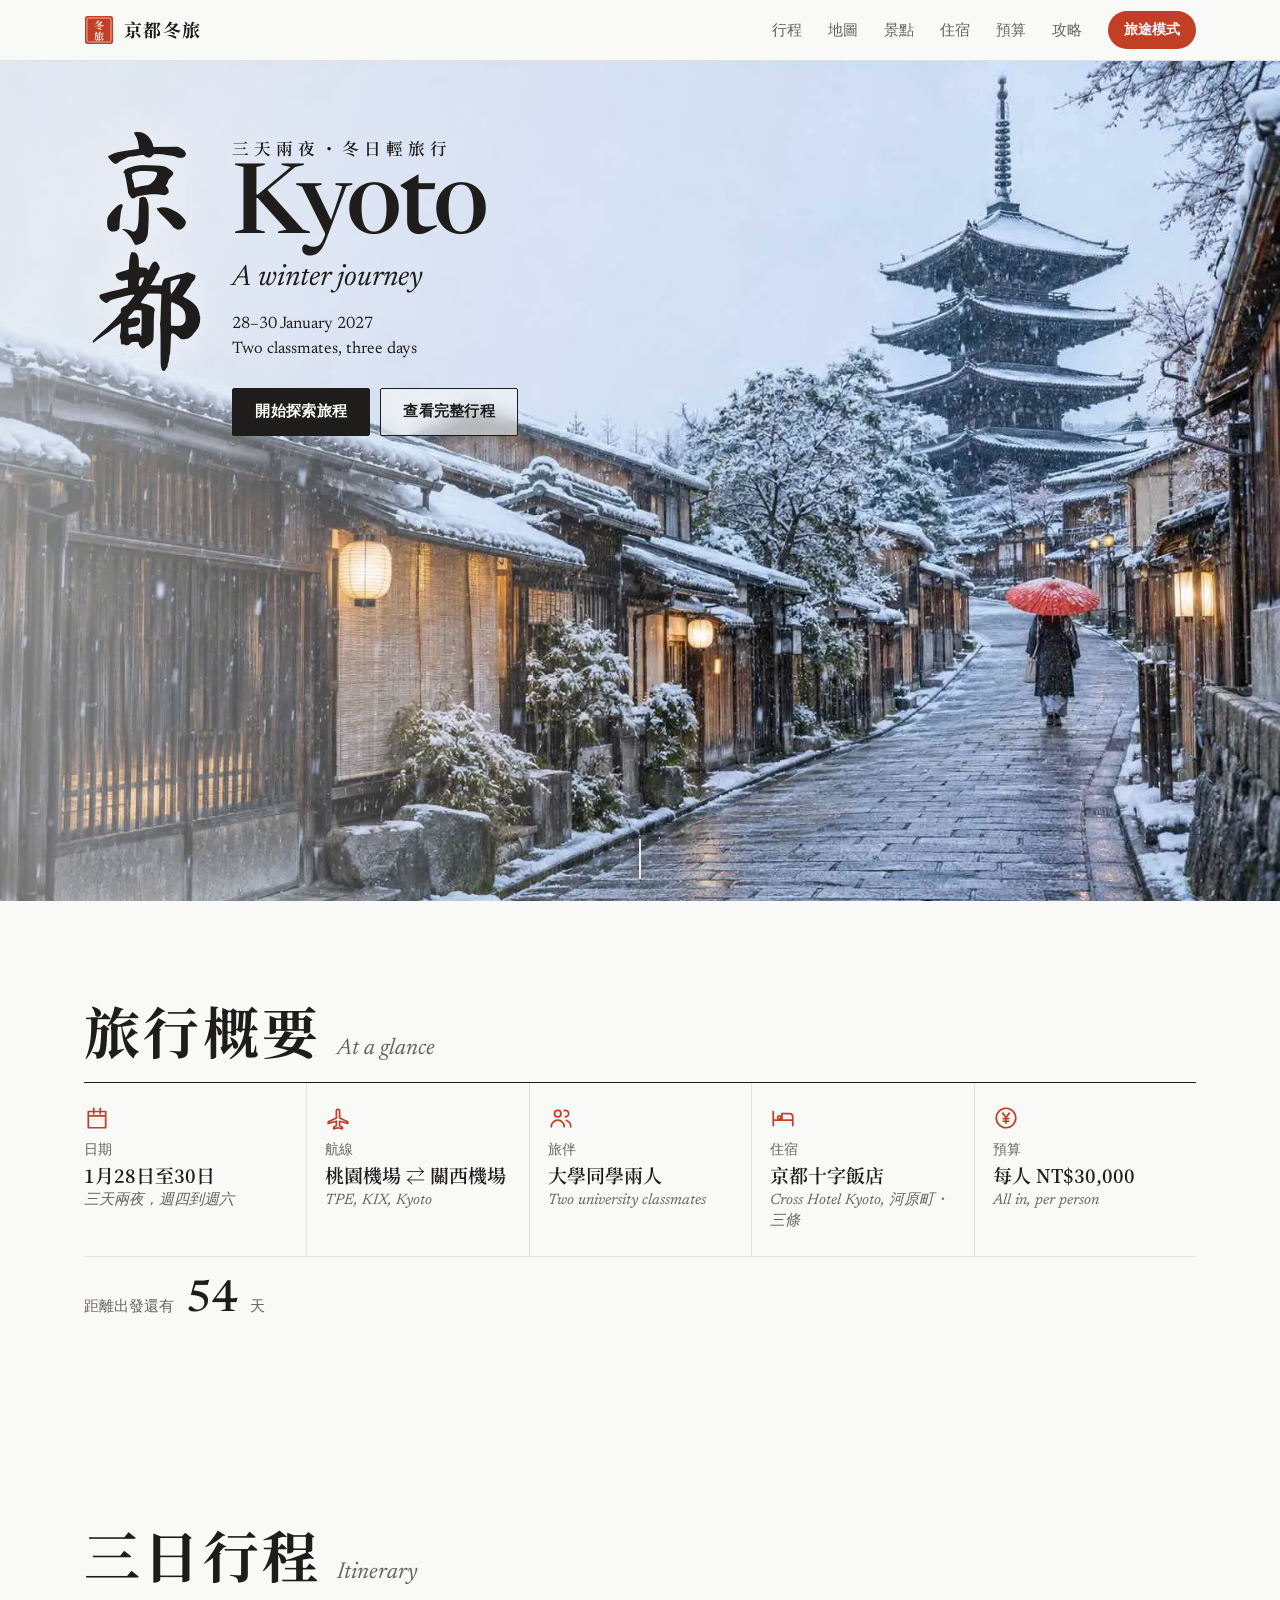
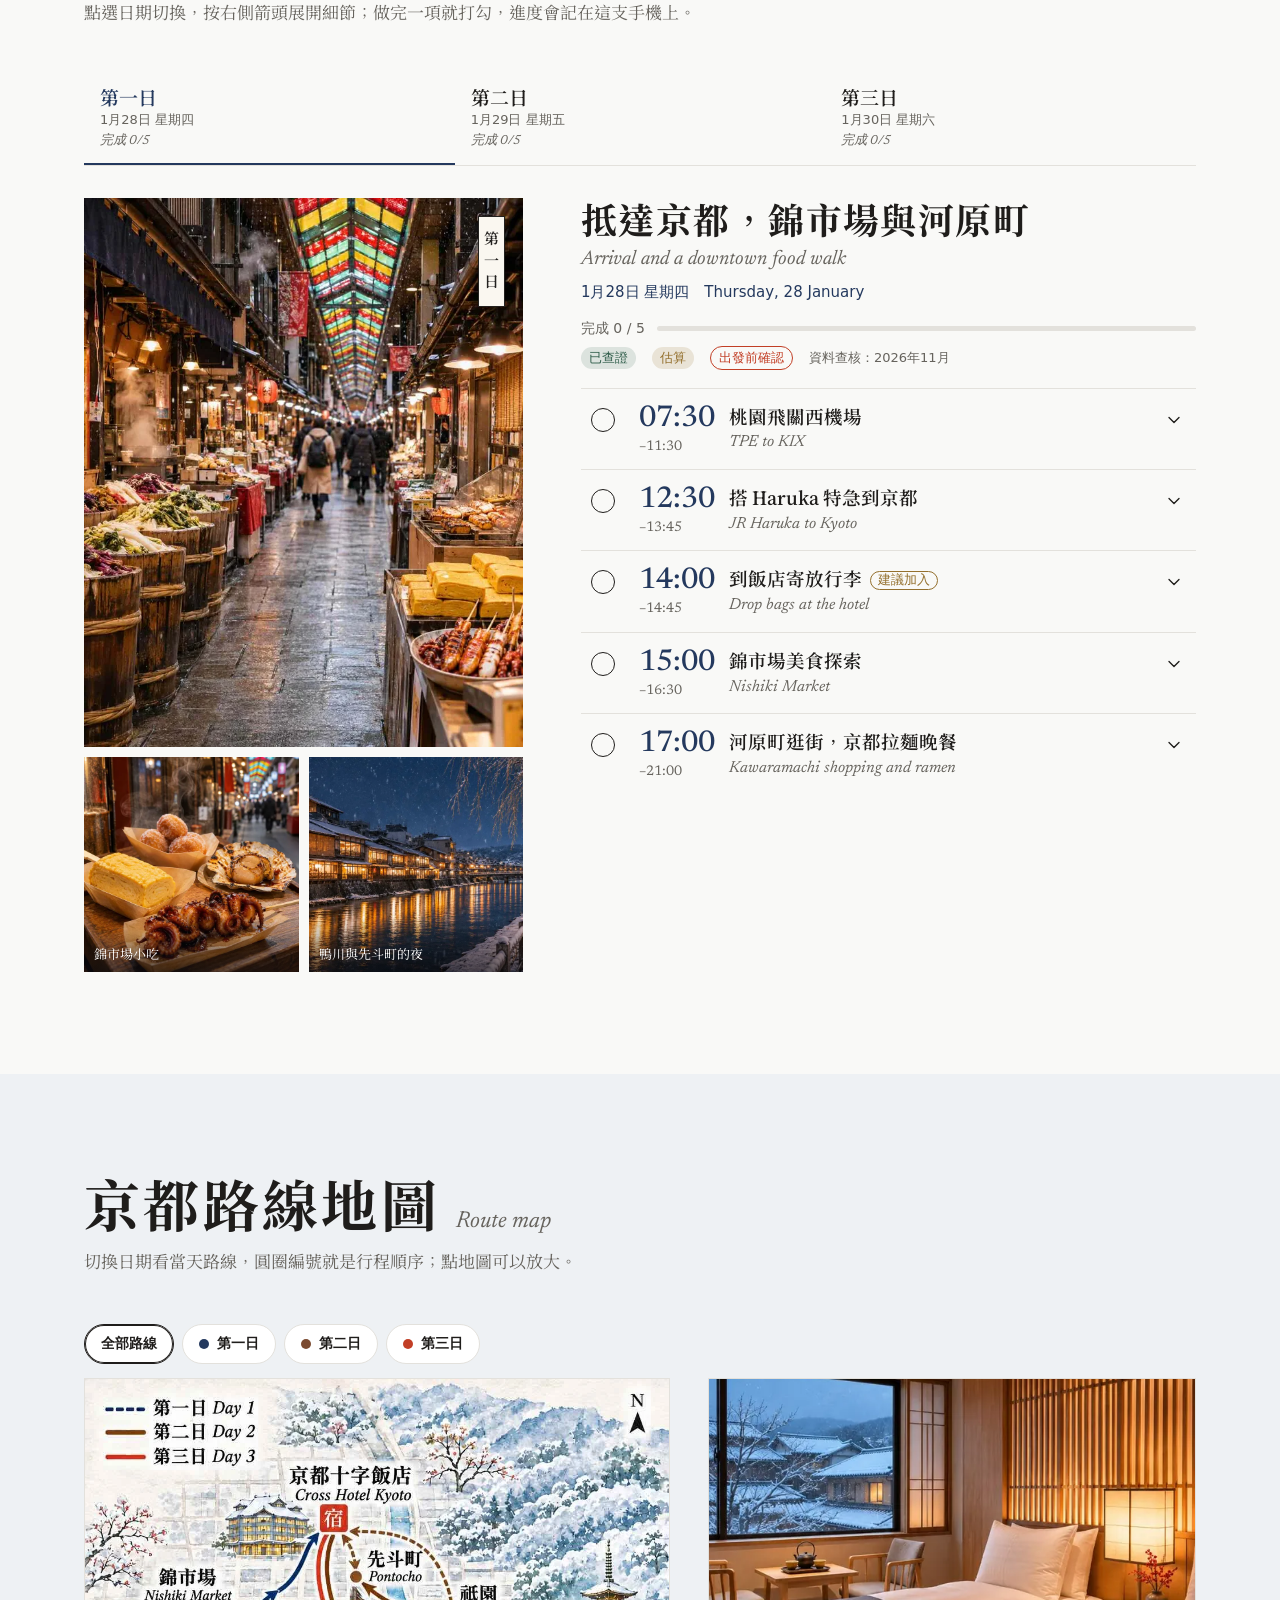
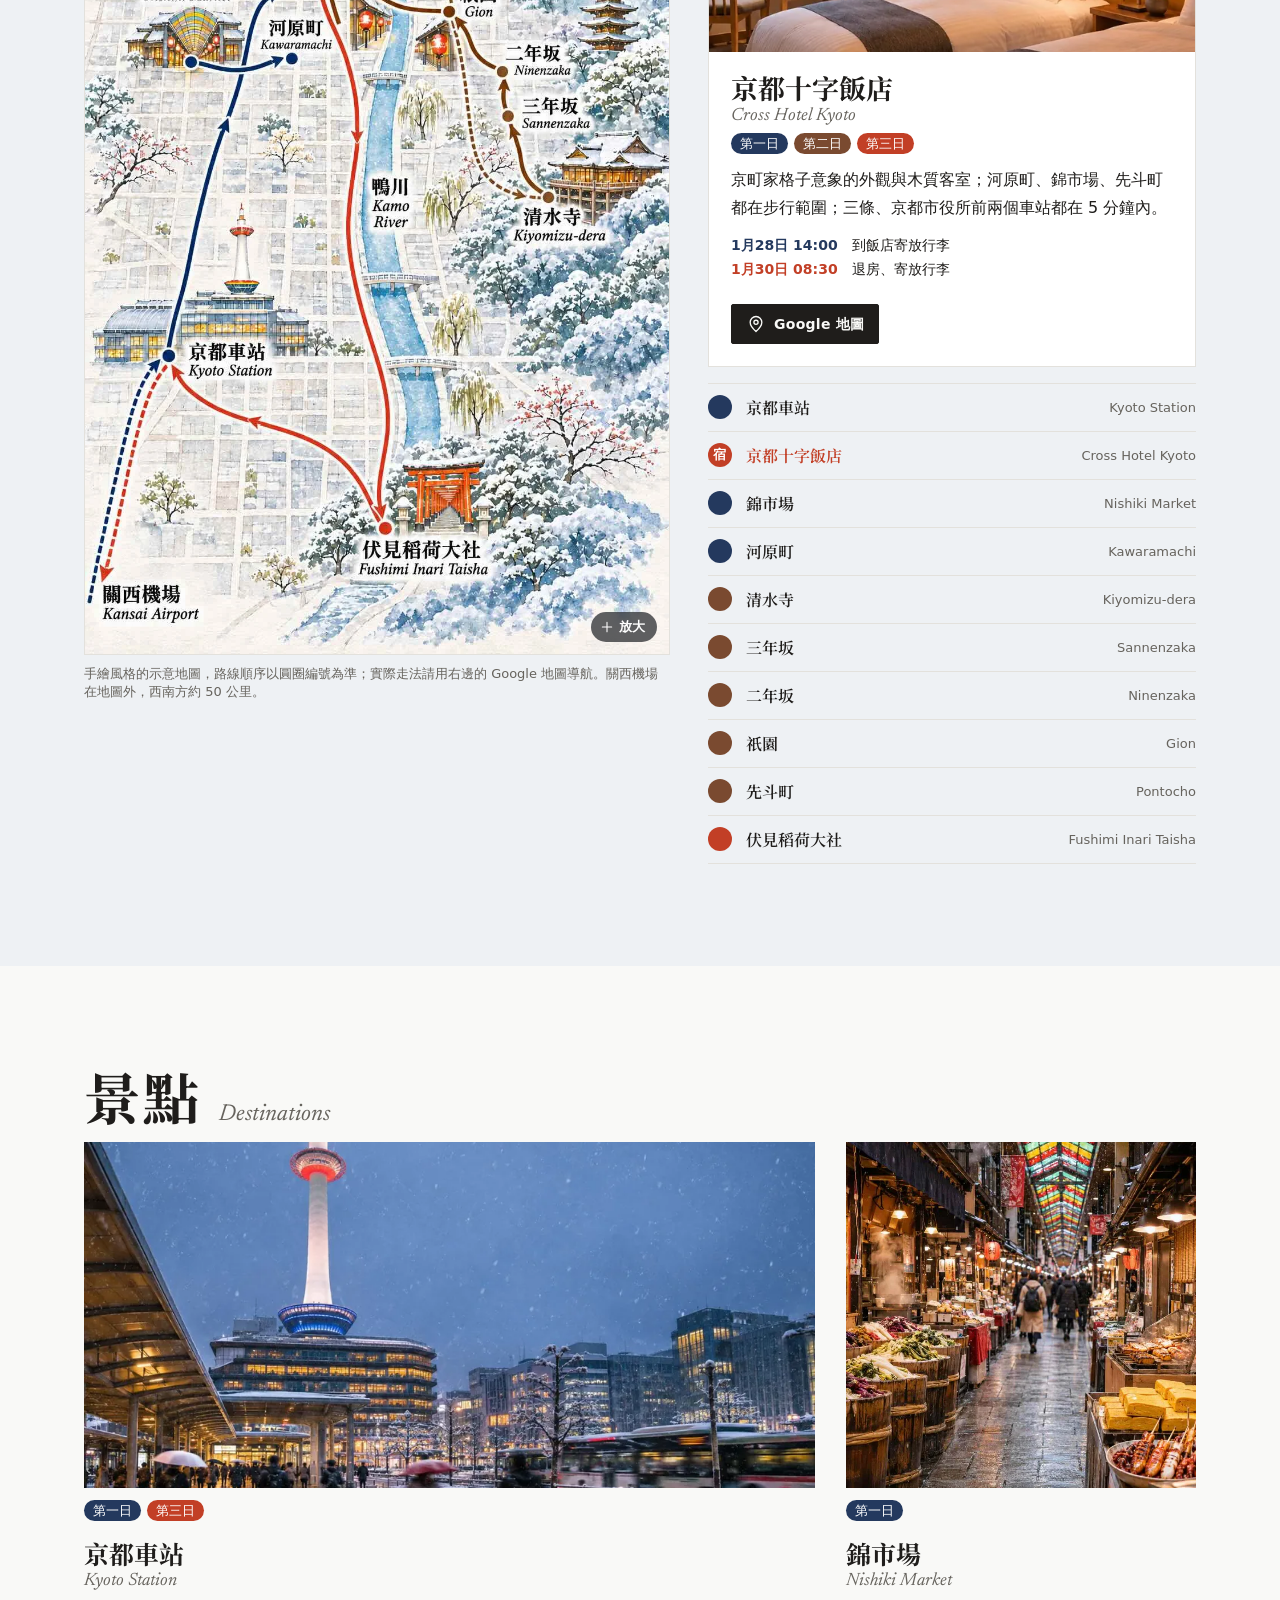
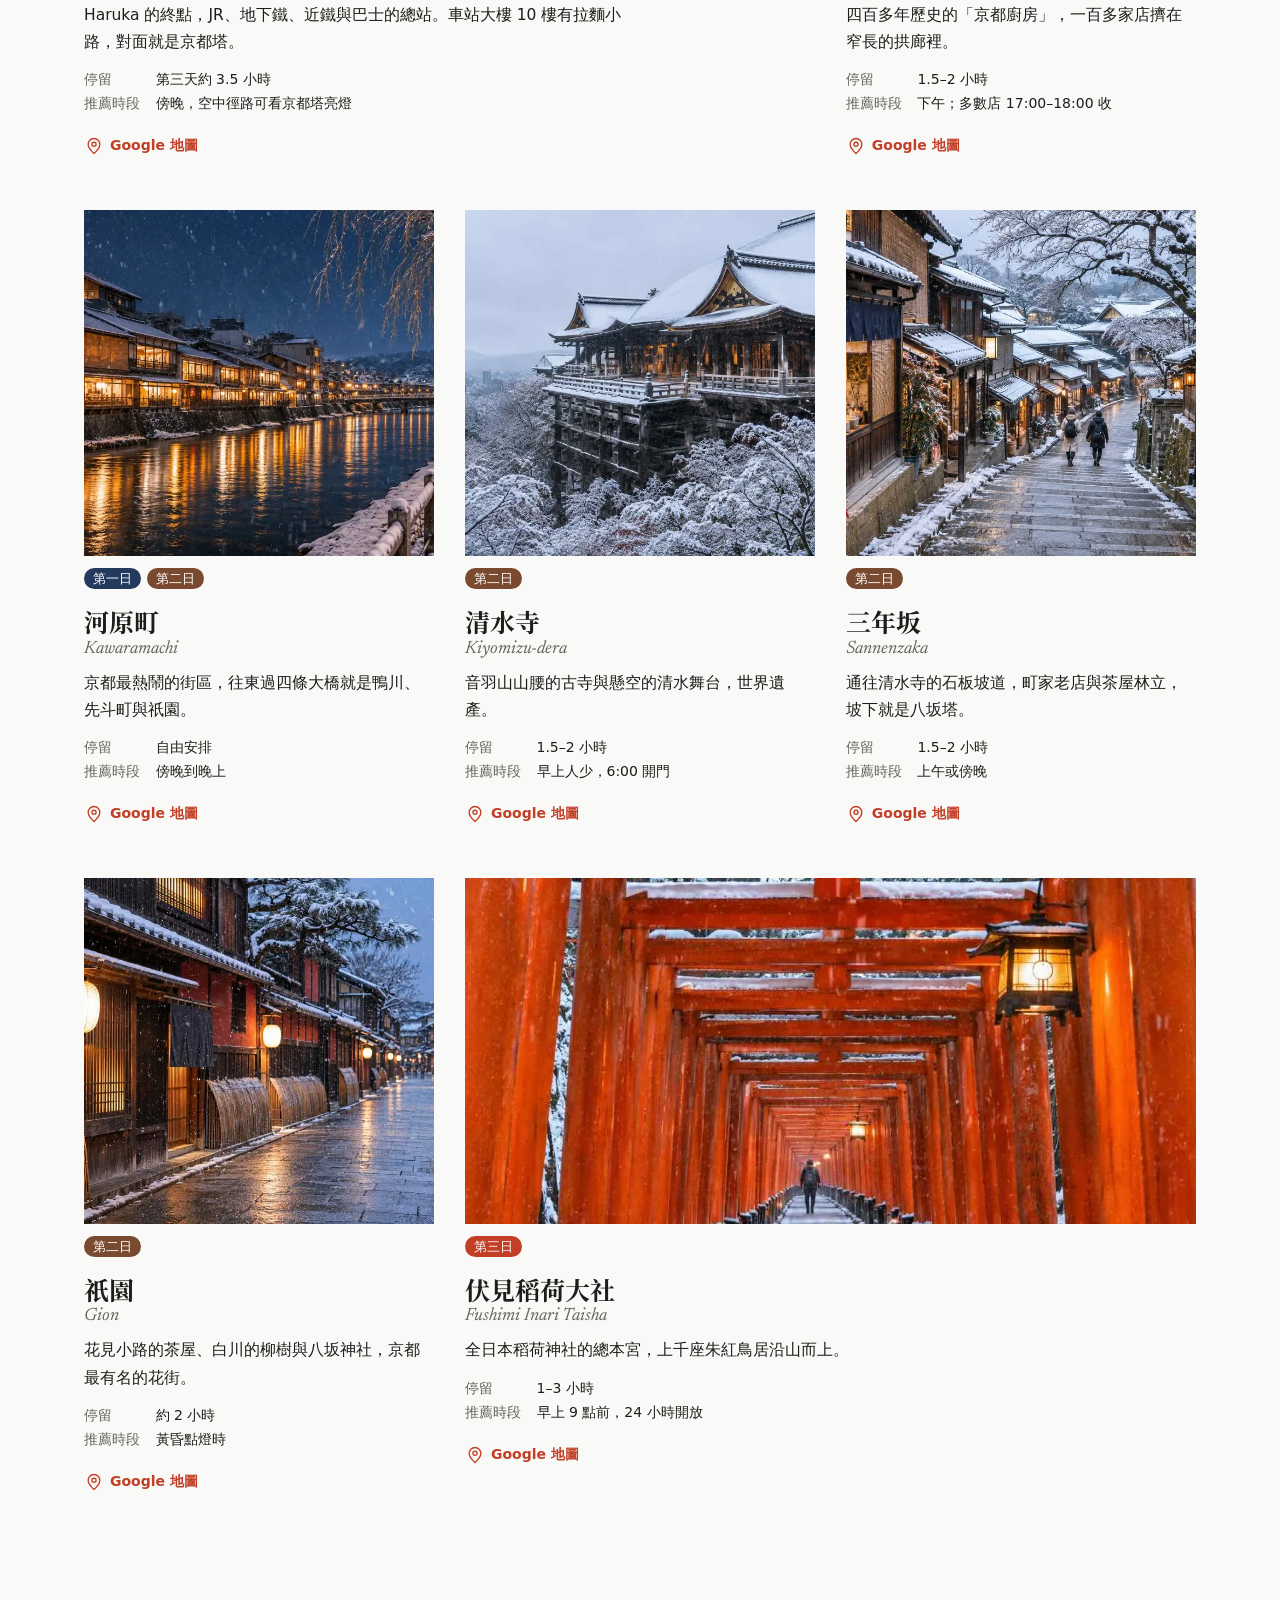
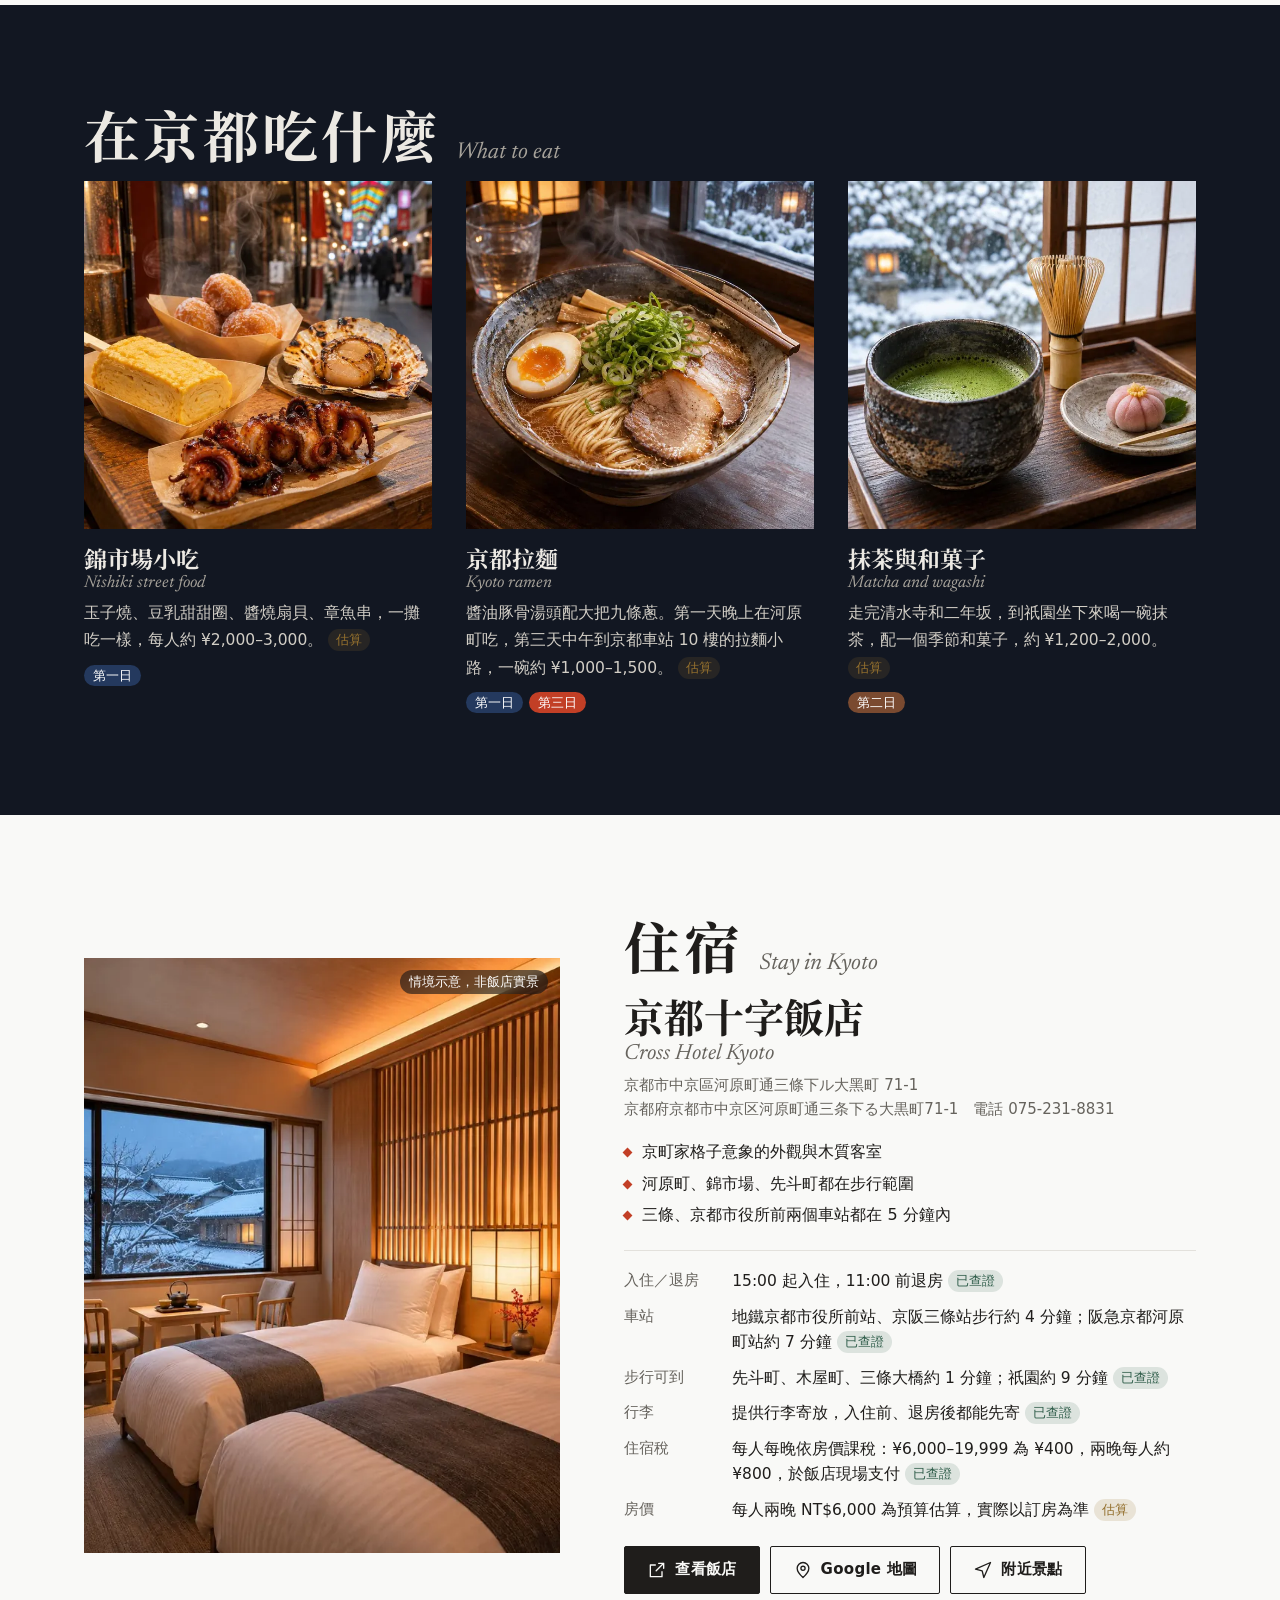
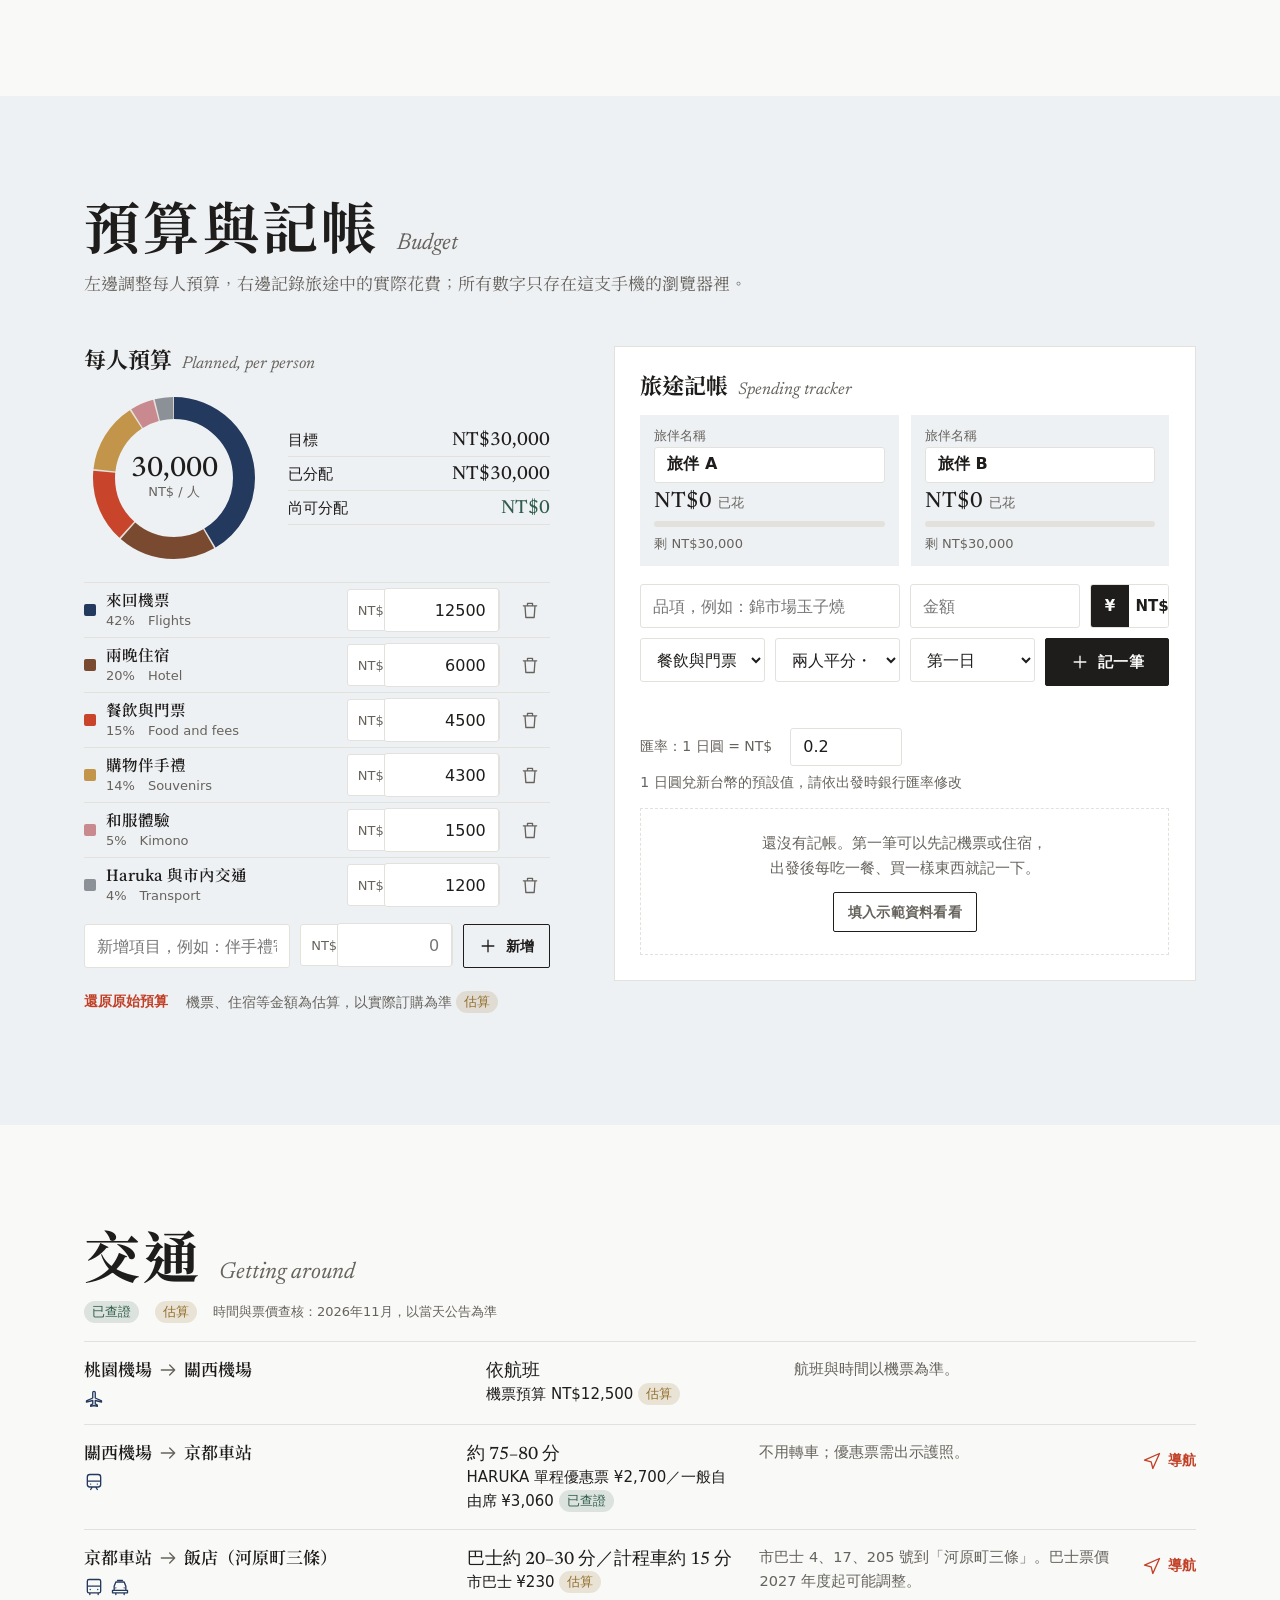
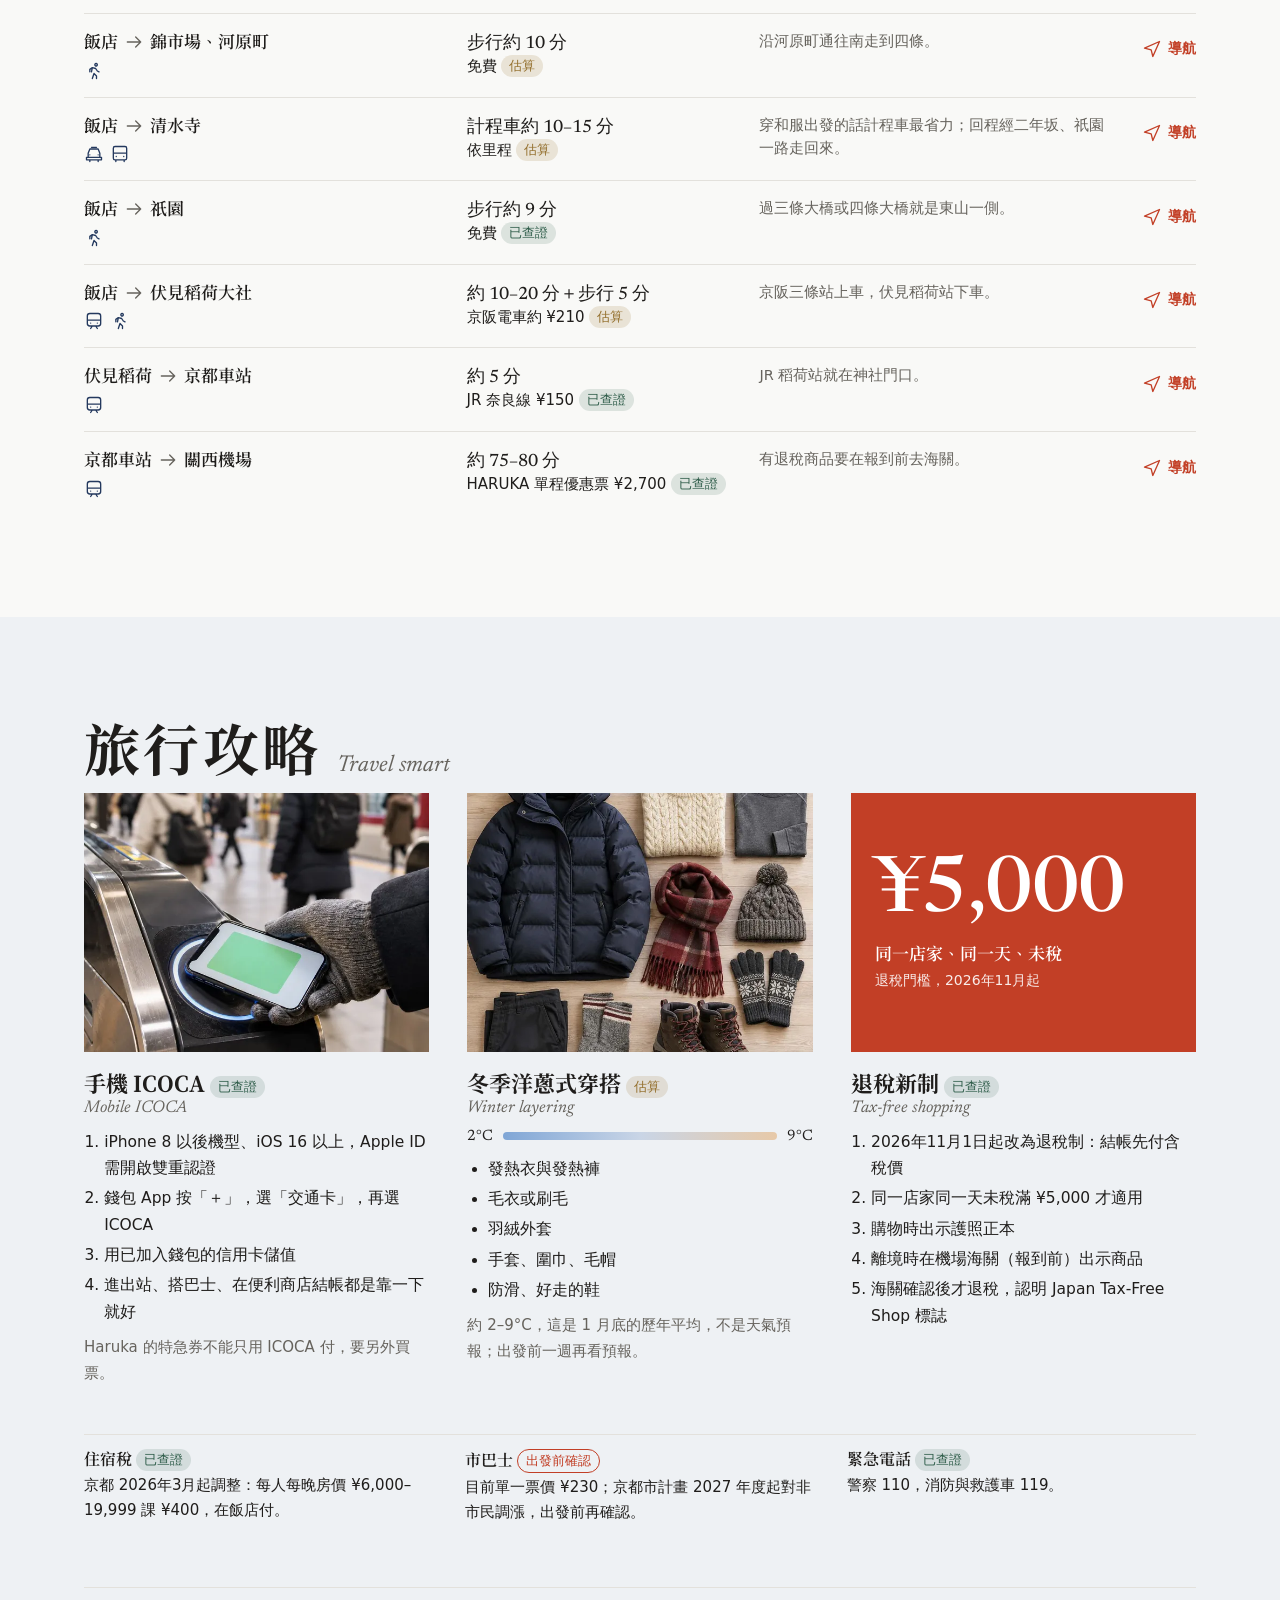
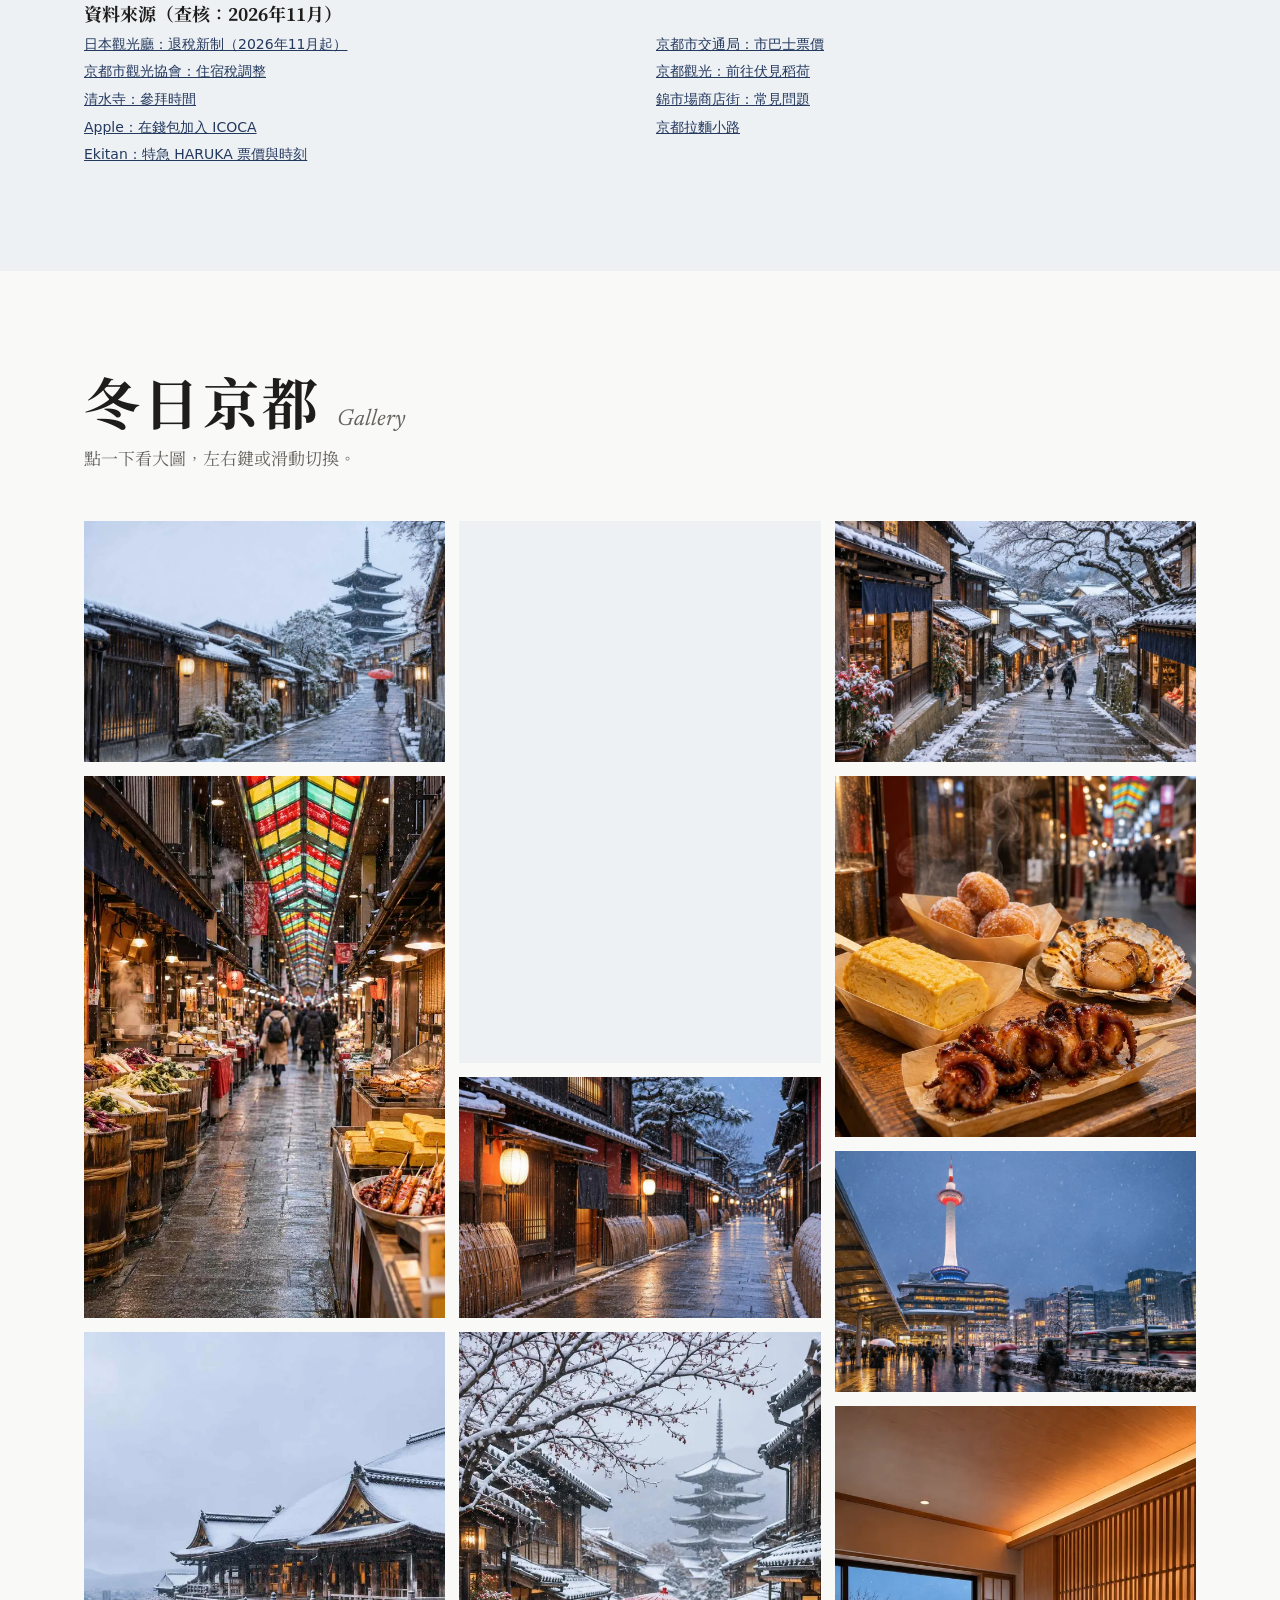
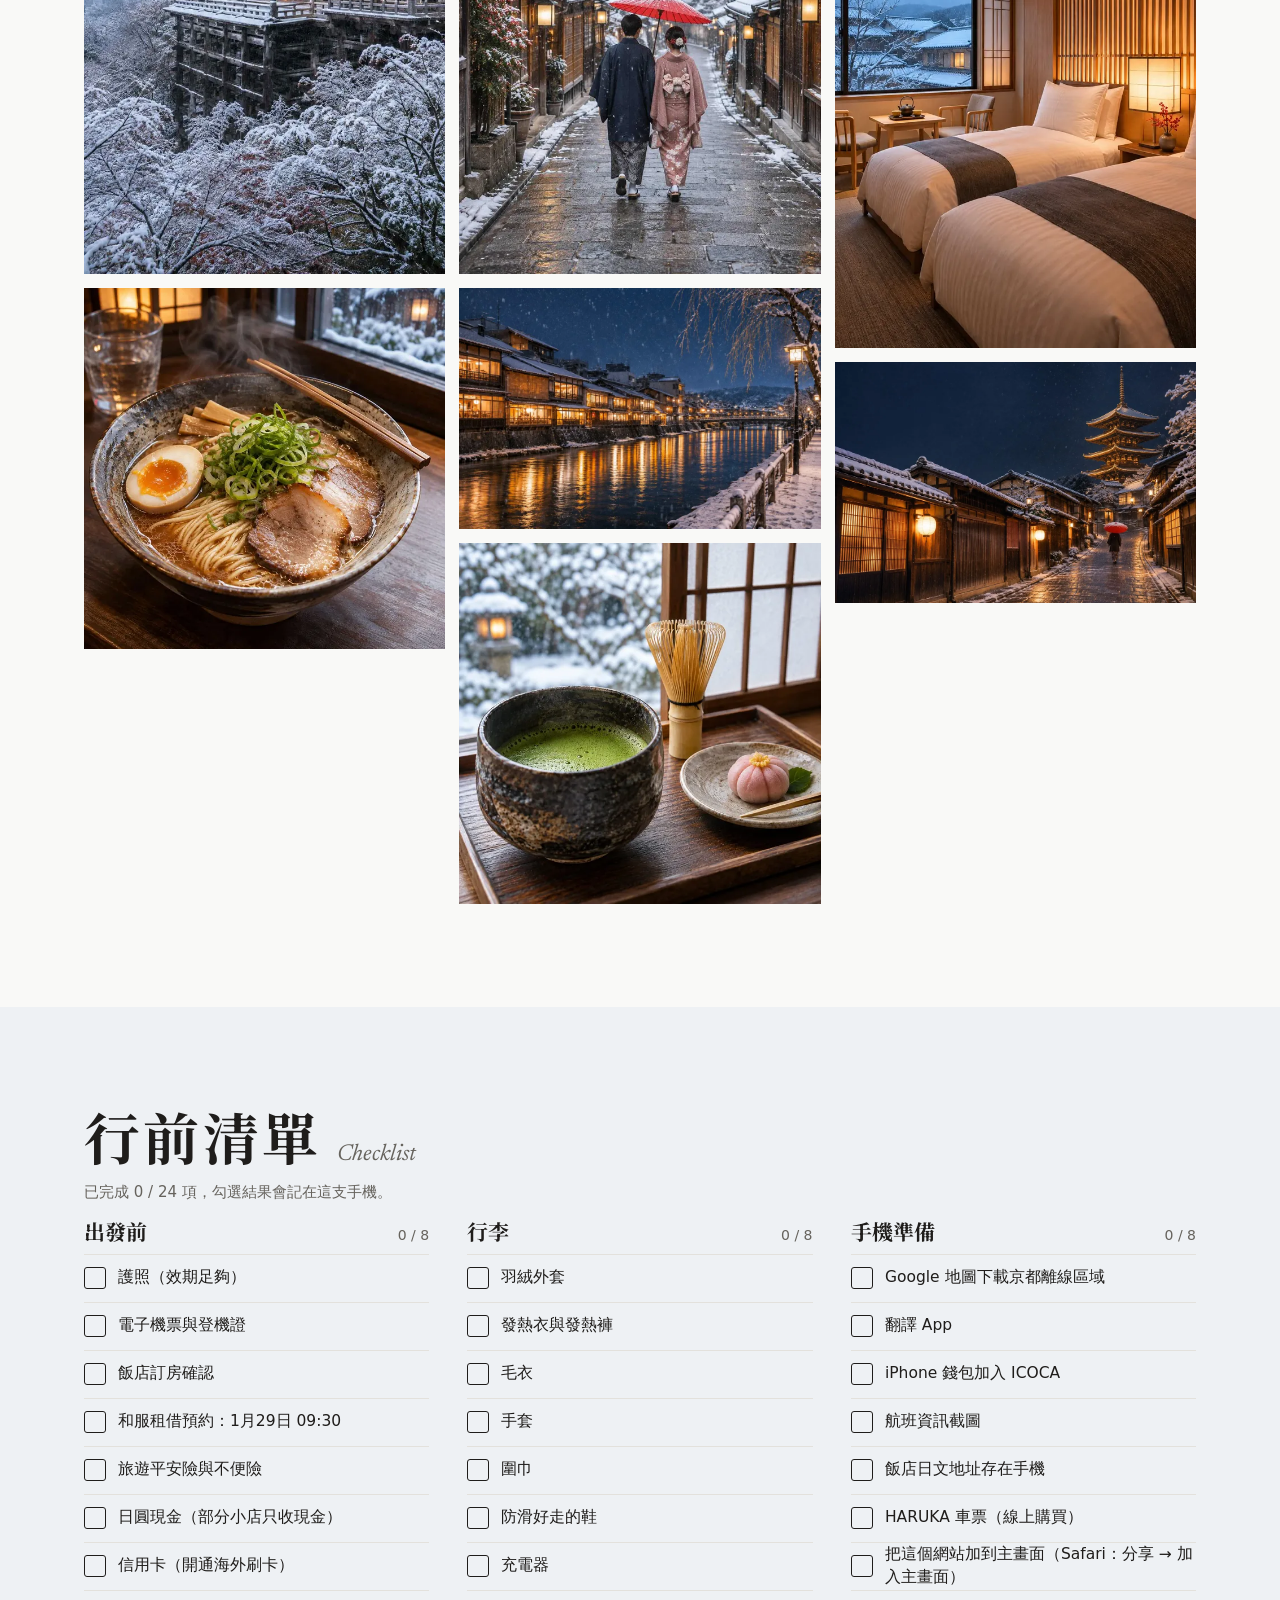
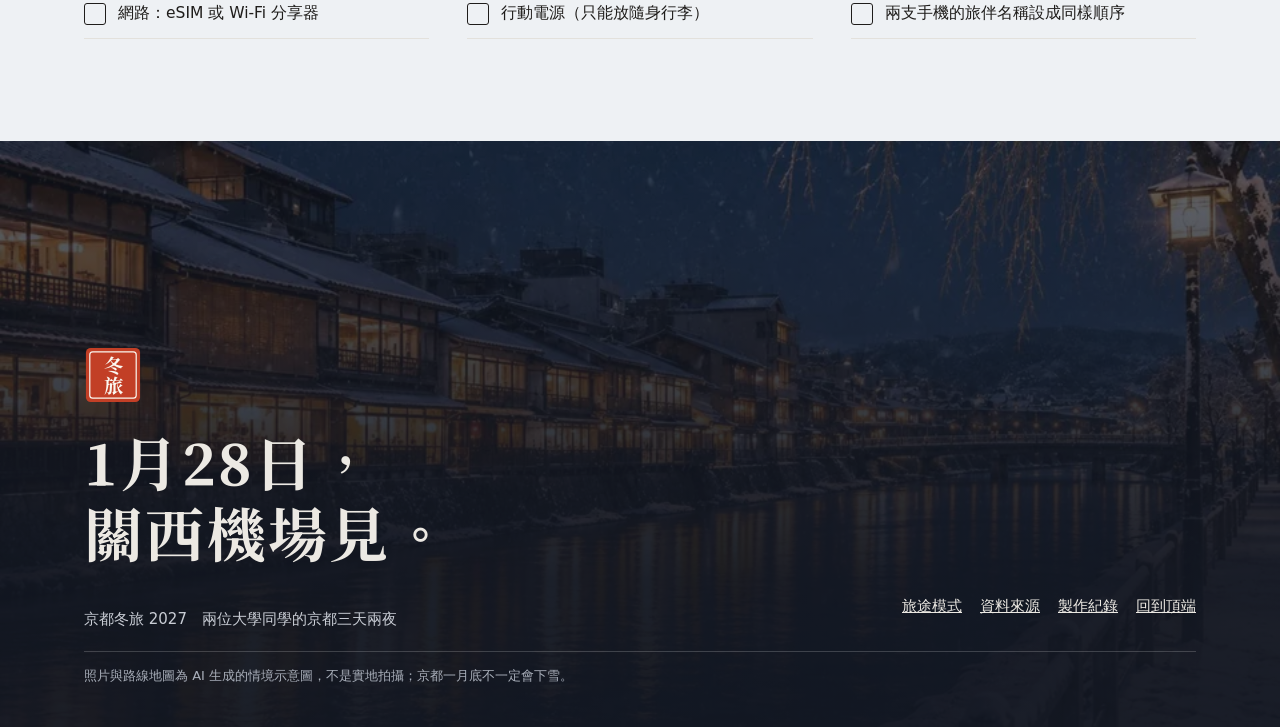
<file: index.html>
<!DOCTYPE html>
<html lang="zh-Hant">
<head>
<meta charset="utf-8">
<meta name="viewport" content="width=device-width, initial-scale=1">
<title>京都冬旅 2027</title>
<meta name="description" content="2027年1月28日至30日，兩位大學同學的京都三天兩夜：行程、地圖、預算記帳與旅途模式。">
<meta property="og:type" content="website">
<meta property="og:site_name" content="京都冬旅 2027">
<meta property="og:title" content="京都冬旅 2027｜三天兩夜・冬日輕旅行">
<meta property="og:description" content="1月28日至30日的京都行程、路線地圖、兩人記帳與旅途模式。">
<meta property="og:url" content="https://netaaron.github.io/kyoto-winter-2027/">
<meta property="og:image" content="https://netaaron.github.io/kyoto-winter-2027/assets/og.jpg">
<meta property="og:image:width" content="1200">
<meta property="og:image:height" content="630">
<meta property="og:image:alt" content="雪中的八坂塔與京都石板坡道，寫著「京都 Kyoto A winter journey」">
<meta name="twitter:card" content="summary_large_image">
<meta name="theme-color" content="#F9F9F7" media="(prefers-color-scheme: light)">
<meta name="theme-color" content="#111318" media="(prefers-color-scheme: dark)">
<meta name="apple-mobile-web-app-title" content="京都冬旅">
<link rel="manifest" href="manifest.webmanifest">
<link rel="icon" type="image/png" sizes="48x48" href="assets/icons/favicon-48.png">
<link rel="apple-touch-icon" href="assets/icons/apple-touch-icon.png">
<link rel="preload" href="assets/fonts/chiron-sung-sub.woff2" as="font" type="font/woff2" crossorigin>
<link rel="preload" href="assets/photos/hero-pagoda-1536.webp" as="image" media="(min-width: 1025px)">
<link rel="stylesheet" href="assets/css/style.css">
</head>
<body>
<a class="skip" href="#overview">跳到主要內容</a>

<header class="nav" id="nav">
  <div class="wrap navin">
    <a class="brand" href="#top" aria-label="京都冬旅，回到首頁"><svg viewBox="0 0 120 120" xmlns="http://www.w3.org/2000/svg" role="img" aria-label="印章 冬旅"><rect x="4" y="4" width="112" height="112" rx="10" style="fill:var(--shu,#CF4A2C)"/><rect x="12" y="12" width="96" height="96" rx="6" fill="none" stroke="#FBF7F0" stroke-width="2.5"/><text x="60" y="56" text-anchor="middle" font-size="40" font-family="Chiron Sung HK, Noto Serif TC, serif" font-weight="700" fill="#FBF7F0">冬</text><text x="60" y="98" text-anchor="middle" font-size="40" font-family="Chiron Sung HK, Noto Serif TC, serif" font-weight="700" fill="#FBF7F0">旅</text></svg><span>京都冬旅</span></a>
    <nav id="menu" aria-label="主選單">
      <ul>
        <li><a href="#itinerary" data-s="itinerary">行程</a></li>
        <li><a href="#map" data-s="map">地圖</a></li>
        <li><a href="#places" data-s="places">景點</a></li>
        <li><a href="#stay" data-s="stay">住宿</a></li>
        <li><a href="#budget" data-s="budget">預算</a></li>
        <li><a href="#smart" data-s="smart">攻略</a></li>
      </ul>
    </nav>
    <a class="modebtn" id="modeBtn" href="#travel">旅途模式</a>
    <button class="burger" id="burger" type="button" aria-expanded="false" aria-controls="menu" aria-label="開啟選單"><svg viewBox="0 0 24 24"><path d="M4 7h16M4 12h16M4 17h16"/></svg></button>
  </div>
</header>

<div id="journal">
  <section class="hero" id="top" aria-label="封面">
    <div class="hero-img" role="img" aria-label="雪中的八坂塔與二年坂，一位撐紅傘的行人走上坡道"></div>
    <div class="hero-shade" aria-hidden="true"></div>
    <canvas id="snow" aria-hidden="true"></canvas>
    <div class="wrap hero-copy">
      <h1 class="brush">京都</h1>
      <div class="hero-side">
        <p class="kicker">三天兩夜・冬日輕旅行</p>
        <p class="kyoto">Kyoto</p>
        <p class="journey">A winter journey</p>
        <p class="hmeta">28–30 January 2027<br>Two classmates, three days</p>
        <div class="cta"><a class="btn solid" href="#overview">開始探索旅程</a><a class="btn glass" href="#itinerary">查看完整行程</a></div>
      </div>
    </div>
    <a class="cue" href="#overview" aria-label="往下看旅行概要"><i></i></a>
  </section>

  <section class="band" id="overview" aria-labelledby="h-overview">
    <div class="wrap">
      <div class="sh"><h2 id="h-overview">旅行概要</h2><span>At a glance</span></div>
      <div id="overviewBox"></div>
    </div>
  </section>

  <section class="band" id="itinerary" aria-labelledby="h-it">
    <div class="wrap">
      <div class="sh"><h2 id="h-it">三日行程</h2><span>Itinerary</span></div>
      <p class="lead">點選日期切換，按右側箭頭展開細節；做完一項就打勾，進度會記在這支手機上。</p>
      <div id="itBox"></div>
    </div>
  </section>

  <section class="band tint" id="map" aria-labelledby="h-map">
    <div class="wrap">
      <div class="sh"><h2 id="h-map">京都路線地圖</h2><span>Route map</span></div>
      <p class="lead">切換日期看當天路線，圓圈編號就是行程順序；點地圖可以放大。</p>
      <div id="mapBox"></div>
    </div>
  </section>

  <section class="band" id="places" aria-labelledby="h-places">
    <div class="wrap">
      <div class="sh"><h2 id="h-places">景點</h2><span>Destinations</span></div>
      <div id="placesBox"></div>
    </div>
  </section>

  <section class="band ink" id="food" aria-labelledby="h-food">
    <div class="wrap">
      <div class="sh"><h2 id="h-food">在京都吃什麼</h2><span>What to eat</span></div>
      <div id="foodBox"></div>
    </div>
  </section>

  <section class="band" id="stay" aria-labelledby="h-stay">
    <div class="wrap" id="stayBox"></div>
  </section>

  <section class="band tint" id="budget" aria-labelledby="h-budget">
    <div class="wrap">
      <div class="sh"><h2 id="h-budget">預算與記帳</h2><span>Budget</span></div>
      <p class="lead">左邊調整每人預算，右邊記錄旅途中的實際花費；所有數字只存在這支手機的瀏覽器裡。</p>
      <div id="budgetBox"></div>
    </div>
  </section>

  <section class="band" id="transport" aria-labelledby="h-tr">
    <div class="wrap">
      <div class="sh"><h2 id="h-tr">交通</h2><span>Getting around</span></div>
      <div id="trBox"></div>
    </div>
  </section>

  <section class="band tint" id="smart" aria-labelledby="h-smart">
    <div class="wrap">
      <div class="sh"><h2 id="h-smart">旅行攻略</h2><span>Travel smart</span></div>
      <div id="smartBox"></div>
    </div>
  </section>

  <section class="band" id="gallery" aria-labelledby="h-gal">
    <div class="wrap">
      <div class="sh"><h2 id="h-gal">冬日京都</h2><span>Gallery</span></div>
      <p class="lead">點一下看大圖，左右鍵或滑動切換。</p>
      <div id="galBox"></div>
    </div>
  </section>

  <section class="band tint" id="checklist" aria-labelledby="h-cl">
    <div class="wrap">
      <div class="sh"><h2 id="h-cl">行前清單</h2><span>Checklist</span></div>
      <div id="clBox"></div>
    </div>
  </section>

  <footer class="foot">
    <div class="foot-img" aria-hidden="true"></div>
    <div class="wrap footin">
      <div class="fseal"><svg viewBox="0 0 120 120" xmlns="http://www.w3.org/2000/svg" role="img" aria-label="印章 冬旅"><rect x="4" y="4" width="112" height="112" rx="10" style="fill:var(--shu,#CF4A2C)"/><rect x="12" y="12" width="96" height="96" rx="6" fill="none" stroke="#FBF7F0" stroke-width="2.5"/><text x="60" y="56" text-anchor="middle" font-size="40" font-family="Chiron Sung HK, Noto Serif TC, serif" font-weight="700" fill="#FBF7F0">冬</text><text x="60" y="98" text-anchor="middle" font-size="40" font-family="Chiron Sung HK, Noto Serif TC, serif" font-weight="700" fill="#FBF7F0">旅</text></svg></div>
      <p class="fbig">1月28日，<br>關西機場見。</p>
      <p class="fs">京都冬旅 2027　兩位大學同學的京都三天兩夜</p>
      <div class="flinks"><a href="#travel">旅途模式</a><a href="#sources">資料來源</a><a href="https://netaaron.github.io/kyoto-winter-2027/making-of/">製作紀錄</a><a href="#top">回到頂端</a></div>
      <p class="fnote" id="photoNote"></p>
    </div>
  </footer>
</div>

<main id="travel" class="travel" hidden aria-label="旅途模式"></main>

<button class="totop" id="totop" type="button" aria-label="回到頂端"><svg viewBox="0 0 24 24"><path d="M12 19V5M5 12l7-7 7 7"/></svg><span>回到頂端</span></button>

<div class="lb" id="lb" hidden role="dialog" aria-modal="true" aria-label="照片大圖">
  <button class="lbx" id="lbClose" type="button" aria-label="關閉">×</button>
  <button class="lbp" id="lbPrev" type="button" aria-label="上一張">‹</button>
  <figure><img id="lbImg" alt=""><figcaption id="lbCap"></figcaption></figure>
  <button class="lbn" id="lbNext" type="button" aria-label="下一張">›</button>
</div>

<div class="phr" id="phrDlg" hidden></div>
<div class="sdlg" id="syncDlg" hidden></div>

<script src="assets/js/data.js"></script>
<script src="assets/js/app.js"></script>
</body>
</html>
</file>
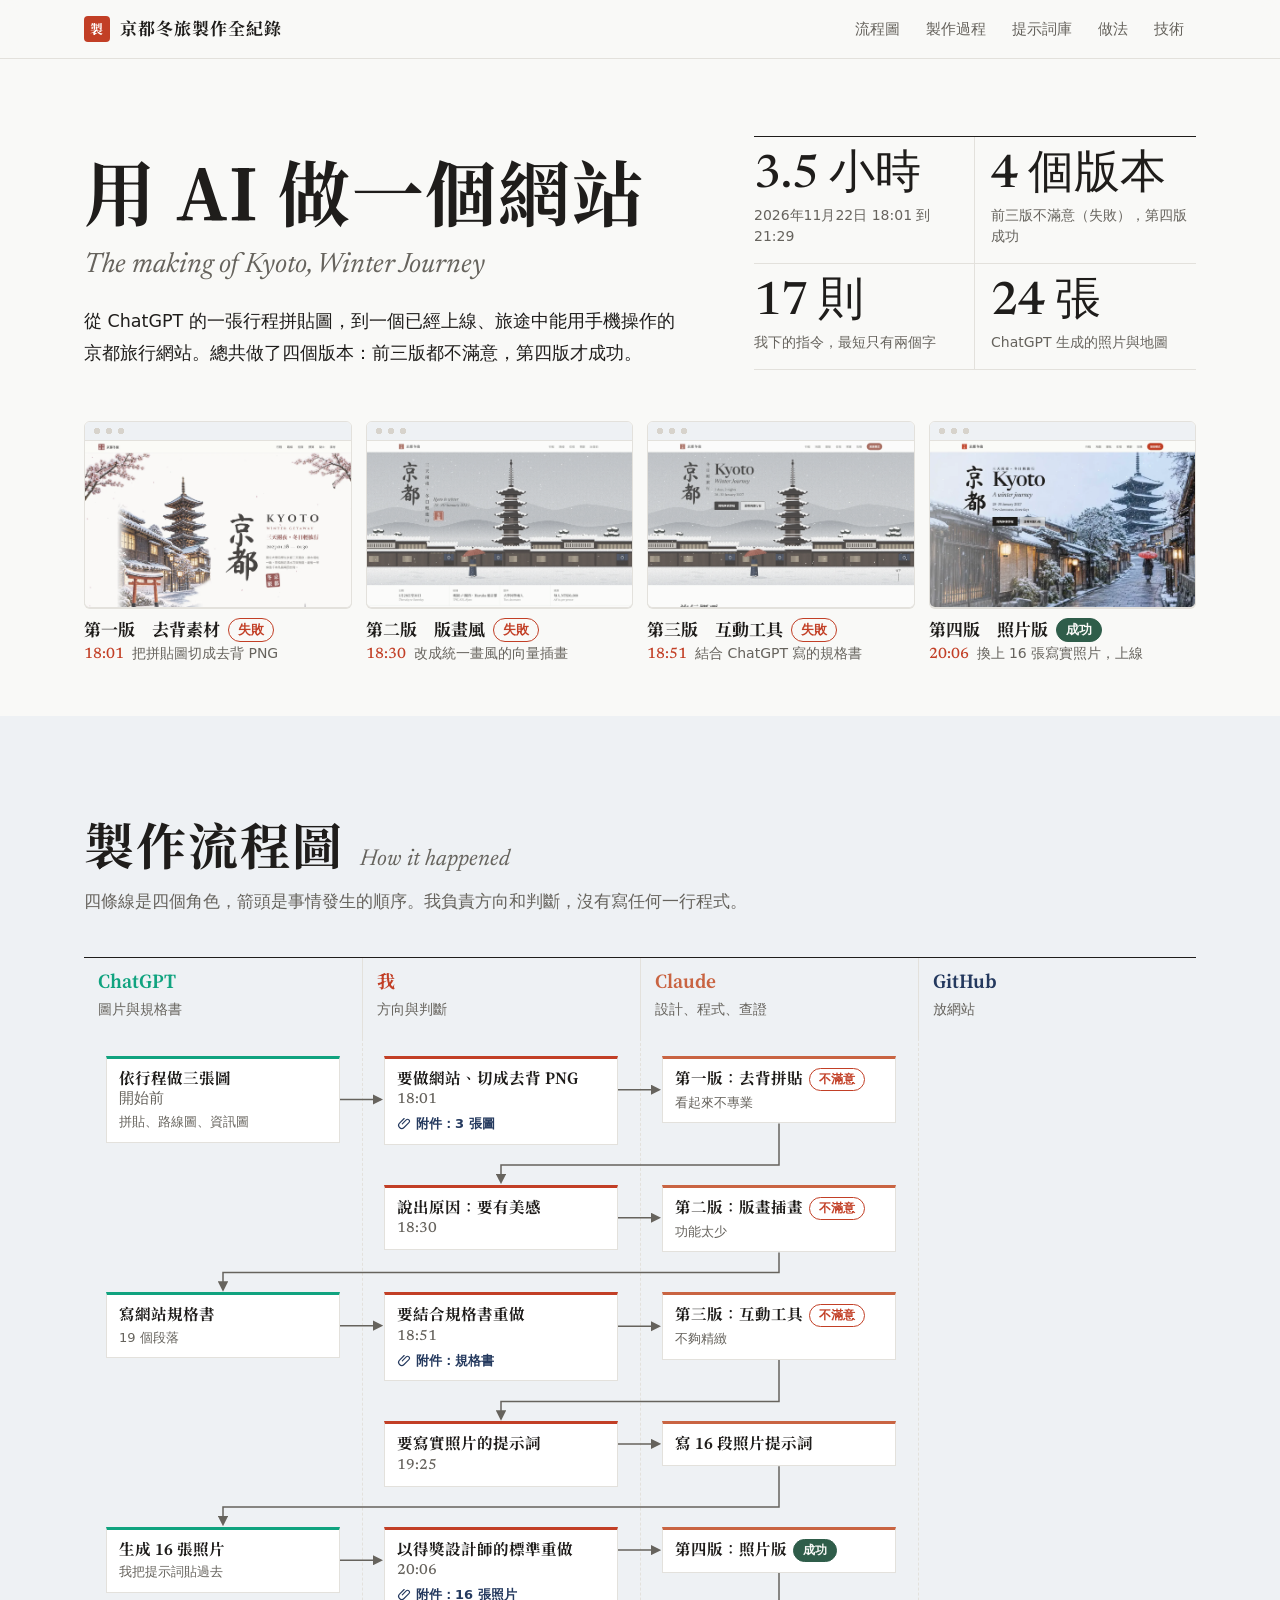
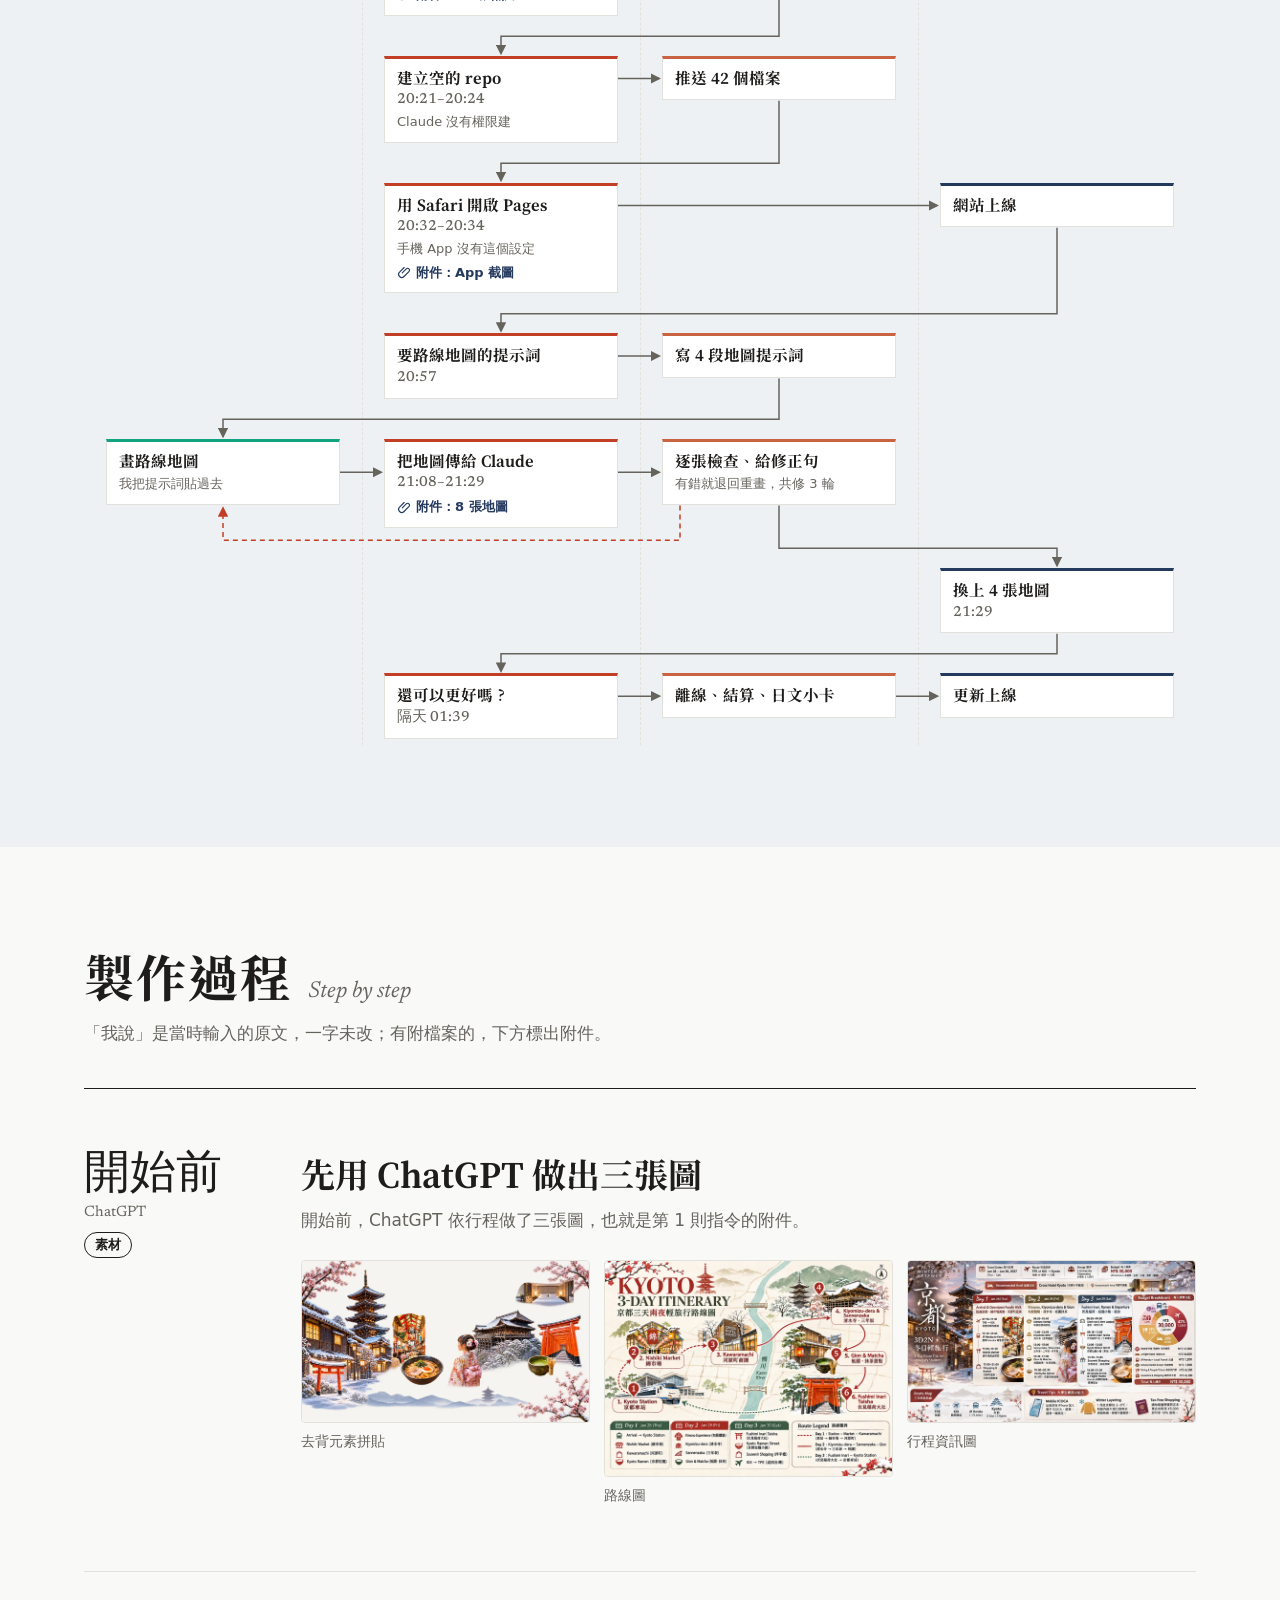
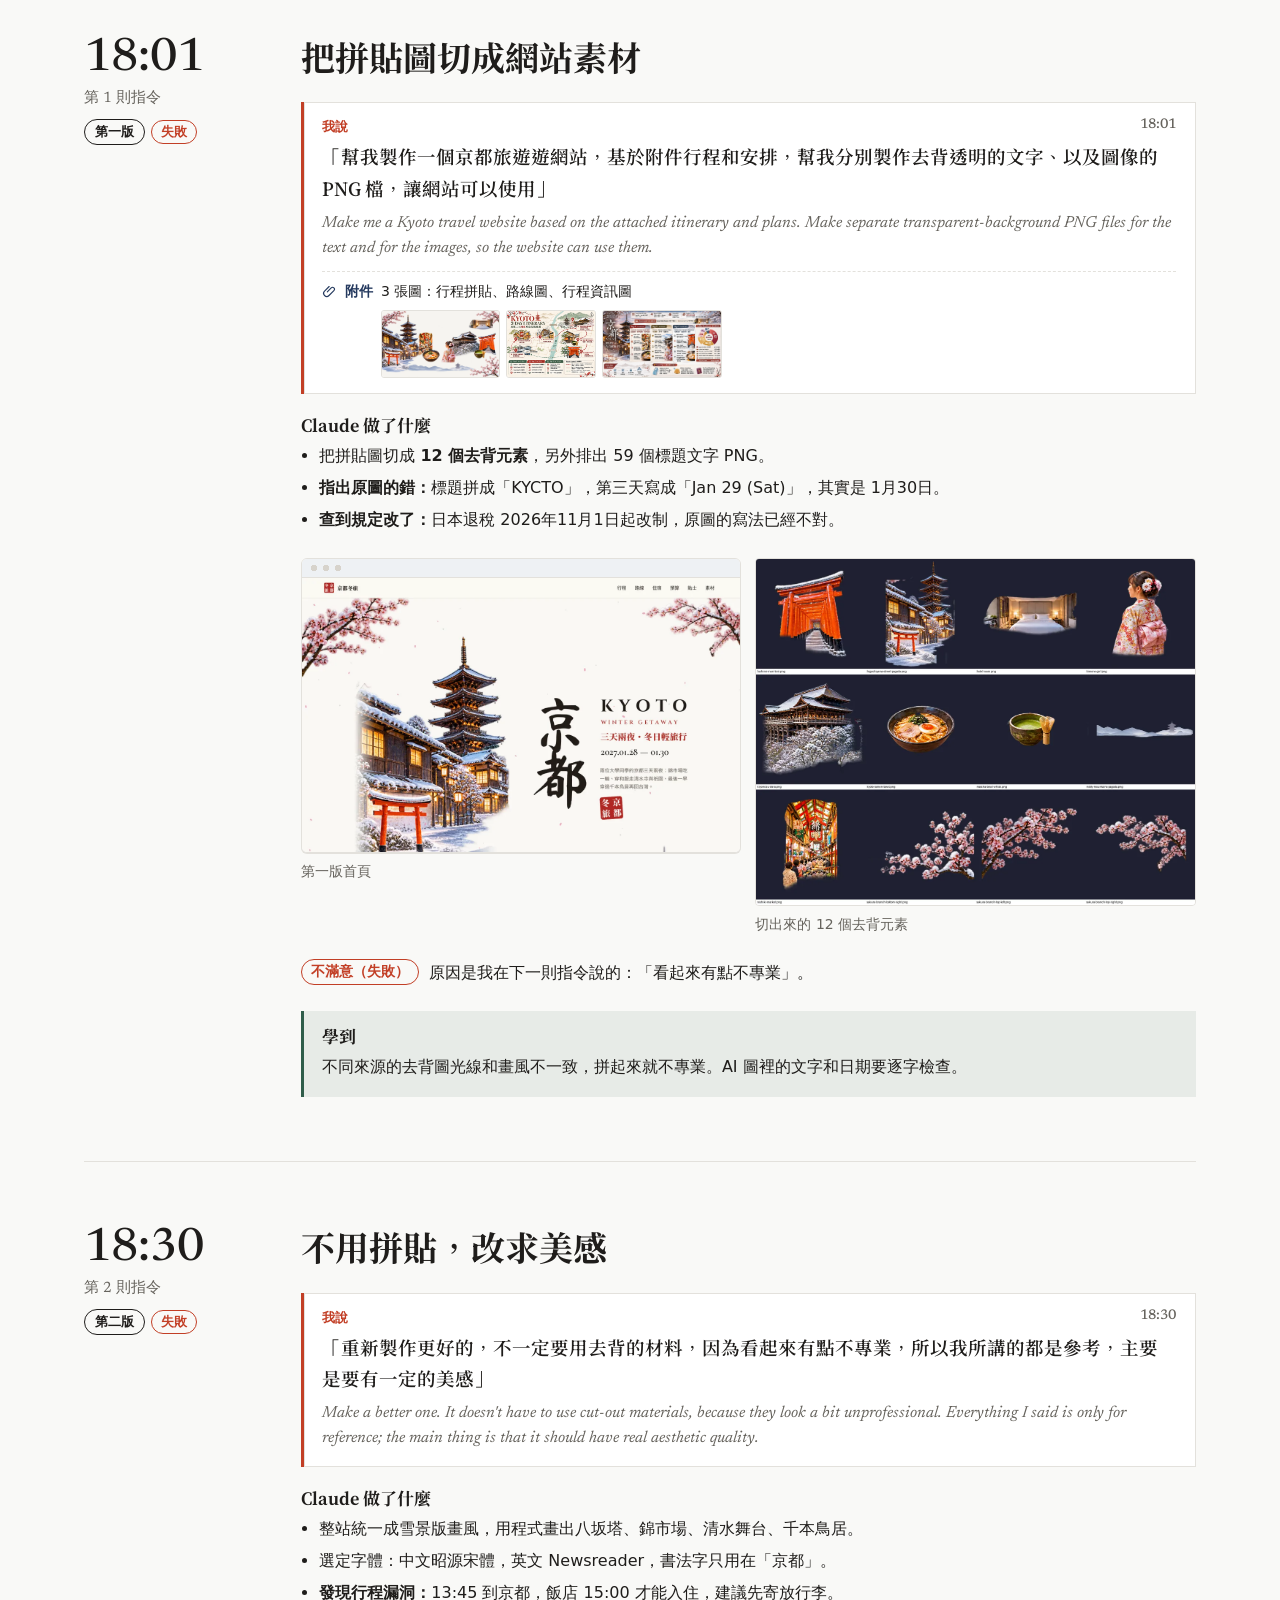
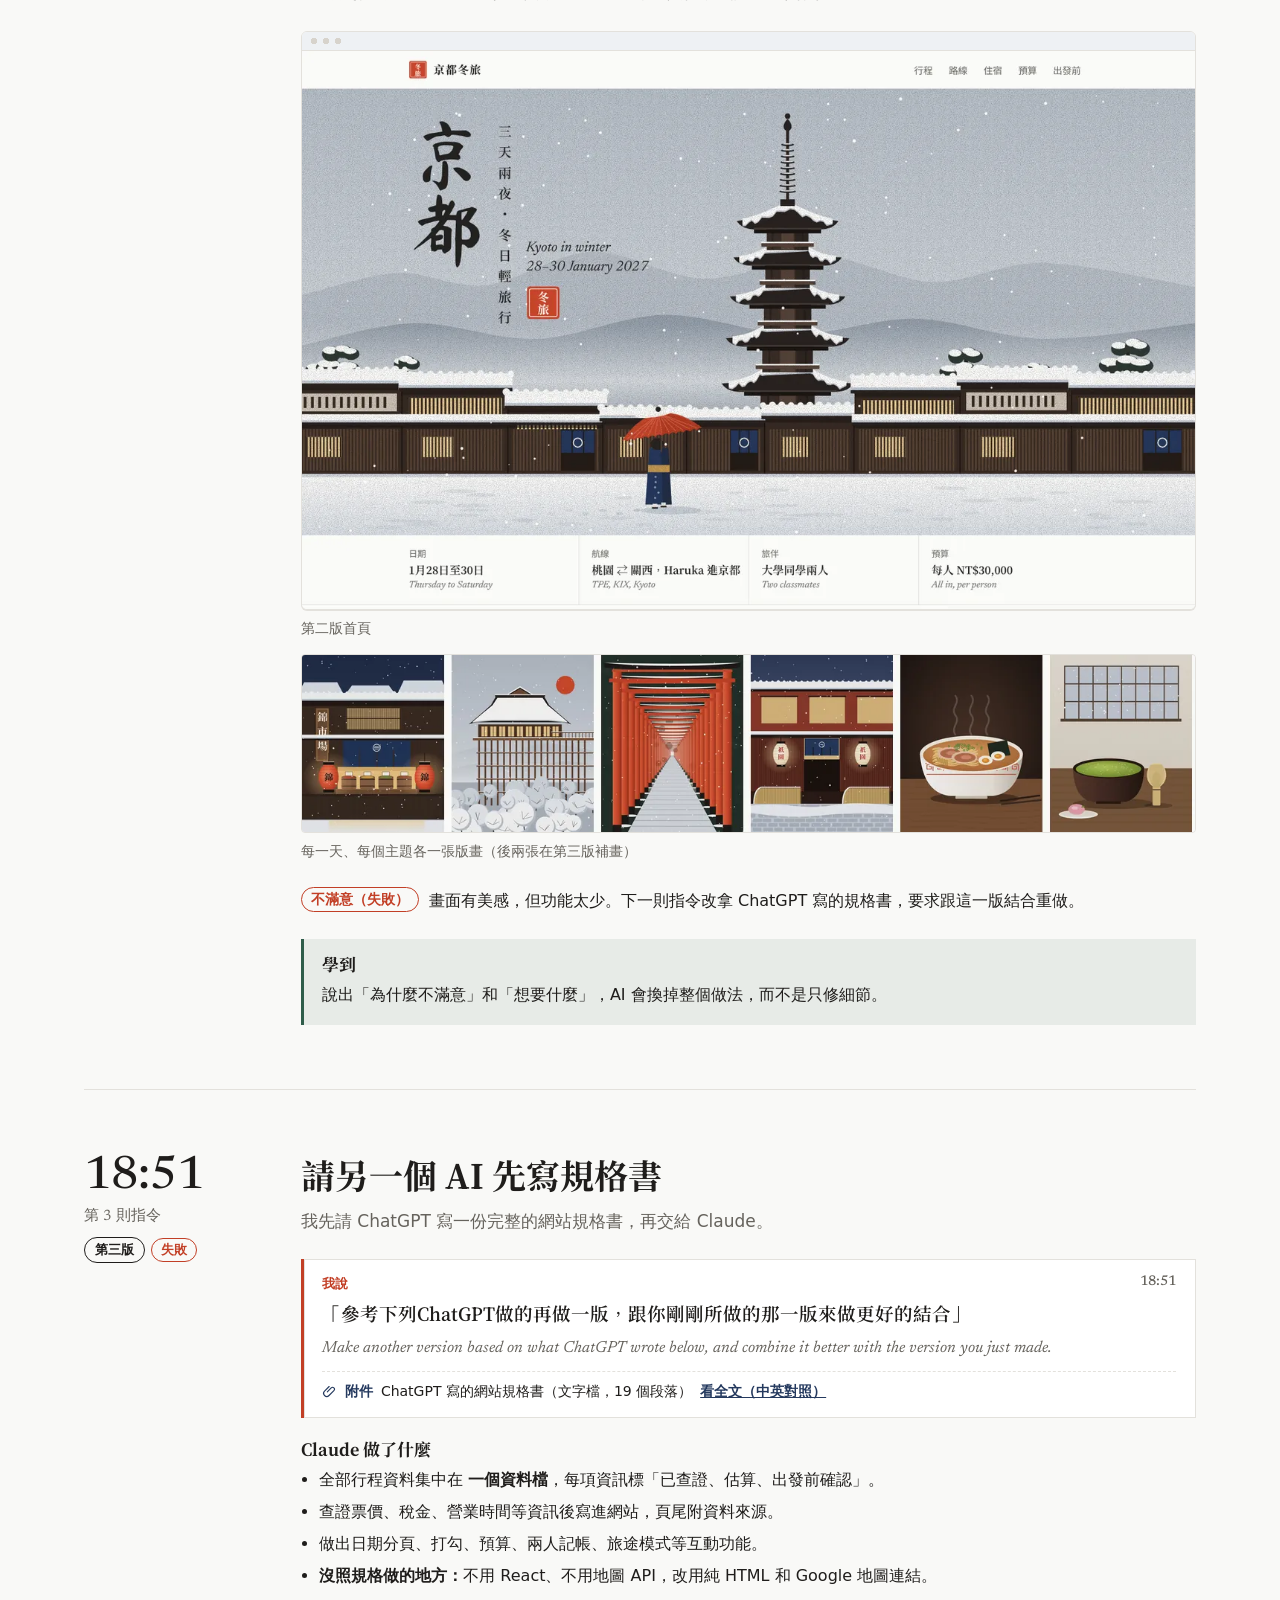
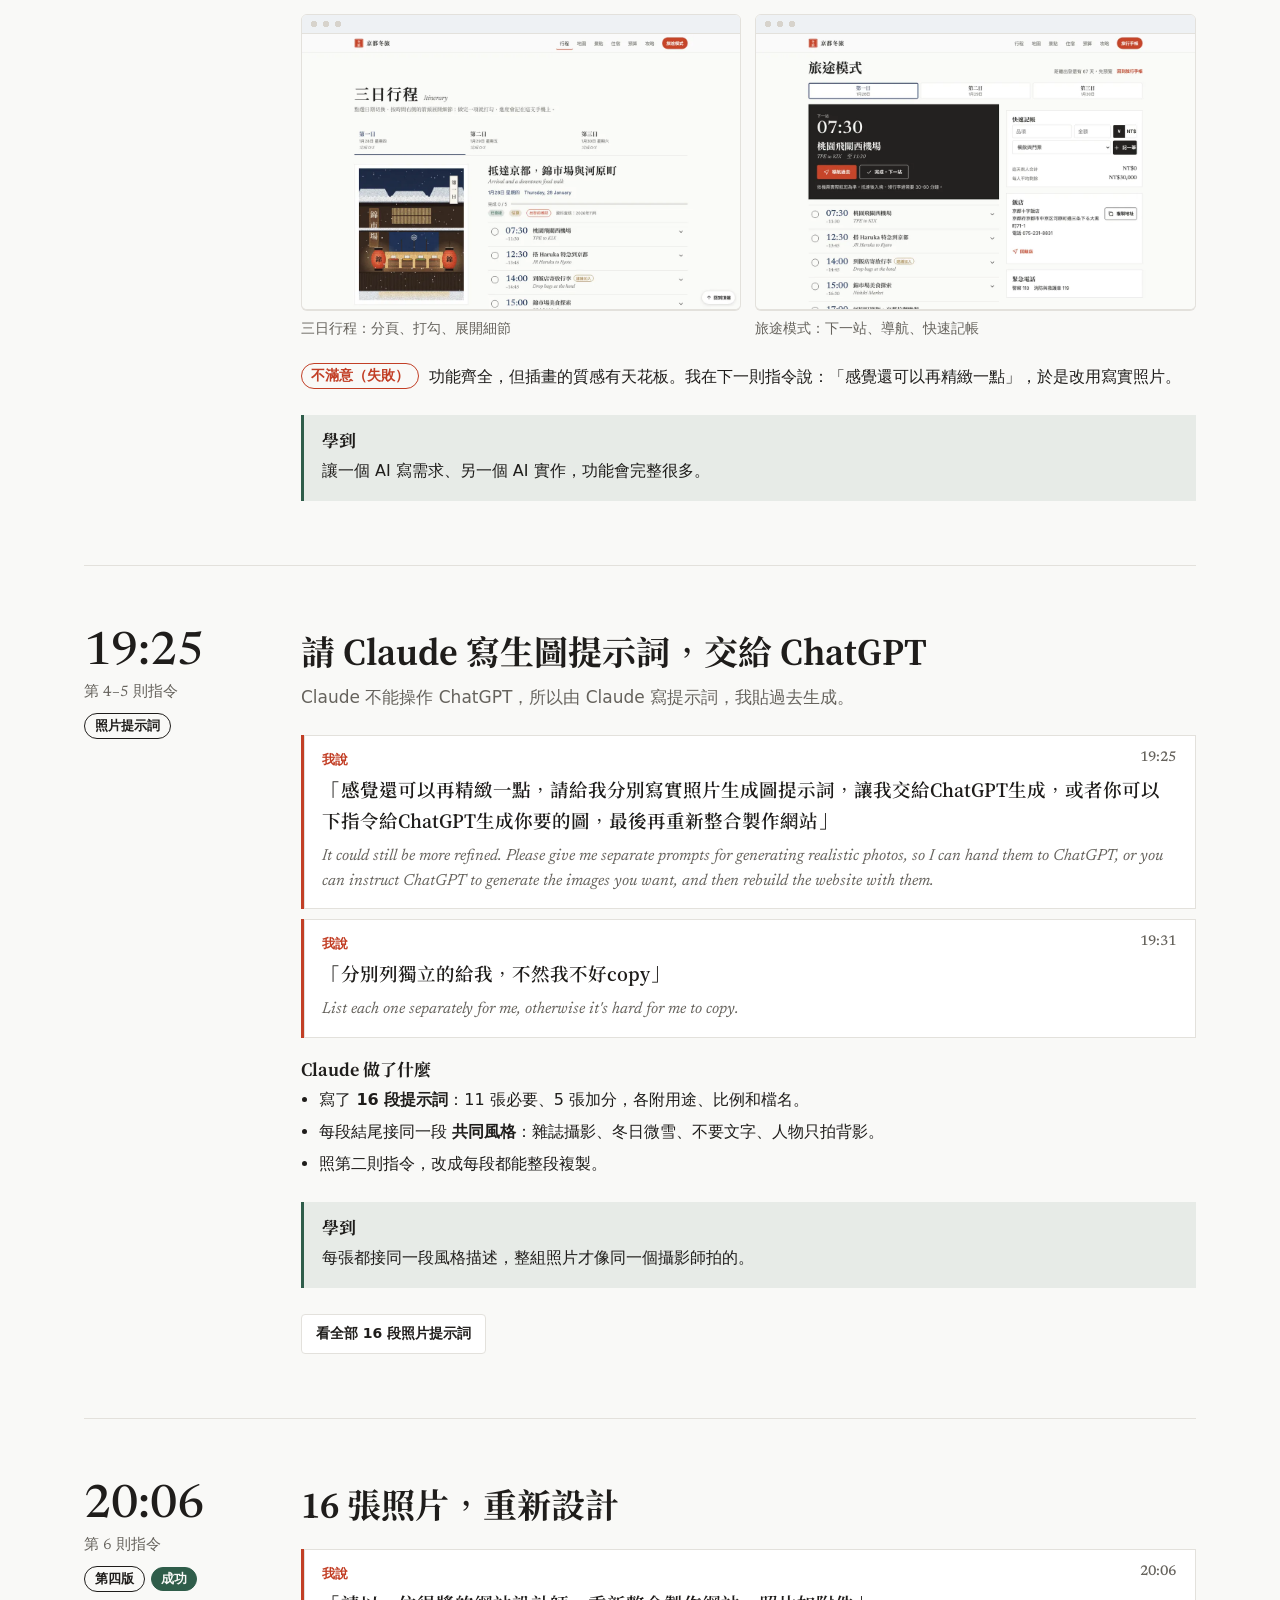
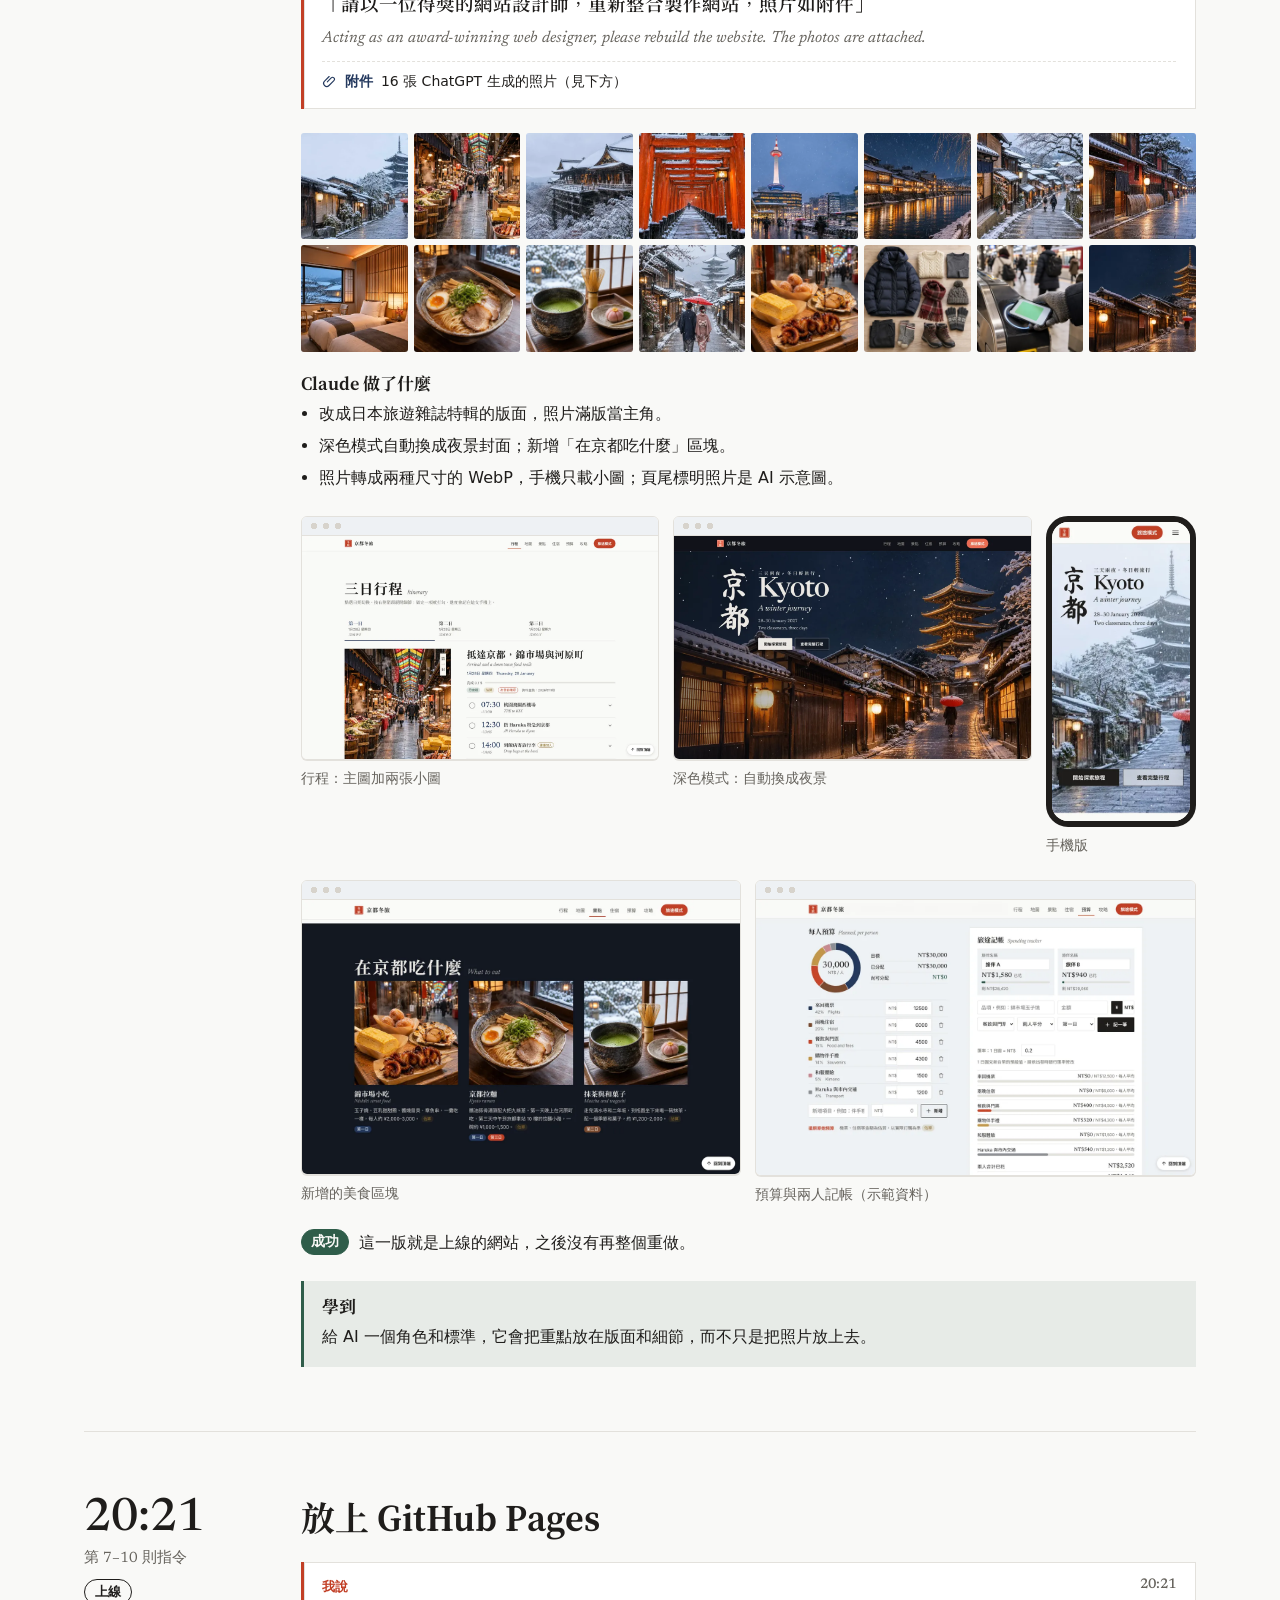
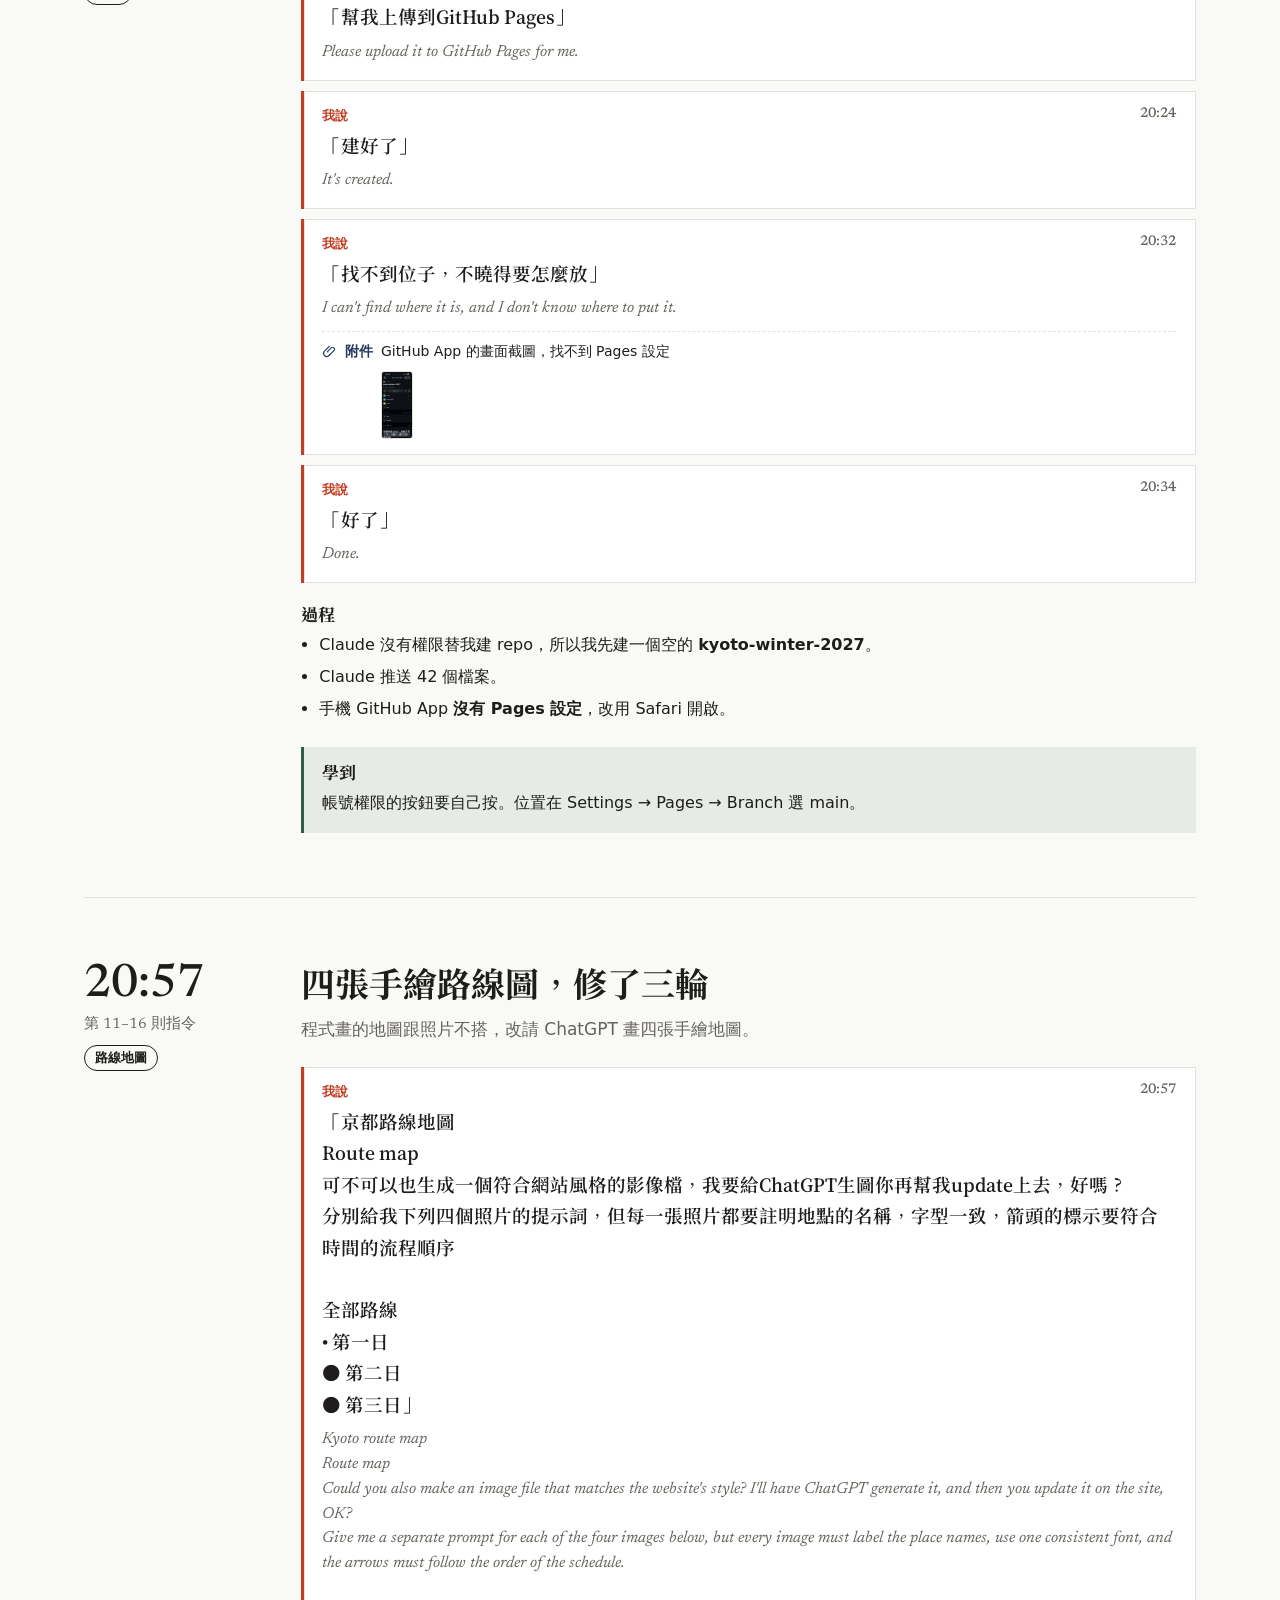
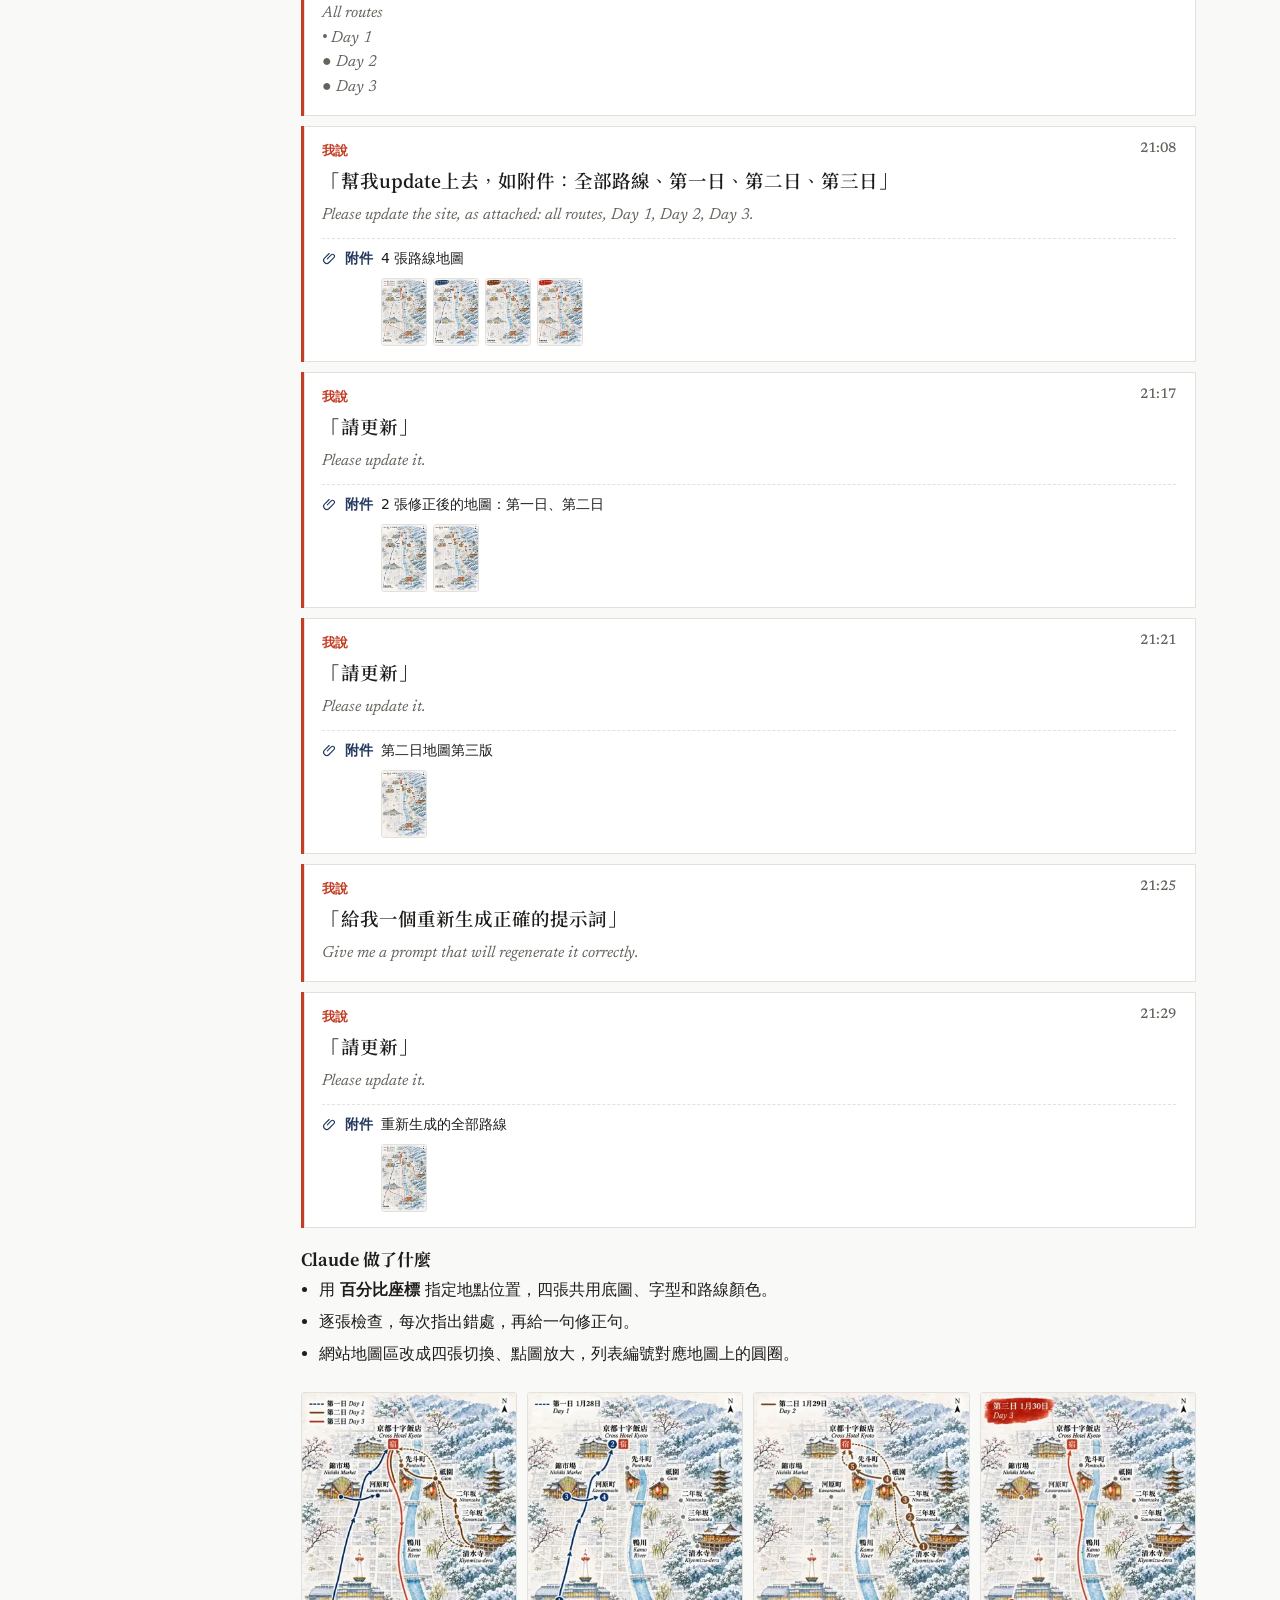
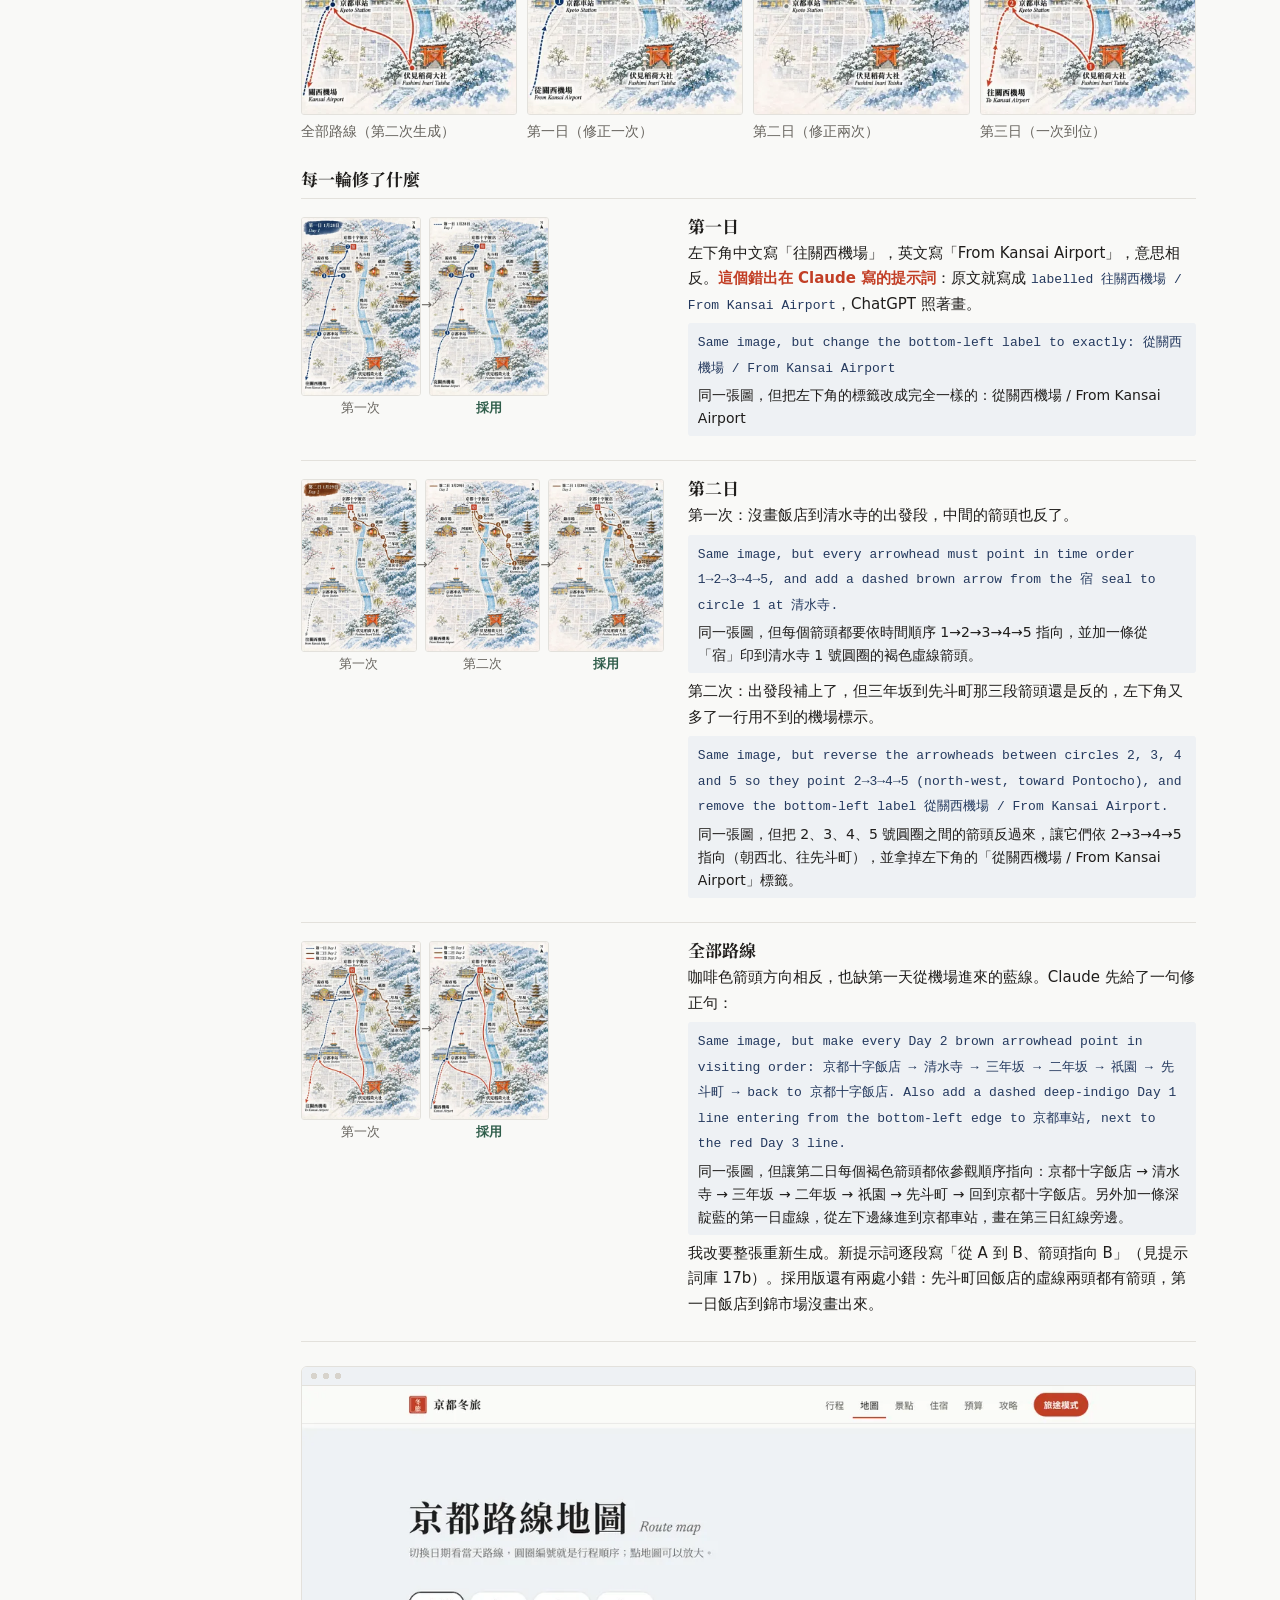
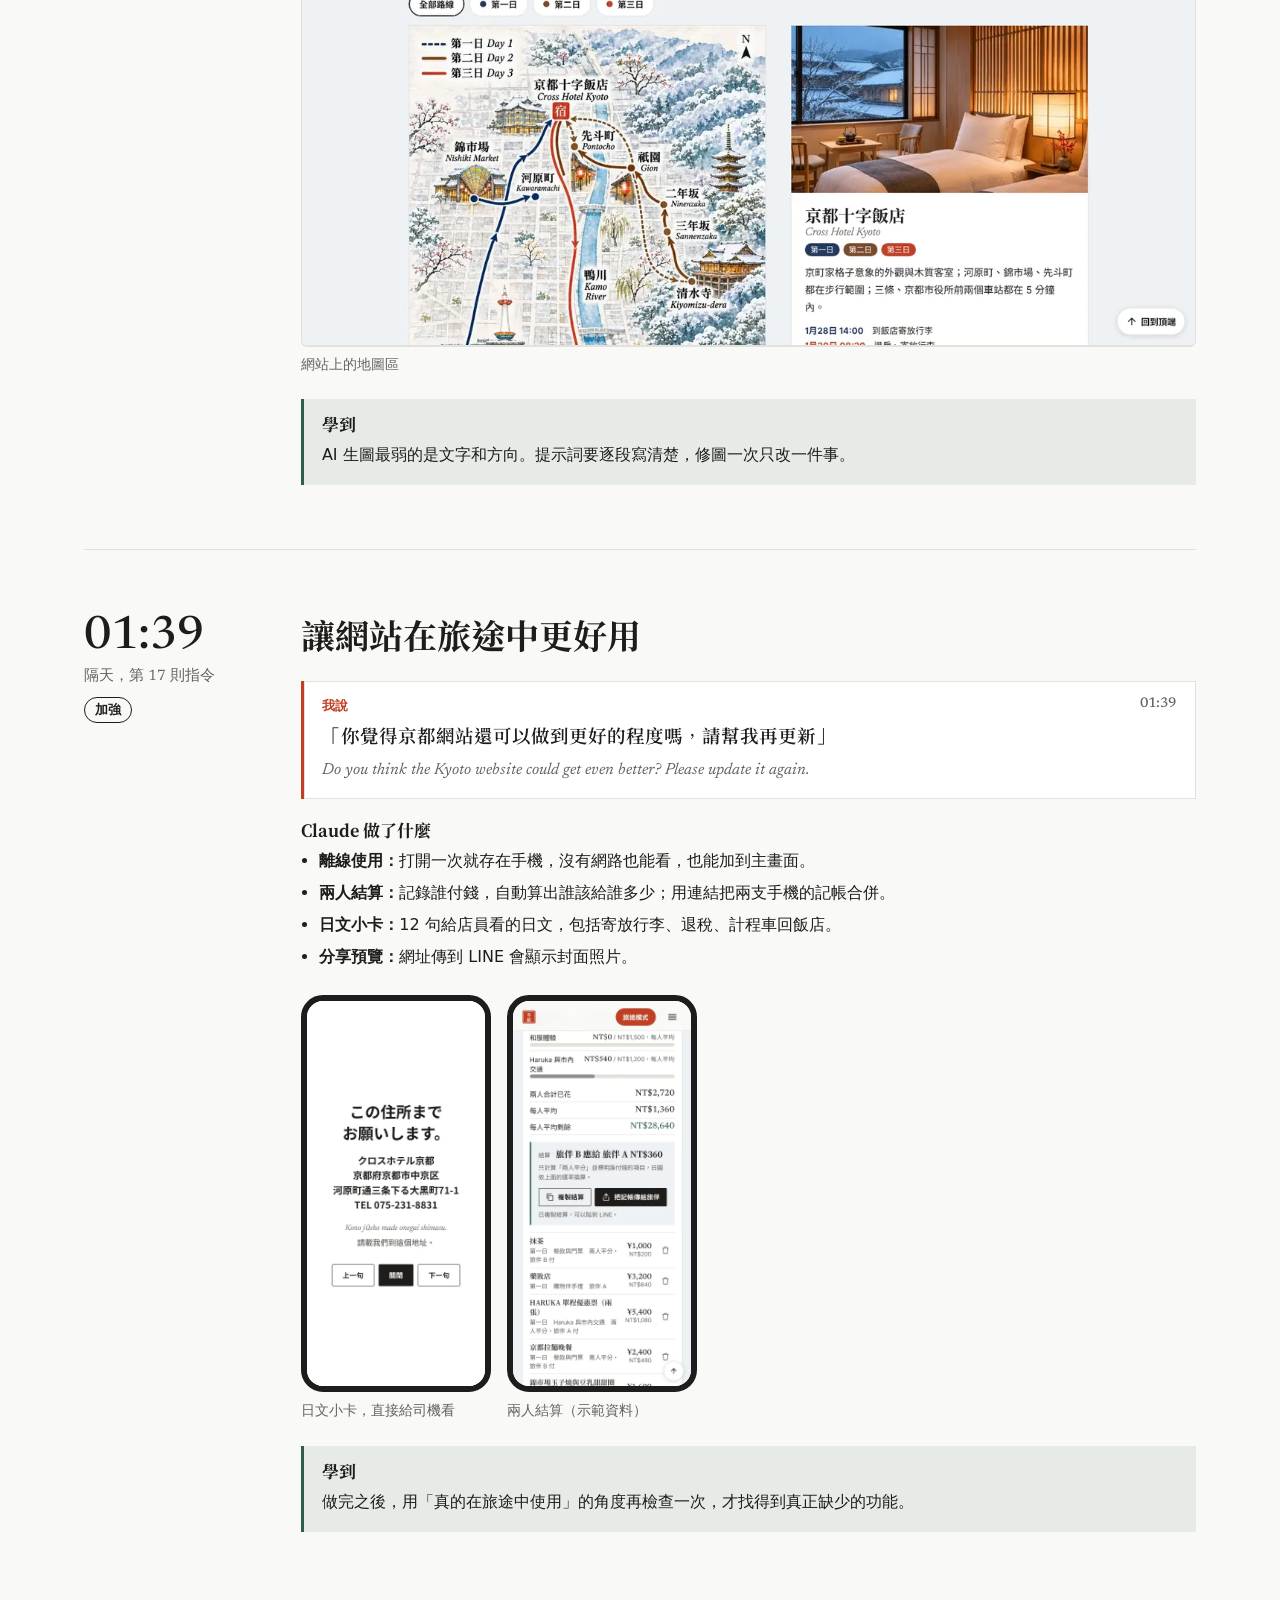
<file: making-of/index.html>
<!DOCTYPE html>
<html lang="zh-Hant">
<head>
<meta charset="utf-8">
<meta name="viewport" content="width=device-width, initial-scale=1">
<title>用 AI 做網站：京都冬旅製作全紀錄</title>
<meta name="description" content="從一張 ChatGPT 拼貼圖到上線的旅行網站：四個版本、每一步的提示詞、AI 做了什麼、學到什麼。">
<style>
/* VOICE  a teaching case study handed to an AI-course teacher: calm, exact, generous with evidence
   IDEA   a film's making-of notebook: the versions laid out like a contact sheet, the director's words as script lines
   PICTURE the four versions of the Kyoto site side by side, v1 to v4, each stamped with the time it was made
   COLOUR snow white ground, sumi ink, shu vermilion marks the person's own words, pine green marks lessons; Kyoto day colours reused
   TYPE   Chiron Sung HK for Chinese headings and quotes, Newsreader for figures and times, system sans for body and code labels
   LAYOUT laptop: title and figures over the full-width version strip; stages hang their times in a left rail. phone: one column, strip 2x2 */
@font-face{font-family:"Chiron Sung HK";src:url(fonts/chiron-sung-sub.woff2) format("woff2");font-weight:300 900;font-display:swap}
@font-face{font-family:"Newsreader";src:url(fonts/newsreader-sub.woff2) format("woff2");font-weight:300 800;font-display:swap}
@font-face{font-family:"Newsreader";src:url(fonts/newsreader-italic-sub.woff2) format("woff2");font-weight:300 800;font-style:italic;font-display:swap}
:root{color-scheme:light dark;
--bg:light-dark(#F9F9F7,#111318);--ink:light-dark(#1F1D1B,#ECE9E3);--mute:light-dark(#66635D,#A6A29A);--line:light-dark(#E3E1DC,#2A2D34);
--tint:light-dark(#EEF1F4,#171A21);--card:light-dark(#FFFFFF,#1A1D25);--night:#121722;
--shu:light-dark(#C23F26,#EB6C51);--pine:light-dark(#2F5D4A,#86C2A5);--konjo:light-dark(#24395E,#9AB0DD);--gold:light-dark(#94702E,#D9B26A);
--zh:"Chiron Sung HK","Noto Serif TC","Songti TC",serif;--latin:"Newsreader",Georgia,serif;
--sans:system-ui,-apple-system,"PingFang TC","Noto Sans TC","Microsoft JhengHei",sans-serif;--mono:ui-monospace,"SF Mono",Menlo,Consolas,monospace}
:root[data-theme=light]{color-scheme:light}
:root[data-theme=dark]{color-scheme:dark}
*{box-sizing:border-box;min-width:0}
html{scroll-behavior:smooth;scroll-padding-top:72px}
body{margin:0;background:var(--bg);color:var(--ink);font:17px/1.8 var(--sans);overflow-x:clip;-webkit-font-smoothing:antialiased}
img{max-width:100%;height:auto;display:block}
a{color:inherit}
.wrap{max-width:1240px;margin:0 auto;padding-left:max(5vw,16px);padding-right:max(5vw,16px)}
.band{padding-top:clamp(56px,8vw,112px);padding-bottom:clamp(56px,8vw,112px)}
.tint{background:var(--tint)}
:focus-visible{outline:2px solid var(--shu);outline-offset:3px}

/* nav */
.nav{position:sticky;top:0;z-index:20;background:color-mix(in srgb,var(--bg) 90%,transparent);backdrop-filter:blur(12px);-webkit-backdrop-filter:blur(12px);border-bottom:1px solid var(--line)}
.navin{display:flex;align-items:center;gap:16px;min-height:58px}
.brand{font:700 17px var(--zh);letter-spacing:.06em;text-decoration:none;flex:none;display:flex;align-items:center;gap:10px}
.brand i{width:26px;height:26px;border-radius:4px;background:var(--shu);color:#fff;display:grid;place-items:center;font:700 13px var(--zh);font-style:normal}
.scroll{display:flex;gap:2px;overflow-x:auto;scrollbar-width:none;margin-left:auto}
.scroll a{flex:none;display:flex;align-items:center;min-height:44px;padding:0 12px;font:15px var(--sans);color:var(--mute);text-decoration:none}
.scroll a:hover{color:var(--ink)}
@media(max-width:560px){.brand span{display:none}}

/* hero */
.hero{padding-top:clamp(40px,6vw,80px);padding-bottom:clamp(32px,4vw,56px)}
.htop{display:grid;grid-template-columns:minmax(0,7fr) minmax(0,5fr);gap:clamp(24px,4vw,64px);align-items:end}
h1{margin:0;font:700 clamp(40px,5.6vw,76px)/1.08 var(--zh);letter-spacing:.02em}
h1 small{display:block;margin-top:14px;font:italic 400 clamp(20px,2.2vw,28px)/1.3 var(--latin);letter-spacing:0;color:var(--mute)}
.lede{margin:22px 0 0;max-width:34em;font:17.5px/1.85 var(--sans)}
.stats{display:grid;grid-template-columns:repeat(2,minmax(0,1fr));border-top:1.5px solid var(--ink)}
.stats div{padding:16px 0 16px;border-bottom:1px solid var(--line)}
.stats div:nth-child(odd){padding-right:16px;border-right:1px solid var(--line)}
.stats div:nth-child(even){padding-left:16px}
.stats b{display:block;white-space:nowrap;font:500 clamp(34px,3.6vw,46px)/1 var(--latin);font-variant-numeric:lining-nums}
.stats span{display:block;margin-top:6px;font:14px/1.5 var(--sans);color:var(--mute)}
.strip{display:grid;grid-template-columns:repeat(4,minmax(0,1fr));gap:14px;margin-top:clamp(32px,4vw,52px)}
.frame{margin:0}
.shot{position:relative;border:1px solid var(--line);background:var(--card);border-radius:6px;overflow:hidden;box-shadow:0 1px 0 var(--line)}
.shot::before{content:"";display:block;height:18px;background:var(--tint);border-bottom:1px solid var(--line);background-image:radial-gradient(circle,#D7D3CC 3px,transparent 3.5px),radial-gradient(circle,#D7D3CC 3px,transparent 3.5px),radial-gradient(circle,#D7D3CC 3px,transparent 3.5px);background-size:12px 18px;background-position:6px 0,18px 0,30px 0;background-repeat:no-repeat}
.shot img{width:100%}
.frame figcaption{margin-top:10px;font:14px/1.55 var(--sans);color:var(--mute)}
.frame figcaption b{display:block;font:700 17px/1.4 var(--zh);color:var(--ink)}
.frame figcaption time{font:500 15px var(--latin);color:var(--shu);margin-right:8px}
@media(max-width:900px){.htop{grid-template-columns:1fr}.strip{grid-template-columns:repeat(2,minmax(0,1fr))}}

/* section heads */
.sh{display:flex;align-items:baseline;flex-wrap:wrap;gap:2px 16px;margin:0 0 12px}
.sh h2{margin:0;font:700 clamp(32px,4vw,50px)/1.12 var(--zh);letter-spacing:.04em}
.sh span{font:italic 400 clamp(18px,1.8vw,23px)/1.2 var(--latin);color:var(--mute)}
.lead{max-width:42em;margin:0 0 clamp(24px,3.4vw,40px);color:var(--mute)}

/* roles flow */
.flow{display:grid;grid-template-columns:repeat(4,minmax(0,1fr));gap:0;border-top:1.5px solid var(--ink)}
.role{padding:20px 20px 22px 0;position:relative}
.role+.role{padding-left:20px;border-left:1px solid var(--line)}
.role h3{margin:0;font:700 22px/1.35 var(--zh)}
.role h3 small{display:block;font:italic 400 16px var(--latin);color:var(--mute)}
.role ul{margin:10px 0 0;padding-left:1.1em;font:15.5px/1.7 var(--sans)}
.role .who{display:inline-block;margin-bottom:10px;padding:1px 10px;border-radius:99px;font:600 13px/1.7 var(--sans);color:#fff;background:var(--c)}
.role:not(:last-child)::after{content:"→";position:absolute;right:-10px;top:18px;width:20px;height:20px;display:grid;place-items:center;background:var(--bg);color:var(--mute);font:16px var(--sans);z-index:1}
.loop{margin:18px 0 0;font:15px/1.7 var(--sans);color:var(--mute)}
@media(max-width:900px){.flow{grid-template-columns:1fr 1fr}.role:nth-child(3){padding-left:0;border-left:0}.role:nth-child(n+3){border-top:1px solid var(--line)}.role:not(:last-child)::after{display:none}}
@media(max-width:560px){.flow{grid-template-columns:1fr}.role,.role+.role{padding:18px 0;border-left:0;border-top:1px solid var(--line)}.role:first-child{border-top:0}}

/* stages */
.stage{display:grid;grid-template-columns:10.5em minmax(0,1fr);gap:clamp(18px,3vw,48px);padding:clamp(36px,5vw,64px) 0;border-top:1px solid var(--line)}
.stage:first-of-type{border-top:1.5px solid var(--ink)}
.rail{position:sticky;top:84px;align-self:start}
.rail time{display:block;font:500 clamp(34px,3.6vw,46px)/1 var(--latin);font-variant-numeric:lining-nums tabular-nums}
.rail time small{display:block;margin-top:6px;font:15px var(--latin);color:var(--mute)}
.rail .ver{display:inline-block;margin-top:12px;padding:1px 10px;border:1px solid var(--ink);border-radius:99px;font:600 13px/1.7 var(--sans)}
.stage h3{margin:0;font:700 clamp(26px,2.8vw,34px)/1.3 var(--zh)}
.stage h3+p{margin:8px 0 0;color:var(--mute);max-width:40em}
.say{margin:22px 0 0;padding:16px 20px 16px 18px;border-left:3px solid var(--shu);background:var(--card);box-shadow:0 0 0 1px var(--line) inset}
.say .lbl{display:flex;justify-content:space-between;gap:12px;font:13px var(--sans);color:var(--shu);font-weight:600}
.say .lbl time{font:500 14px var(--latin);color:var(--mute)}
.say q{display:block;margin-top:6px;font:600 18.5px/1.7 var(--zh);quotes:"「" "」"}
.say+.say{margin-top:10px}
.did{margin:22px 0 0}
.did h4,.got h4{margin:0 0 6px;font:700 17px var(--zh)}
.did ul{margin:0;padding-left:1.15em;font:16px/1.75 var(--sans)}
.did li{margin:4px 0}
.did li b{font-weight:600}
.figs{display:grid;gap:14px;margin:24px 0 0}
.figs.two{grid-template-columns:minmax(0,1fr) minmax(0,1fr)}
.figs.three{grid-template-columns:repeat(3,minmax(0,1fr))}
.figs.dm{grid-template-columns:minmax(0,1fr) minmax(0,1fr) 150px;align-items:start}
.figs figure{margin:0}
.figs figcaption{margin-top:8px;font:14px/1.55 var(--sans);color:var(--mute)}
.plain{border:1px solid var(--line);border-radius:4px;overflow:hidden;background:var(--card)}
.phone{border:6px solid #1F1D1B;border-radius:22px;overflow:hidden;background:#1F1D1B}
.got{margin:24px 0 0;padding:16px 18px;background:color-mix(in srgb,var(--pine) 9%,var(--bg));border-left:3px solid var(--pine)}
.got p{margin:0;font:16px/1.75 var(--sans)}
.got p+p{margin-top:6px}
.spec{margin:14px 0 0;display:flex;flex-wrap:wrap;gap:6px}
.spec span{padding:2px 10px;border:1px solid var(--line);border-radius:99px;font:13.5px/1.7 var(--sans);background:var(--card)}
.grid16{display:grid;grid-template-columns:repeat(8,minmax(0,1fr));gap:6px;margin:24px 0 0}
.grid16 img{width:100%;aspect-ratio:1;object-fit:cover;border-radius:3px}
.maps4{display:grid;grid-template-columns:repeat(4,minmax(0,1fr));gap:10px;margin:24px 0 0}
.maps4 figure{margin:0}
.maps4 img{border-radius:3px;border:1px solid var(--line)}
.maps4 figcaption{margin-top:6px;font:13.5px/1.5 var(--sans);color:var(--mute)}
.fxh{margin:28px 0 8px;font:700 17px var(--zh)}
.fixes{border-top:1px solid var(--line)}
.fx{display:grid;grid-template-columns:minmax(0,5fr) minmax(0,7fr);gap:14px 24px;padding:18px 0;border-bottom:1px solid var(--line);font:15px/1.7 var(--sans)}
.fxi{display:flex;gap:8px;align-items:flex-start}
.fxi figure{margin:0;flex:1 1 0;max-width:120px;position:relative}
.fxi figure+figure::before{content:"→";position:absolute;left:-8px;top:40%;width:8px;text-align:center;font:13px var(--sans);color:var(--mute)}
.fxi img{border-radius:3px;border:1px solid var(--line)}
.fxi figcaption{margin-top:4px;font:12.5px var(--sans);color:var(--mute);text-align:center}
.fxi figure:last-child figcaption{color:var(--pine);font-weight:600}
.fx b{display:block;font:700 17px var(--zh);margin-bottom:4px}
.fx p{margin:0 0 6px}
.fx strong{font-weight:600;color:var(--shu)}
.fx code{font:13px/1.6 var(--mono);overflow-wrap:anywhere;color:var(--konjo)}
.fx .fs{padding:6px 10px;background:var(--tint);border-radius:3px}
@media(max-width:700px){.fx{grid-template-columns:1fr}}
@media(max-width:820px){.stage{grid-template-columns:1fr;gap:12px}.rail{position:static;display:flex;align-items:baseline;gap:14px;flex-wrap:wrap}.rail time small{display:inline;margin:0 0 0 8px}.rail .ver{margin:0}.figs.two,.figs.three{grid-template-columns:1fr}.figs.dm{grid-template-columns:minmax(0,1fr) 120px}.figs.dm figure:first-child{grid-column:1/-1}.grid16{grid-template-columns:repeat(4,minmax(0,1fr))}.maps4{grid-template-columns:repeat(2,minmax(0,1fr))}}

/* prompt library */
.ptable{width:100%;border-collapse:collapse;font:15.5px/1.7 var(--sans)}
.ptable th{text-align:left;font:600 13.5px var(--sans);color:var(--mute);padding:8px 10px 8px 0;border-bottom:1.5px solid var(--ink)}
.ptable td{padding:12px 12px 12px 0;border-bottom:1px solid var(--line);vertical-align:top}
.ptable td:first-child{font:500 16px var(--latin);white-space:nowrap;color:var(--shu);width:4.6em}
.ptable td:nth-child(2){font:600 16px/1.7 var(--zh)}
.ptable td:last-child{color:var(--mute);width:24%}
@media(max-width:700px){.ptable thead{display:none}.ptable tr{display:grid;grid-template-columns:4.6em minmax(0,1fr);padding:10px 0;border-bottom:1px solid var(--line)}.ptable td{border:0;padding:2px 0}.ptable td:last-child{grid-column:2;width:auto;font-size:14.5px}}
.libh{margin:clamp(40px,5vw,64px) 0 6px;font:700 24px var(--zh)}
.libp{margin:0 0 16px;color:var(--mute);max-width:42em}
.style{position:relative;margin:0 0 18px;padding:18px 20px;background:var(--night);color:#E6E3DC;border-radius:4px}
.style pre{margin:0;white-space:pre-wrap;font:14px/1.7 var(--mono);overflow-wrap:anywhere}
.plist{border-top:1px solid var(--line)}
details.pr{border-bottom:1px solid var(--line)}
details.pr summary{list-style:none;cursor:pointer;display:grid;grid-template-columns:3em minmax(0,1fr) auto 24px;align-items:center;gap:12px;min-height:56px;padding:6px 0}
details.pr summary::-webkit-details-marker{display:none}
details.pr summary .n{font:500 20px var(--latin);color:var(--mute);font-variant-numeric:tabular-nums}
details.pr summary b{font:700 17px/1.4 var(--zh)}
details.pr summary small{display:block;font:13.5px var(--sans);color:var(--mute);font-weight:400}
details.pr summary .r{font:13px var(--sans);color:var(--mute);white-space:nowrap}
details.pr summary::after{content:"";width:9px;height:9px;border-right:1.5px solid var(--mute);border-bottom:1.5px solid var(--mute);transform:rotate(45deg);justify-self:center;margin-top:-4px;transition:transform .2s}
details.pr[open] summary::after{transform:rotate(-135deg);margin-top:4px}
.pbody{display:grid;grid-template-columns:120px minmax(0,1fr);gap:16px;padding:4px 0 18px}
.pbody img{border-radius:3px;border:1px solid var(--line)}
.pbody pre.x{margin:0;padding:14px 16px;background:var(--tint);border-radius:4px;white-space:pre-wrap;font:13.5px/1.7 var(--mono);overflow-wrap:anywhere;max-height:340px;overflow:auto}
.copy{display:inline-flex;align-items:center;gap:6px;min-height:40px;margin-top:8px;padding:0 14px;border:1px solid var(--line);border-radius:4px;background:var(--card);font:600 14px var(--sans);cursor:pointer;color:var(--ink)}
.copy:hover{border-color:var(--ink)}
.copied{margin-left:10px;font:13px var(--sans);color:var(--pine)}
.pnote{margin:10px 0 0;padding:8px 12px;border-left:3px solid var(--shu);background:var(--card);font:14.5px/1.65 var(--sans)}
.qc{width:100%;border-collapse:collapse;font:15px/1.65 var(--sans);min-width:620px}
.qc th{text-align:left;font:600 13.5px var(--sans);color:var(--mute);padding:8px 12px 8px 0;border-bottom:1.5px solid var(--ink)}
.qc td{padding:10px 12px 10px 0;border-bottom:1px solid var(--line);vertical-align:top}
.qc td:first-child{font:700 15.5px var(--zh);white-space:nowrap}
.qc code{font:13px/1.6 var(--mono);color:var(--konjo);overflow-wrap:anywhere}
@media(max-width:600px){.pbody{grid-template-columns:1fr}.pbody img{max-width:160px}details.pr summary{grid-template-columns:2.4em minmax(0,1fr) 20px}details.pr summary .r{display:none}}

/* verdicts */
.vt{display:inline-block;margin-left:8px;padding:0 9px;border-radius:99px;font:600 12.5px/1.75 var(--sans);vertical-align:2px;white-space:nowrap}
.vt.fail{color:var(--shu);border:1px solid currentColor}
.vt.ok{color:var(--bg);background:var(--pine);border:1px solid var(--pine)}
.rail .vt{margin-left:6px;vertical-align:0}
.frame.failed .shot img{filter:grayscale(.45);opacity:.82}
.verdict{margin:24px 0 0;font:16px/1.75 var(--sans)}
.verdict .vt{margin:0 10px 0 0;font-size:13.5px}
@media(max-width:820px){.rail .vt{margin:0}}

/* bilingual */
.say .en{margin:6px 0 0;font:italic 400 16px/1.55 var(--latin);color:var(--mute);white-space:pre-line}
.say q{white-space:pre-line}
.ptable .zq{display:block;white-space:pre-line}
.ptable .eq{display:block;margin-top:4px;font:italic 400 15px/1.5 var(--latin);color:var(--mute);white-space:pre-line}
.fz{display:block;margin-top:4px;font:14px/1.65 var(--sans);color:var(--ink)}
.bi{border-bottom:1px solid var(--line)}
.bh,.br{display:grid;grid-template-columns:minmax(0,1fr) minmax(0,1fr);gap:0 24px}
.bh{padding:0 0 6px;border-bottom:1.5px solid var(--ink);font:600 12.5px var(--sans);color:var(--mute)}
.bg+.bg{margin-top:10px}
.br{padding:7px 0;border-top:1px solid var(--line)}
.bg .br:first-child,.bh+.bg .br:first-child{border-top:0}
.br p{margin:0}
.br .e{font:14.5px/1.65 var(--sans);overflow-wrap:anywhere}
.br .z{font:15px/1.75 var(--sans)}
.br.zo .z{grid-column:1/-1}
.br.sh2 .e,.br.sh2 .z{font-weight:700;font-size:16px;padding-top:10px}
.sgap{height:10px}
.srule{border:0;border-top:1.5px solid var(--ink);margin:14px 0}
.sbody{padding:4px 0 20px}
.sbody .bi{max-height:70vh;overflow:auto;padding-right:6px}
.sbody .bh{position:sticky;top:0;z-index:1;background:var(--tint);padding-top:4px}
.cbar{display:flex;flex-wrap:wrap;align-items:center;gap:8px;margin-top:10px}
.cbar .copy{margin-top:0}
.style .bh{color:#AEB4BF;border-bottom-color:#E6E3DC}
.style .br{border-top-color:rgba(255,255,255,.14)}
.style .bi{border-bottom:0}
.style .br .e,.style .br .z{color:#E6E3DC}
@media(max-width:900px){.bh{display:none}.br{grid-template-columns:1fr}.br .z{margin-top:3px;color:var(--konjo)}.style .br .z{color:#C9D4EA}}

/* flowchart */
.lhead{display:grid;grid-template-columns:repeat(4,minmax(0,1fr));border-top:1.5px solid var(--ink)}
.lhead div{padding:12px 14px 14px;border-left:1px solid var(--line)}
.lhead div:first-child{border-left:0}
.lhead b{display:block;font:700 18px/1.3 var(--zh);color:var(--c)}
.lhead span{font:13.5px/1.5 var(--sans);color:var(--mute)}
.fc{position:relative;padding:18px 0 6px}
.fc .lanes{position:absolute;inset:0;display:grid;grid-template-columns:repeat(4,minmax(0,1fr));pointer-events:none}
.fc .lanes i{border-left:1px dashed var(--line)}
.fc .lanes i:first-child{border-left:0}
.fsteps{position:relative;z-index:1;list-style:none;margin:0;padding:0;display:grid;grid-template-columns:repeat(4,minmax(0,1fr));row-gap:40px}
.fn{grid-column:var(--col);grid-row:var(--row);justify-self:center;align-self:start;width:min(calc(100% - 44px),236px);background:var(--card);border:1px solid var(--line);border-top:3px solid var(--c);padding:9px 12px 10px;font:13px/1.5 var(--sans)}
.fn .who{display:none}
.fn b{display:block;font:700 15.5px/1.4 var(--zh)}
.fn b .vt{margin-left:6px;vertical-align:1px;font-size:12px}
.fn time{display:block;margin-top:2px;font:500 14.5px/1.3 var(--latin);color:var(--mute);font-variant-numeric:lining-nums}
.fn small{display:block;margin-top:2px;font-size:13px;color:var(--mute)}
.fn .at{display:flex;align-items:center;gap:4px;margin-top:4px;color:var(--konjo);font-weight:600}
.fn .at svg,.att svg{width:15px;height:15px;flex:none}
.fcl{position:absolute;left:0;top:0;color:var(--mute);pointer-events:none;overflow:visible}
.fcl path{fill:none;stroke:currentColor;stroke-width:1.5}
.fcl path.bk{stroke:var(--shu);stroke-dasharray:5 4}
.fcl marker path{stroke:none;fill:currentColor}
.fcl marker.r path{fill:var(--shu)}
@media(max-width:760px){
  .lhead{display:flex;flex-wrap:wrap;gap:4px 16px;border-top:0;padding-bottom:4px}
  .lhead div{padding:0;border:0;display:flex;align-items:baseline;gap:6px}
  .lhead b{display:inline;font-size:15px}
  .lhead span{font-size:12.5px}
  .fc .lanes{display:none}
  .fsteps{display:flex;flex-direction:column;align-items:flex-start;gap:24px}
  .fn{width:calc(100% - 34px)}
  .fn .who{display:block;font:600 12px/1.4 var(--sans);color:var(--c)}
}
/* attachments in quotes */
.say .att{display:flex;flex-wrap:wrap;align-items:flex-start;gap:4px 8px;margin:10px 0 0;padding-top:9px;border-top:1px dashed var(--line);font:14px/1.55 var(--sans);color:var(--konjo)}
.say .att svg{margin-top:3px}
.say .att b{font-weight:600}
.say .att > span{flex:1 1 12em;min-width:0;color:var(--ink)}
.say .att a{margin-left:8px;color:var(--konjo);font-weight:600}
.say .att .th{display:flex;flex-wrap:wrap;gap:6px;margin-top:8px}
.say .att .th img{display:block;height:68px;width:auto;border:1px solid var(--line);border-radius:3px;background:var(--tint)}
.phones{display:grid;grid-template-columns:repeat(2,minmax(0,190px));gap:16px;margin:24px 0 0}
.phones figure{margin:0}
.phones figcaption{margin-top:8px;font:14px/1.55 var(--sans);color:var(--mute)}
.ptable td.ac{width:17%;font:14px/1.6 var(--sans);color:var(--konjo)}
.ptable td.ac.none{color:var(--mute)}
@media(max-width:700px){.ptable td.ac{grid-column:2;width:auto}.ptable td.ac::before{content:"附件："}.ptable td.ac.none{display:none}}

/* method */
.rules{display:grid;grid-template-columns:repeat(2,minmax(0,1fr));gap:0 clamp(24px,4vw,64px);border-top:1.5px solid var(--ink)}
.rule{padding:22px 0;border-bottom:1px solid var(--line)}
.rule h3{margin:0;font:700 21px/1.4 var(--zh)}
.rule p{margin:8px 0 0;font:16px/1.75 var(--sans)}
.rule p.ex{font-size:14.5px;color:var(--mute)}
@media(max-width:820px){.rules{grid-template-columns:1fr}}

/* tech */
.tgrid{display:grid;grid-template-columns:minmax(0,7fr) minmax(0,5fr);gap:clamp(24px,4vw,64px);align-items:start}
.ttable{width:100%;border-collapse:collapse;font:15.5px/1.65 var(--sans)}
.ttable th{text-align:left;font:600 15px var(--zh);padding:11px 16px 11px 0;border-bottom:1px solid var(--line);vertical-align:top;width:5.5em;white-space:nowrap}
.ttable td{padding:11px 0;border-bottom:1px solid var(--line)}
.ttable tr:first-child th,.ttable tr:first-child td{border-top:1.5px solid var(--ink)}
.tree{margin:0;padding:18px 20px;background:var(--night);color:#E6E3DC;border-radius:4px;font:13.5px/1.75 var(--mono);white-space:pre;overflow-x:auto}
.tree i{color:#9EA6B4;font-style:normal}
@media(max-width:900px){.tgrid{grid-template-columns:1fr}}

/* footer */
.foot{background:var(--night);color:#E6E3DC}
.footin{display:grid;grid-template-columns:minmax(0,1fr) auto;gap:18px 32px;align-items:end;padding-top:clamp(48px,6vw,80px);padding-bottom:40px}
.foot h2{margin:0;font:700 clamp(28px,3.4vw,42px)/1.25 var(--zh)}
.foot p{margin:10px 0 0;font:15px/1.7 var(--sans);color:#AEB4BF;max-width:40em}
.links{display:grid;gap:8px}
.links a{display:inline-flex;align-items:center;justify-content:space-between;gap:18px;min-height:48px;padding:0 18px;border:1px solid rgba(255,255,255,.28);border-radius:4px;text-decoration:none;font:600 15px var(--sans);color:#fff}
.links a:hover{border-color:#fff}
.links a.main{background:var(--shu);border-color:var(--shu)}
@media(max-width:700px){.footin{grid-template-columns:1fr}}
@media (prefers-reduced-motion:reduce){html{scroll-behavior:auto}}
</style>
</head>
<body>
<header class="nav"><div class="wrap navin">
  <a class="brand" href="#top"><i>製</i><span>京都冬旅製作全紀錄</span></a>
  <nav class="scroll" aria-label="章節">
    <a href="#flow">流程圖</a><a href="#process">製作過程</a><a href="#prompts">提示詞庫</a><a href="#method">做法</a><a href="#tech">技術</a>
  </nav>
</div></header>

<main>
<section class="wrap hero" id="top">
  <div class="htop">
    <div>
      <h1>用 AI 做一個網站<small>The making of Kyoto, Winter Journey</small></h1>
      <p class="lede">從 ChatGPT 的一張行程拼貼圖，到一個已經上線、旅途中能用手機操作的京都旅行網站。總共做了四個版本：前三版都不滿意，第四版才成功。</p>
    </div>
    <div class="stats">
      <div><b>3.5 小時</b><span>2026年11月22日 18:01 到 21:29</span></div>
      <div><b>4 個版本</b><span>前三版不滿意（失敗），第四版成功</span></div>
      <div><b>17 則</b><span>我下的指令，最短只有兩個字</span></div>
      <div><b>24 張</b><span>ChatGPT 生成的照片與地圖</span></div>
    </div>
  </div>
  <div class="strip">
    <figure class="frame failed"><div class="shot"><img src="img/v1-hero.webp" alt="第一版首頁：去背的五重塔與櫻花枝拼貼" width="1200" height="750"></div><figcaption><b>第一版　去背素材<span class="vt fail">失敗</span></b><time>18:01</time>把拼貼圖切成去背 PNG</figcaption></figure>
    <figure class="frame failed"><div class="shot"><img src="img/v2-hero.webp" alt="第二版首頁：版畫風的雪中八坂塔" width="1200" height="750"></div><figcaption><b>第二版　版畫風<span class="vt fail">失敗</span></b><time>18:30</time>改成統一畫風的向量插畫</figcaption></figure>
    <figure class="frame failed"><div class="shot"><img src="img/v3-hero.webp" alt="第三版首頁：版畫封面加上行動按鈕" width="1200" height="750"></div><figcaption><b>第三版　互動工具<span class="vt fail">失敗</span></b><time>18:51</time>結合 ChatGPT 寫的規格書</figcaption></figure>
    <figure class="frame"><div class="shot"><img src="img/v4-hero.webp" alt="第四版首頁：雪中八坂塔的寫實照片" width="1200" height="750"></div><figcaption><b>第四版　照片版<span class="vt ok">成功</span></b><time>20:06</time>換上 16 張寫實照片，上線</figcaption></figure>
  </div>
</section>

<section class="band tint" id="flow" aria-labelledby="h-flow">
  <div class="wrap">
    <div class="sh"><h2 id="h-flow">製作流程圖</h2><span>How it happened</span></div>
    <p class="lead">四條線是四個角色，箭頭是事情發生的順序。我負責方向和判斷，沒有寫任何一行程式。</p>
    <div class="lhead" aria-hidden="true"><div style="--c:#10A37F"><b>ChatGPT</b><span>圖片與規格書</span></div><div style="--c:var(--shu)"><b>我</b><span>方向與判斷</span></div><div style="--c:#C96442"><b>Claude</b><span>設計、程式、查證</span></div><div style="--c:var(--konjo)"><b>GitHub</b><span>放網站</span></div></div>
    <div class="fc" id="fc">
      <div class="lanes" aria-hidden="true"><i></i><i></i><i></i><i></i></div>
      <ol class="fsteps">
        <li class="fn" id="f1" style="--col:1;--row:1;--c:#10A37F"><span class="who">ChatGPT</span><b>依行程做三張圖</b><time>開始前</time><small>拼貼、路線圖、資訊圖</small></li>
        <li class="fn" id="f2" style="--col:2;--row:1;--c:var(--shu)"><span class="who">我</span><b>要做網站、切成去背 PNG</b><time>18:01</time><span class="at"><svg viewBox="0 0 24 24" aria-hidden="true"><path d="M8.5 12.5l6.2-6.2a3 3 0 0 1 4.3 4.3l-7.8 7.8a5 5 0 0 1-7.1-7.1l7.3-7.3" fill="none" stroke="currentColor" stroke-width="1.8" stroke-linecap="round"/></svg>附件：3 張圖</span></li>
        <li class="fn fail" id="f3" style="--col:3;--row:1;--c:#C96442"><span class="who">Claude</span><b>第一版：去背拼貼<span class="vt fail">不滿意</span></b><small>看起來不專業</small></li>
        <li class="fn" id="f4" style="--col:2;--row:2;--c:var(--shu)"><span class="who">我</span><b>說出原因：要有美感</b><time>18:30</time></li>
        <li class="fn fail" id="f5" style="--col:3;--row:2;--c:#C96442"><span class="who">Claude</span><b>第二版：版畫插畫<span class="vt fail">不滿意</span></b><small>功能太少</small></li>
        <li class="fn" id="f6" style="--col:1;--row:3;--c:#10A37F"><span class="who">ChatGPT</span><b>寫網站規格書</b><small>19 個段落</small></li>
        <li class="fn" id="f7" style="--col:2;--row:3;--c:var(--shu)"><span class="who">我</span><b>要結合規格書重做</b><time>18:51</time><span class="at"><svg viewBox="0 0 24 24" aria-hidden="true"><path d="M8.5 12.5l6.2-6.2a3 3 0 0 1 4.3 4.3l-7.8 7.8a5 5 0 0 1-7.1-7.1l7.3-7.3" fill="none" stroke="currentColor" stroke-width="1.8" stroke-linecap="round"/></svg>附件：規格書</span></li>
        <li class="fn fail" id="f8" style="--col:3;--row:3;--c:#C96442"><span class="who">Claude</span><b>第三版：互動工具<span class="vt fail">不滿意</span></b><small>不夠精緻</small></li>
        <li class="fn" id="f9" style="--col:2;--row:4;--c:var(--shu)"><span class="who">我</span><b>要寫實照片的提示詞</b><time>19:25</time></li>
        <li class="fn" id="f10" style="--col:3;--row:4;--c:#C96442"><span class="who">Claude</span><b>寫 16 段照片提示詞</b></li>
        <li class="fn" id="f11" style="--col:1;--row:5;--c:#10A37F"><span class="who">ChatGPT</span><b>生成 16 張照片</b><small>我把提示詞貼過去</small></li>
        <li class="fn" id="f12" style="--col:2;--row:5;--c:var(--shu)"><span class="who">我</span><b>以得獎設計師的標準重做</b><time>20:06</time><span class="at"><svg viewBox="0 0 24 24" aria-hidden="true"><path d="M8.5 12.5l6.2-6.2a3 3 0 0 1 4.3 4.3l-7.8 7.8a5 5 0 0 1-7.1-7.1l7.3-7.3" fill="none" stroke="currentColor" stroke-width="1.8" stroke-linecap="round"/></svg>附件：16 張照片</span></li>
        <li class="fn ok" id="f13" style="--col:3;--row:5;--c:#C96442"><span class="who">Claude</span><b>第四版：照片版<span class="vt ok">成功</span></b></li>
        <li class="fn" id="f14" style="--col:2;--row:6;--c:var(--shu)"><span class="who">我</span><b>建立空的 repo</b><time>20:21–20:24</time><small>Claude 沒有權限建</small></li>
        <li class="fn" id="f15" style="--col:3;--row:6;--c:#C96442"><span class="who">Claude</span><b>推送 42 個檔案</b></li>
        <li class="fn" id="f16" style="--col:2;--row:7;--c:var(--shu)"><span class="who">我</span><b>用 Safari 開啟 Pages</b><time>20:32–20:34</time><small>手機 App 沒有這個設定</small><span class="at"><svg viewBox="0 0 24 24" aria-hidden="true"><path d="M8.5 12.5l6.2-6.2a3 3 0 0 1 4.3 4.3l-7.8 7.8a5 5 0 0 1-7.1-7.1l7.3-7.3" fill="none" stroke="currentColor" stroke-width="1.8" stroke-linecap="round"/></svg>附件：App 截圖</span></li>
        <li class="fn" id="f17" style="--col:4;--row:7;--c:var(--konjo)"><span class="who">GitHub</span><b>網站上線</b></li>
        <li class="fn" id="f18" style="--col:2;--row:8;--c:var(--shu)"><span class="who">我</span><b>要路線地圖的提示詞</b><time>20:57</time></li>
        <li class="fn" id="f19" style="--col:3;--row:8;--c:#C96442"><span class="who">Claude</span><b>寫 4 段地圖提示詞</b></li>
        <li class="fn" id="f20" style="--col:1;--row:9;--c:#10A37F"><span class="who">ChatGPT</span><b>畫路線地圖</b><small>我把提示詞貼過去</small></li>
        <li class="fn" id="f21" style="--col:2;--row:9;--c:var(--shu)"><span class="who">我</span><b>把地圖傳給 Claude</b><time>21:08–21:29</time><span class="at"><svg viewBox="0 0 24 24" aria-hidden="true"><path d="M8.5 12.5l6.2-6.2a3 3 0 0 1 4.3 4.3l-7.8 7.8a5 5 0 0 1-7.1-7.1l7.3-7.3" fill="none" stroke="currentColor" stroke-width="1.8" stroke-linecap="round"/></svg>附件：8 張地圖</span></li>
        <li class="fn" id="f22" style="--col:3;--row:9;--c:#C96442" data-back="f20"><span class="who">Claude</span><b>逐張檢查、給修正句</b><small>有錯就退回重畫，共修 3 輪</small></li>
        <li class="fn" id="f23" style="--col:4;--row:10;--c:var(--konjo)"><span class="who">GitHub</span><b>換上 4 張地圖</b><time>21:29</time></li>
        <li class="fn" id="f24" style="--col:2;--row:11;--c:var(--shu)"><span class="who">我</span><b>還可以更好嗎？</b><time>隔天 01:39</time></li>
        <li class="fn" id="f25" style="--col:3;--row:11;--c:#C96442"><span class="who">Claude</span><b>離線、結算、日文小卡</b></li>
        <li class="fn" id="f26" style="--col:4;--row:11;--c:var(--konjo)"><span class="who">GitHub</span><b>更新上線</b></li>
      </ol>
      <svg class="fcl" aria-hidden="true"></svg>
    </div>
  </div>
</section>

<section class="band" id="process" aria-labelledby="h-process">
  <div class="wrap">
    <div class="sh"><h2 id="h-process">製作過程</h2><span>Step by step</span></div>
    <p class="lead">「我說」是當時輸入的原文，一字未改；有附檔案的，下方標出附件。</p>

    <article class="stage" id="s0">
      <div class="rail"><time>開始前<small>ChatGPT</small></time><span class="ver">素材</span></div>
      <div>
        <h3>先用 ChatGPT 做出三張圖</h3>
        <p>開始前，ChatGPT 依行程做了三張圖，也就是第 1 則指令的附件。</p>
        <div class="figs three">
          <figure><div class="plain"><img src="img/src-collage.webp" alt="ChatGPT 生成的去背京都拼貼：五重塔、錦市場、拉麵、和服、清水寺、鳥居、抹茶、櫻花" width="1200" height="675" loading="lazy"></div><figcaption>去背元素拼貼</figcaption></figure>
          <figure><div class="plain"><img src="img/src-routemap.webp" alt="ChatGPT 生成的三天路線圖" width="1200" height="900" loading="lazy"></div><figcaption>路線圖</figcaption></figure>
          <figure><div class="plain"><img src="img/src-infographic.webp" alt="ChatGPT 生成的三天兩夜行程資訊圖" width="1200" height="675" loading="lazy"></div><figcaption>行程資訊圖</figcaption></figure>
        </div>
      </div>
    </article>

    <article class="stage" id="s1">
      <div class="rail"><time>18:01<small>第 1 則指令</small></time><span class="ver">第一版</span><span class="vt fail">失敗</span></div>
      <div>
        <h3>把拼貼圖切成網站素材</h3>
                <div class="say"><div class="lbl">我說<time>18:01</time></div><q>幫我製作一個京都旅遊遊網站，基於附件行程和安排，幫我分別製作去背透明的文字、以及圖像的PNG 檔，讓網站可以使用</q><p class="en" lang="en">Make me a Kyoto travel website based on the attached itinerary and plans. Make separate transparent-background PNG files for the text and for the images, so the website can use them.</p><p class="att"><svg viewBox="0 0 24 24" aria-hidden="true"><path d="M8.5 12.5l6.2-6.2a3 3 0 0 1 4.3 4.3l-7.8 7.8a5 5 0 0 1-7.1-7.1l7.3-7.3" fill="none" stroke="currentColor" stroke-width="1.8" stroke-linecap="round"/></svg><b>附件</b><span>3 張圖：行程拼貼、路線圖、行程資訊圖<span class="th"><img src="img/src-collage.webp" alt="" loading="lazy"><img src="img/src-routemap.webp" alt="" loading="lazy"><img src="img/src-infographic.webp" alt="" loading="lazy"></span></span></p></div>
        <div class="did"><h4>Claude 做了什麼</h4><ul><li>把拼貼圖切成 <b>12 個去背元素</b>，另外排出 59 個標題文字 PNG。</li><li><b>指出原圖的錯：</b>標題拼成「KYCTO」，第三天寫成「Jan 29 (Sat)」，其實是 1月30日。</li><li><b>查到規定改了：</b>日本退稅 2026年11月1日起改制，原圖的寫法已經不對。</li></ul></div>
        <div class="figs two">
          <figure><div class="shot"><img src="img/v1-hero.webp" alt="第一版首頁" width="1200" height="750" loading="lazy"></div><figcaption>第一版首頁</figcaption></figure>
          <figure><div class="plain"><img src="img/v1-cutouts.webp" alt="切出來的 12 個去背元素" width="1200" height="945" loading="lazy"></div><figcaption>切出來的 12 個去背元素</figcaption></figure>
        </div>
        <p class="verdict"><span class="vt fail">不滿意（失敗）</span>原因是我在下一則指令說的：「看起來有點不專業」。</p>
        <div class="got"><h4>學到</h4><p>不同來源的去背圖光線和畫風不一致，拼起來就不專業。AI 圖裡的文字和日期要逐字檢查。</p></div>
      </div>
    </article>

    <article class="stage" id="s2">
      <div class="rail"><time>18:30<small>第 2 則指令</small></time><span class="ver">第二版</span><span class="vt fail">失敗</span></div>
      <div>
        <h3>不用拼貼，改求美感</h3>
                <div class="say"><div class="lbl">我說<time>18:30</time></div><q>重新製作更好的，不一定要用去背的材料，因為看起來有點不專業，所以我所講的都是參考，主要是要有一定的美感</q><p class="en" lang="en">Make a better one. It doesn't have to use cut-out materials, because they look a bit unprofessional. Everything I said is only for reference; the main thing is that it should have real aesthetic quality.</p></div>
        <div class="did"><h4>Claude 做了什麼</h4><ul><li>整站統一成雪景版畫風，用程式畫出八坂塔、錦市場、清水舞台、千本鳥居。</li><li>選定字體：中文昭源宋體，英文 Newsreader，書法字只用在「京都」。</li><li><b>發現行程漏洞：</b>13:45 到京都，飯店 15:00 才能入住，建議先寄放行李。</li></ul></div>
        <div class="figs">
          <figure><div class="shot"><img src="img/v2-hero.webp" alt="第二版首頁：版畫風八坂塔" width="1200" height="750" loading="lazy"></div><figcaption>第二版首頁</figcaption></figure>
          <figure><div class="plain"><img src="img/v2-prints.webp" alt="六張版畫：錦市場、清水寺、千本鳥居、祇園、拉麵、抹茶" width="1200" height="238" loading="lazy"></div><figcaption>每一天、每個主題各一張版畫（後兩張在第三版補畫）</figcaption></figure>
        </div>
        <p class="verdict"><span class="vt fail">不滿意（失敗）</span>畫面有美感，但功能太少。下一則指令改拿 ChatGPT 寫的規格書，要求跟這一版結合重做。</p>
        <div class="got"><h4>學到</h4><p>說出「為什麼不滿意」和「想要什麼」，AI 會換掉整個做法，而不是只修細節。</p></div>
      </div>
    </article>

    <article class="stage" id="s3">
      <div class="rail"><time>18:51<small>第 3 則指令</small></time><span class="ver">第三版</span><span class="vt fail">失敗</span></div>
      <div>
        <h3>請另一個 AI 先寫規格書</h3>
        <p>我先請 ChatGPT 寫一份完整的網站規格書，再交給 Claude。</p>
        <div class="say"><div class="lbl">我說<time>18:51</time></div><q>參考下列ChatGPT做的再做一版，跟你剛剛所做的那一版來做更好的結合</q><p class="en" lang="en">Make another version based on what ChatGPT wrote below, and combine it better with the version you just made.</p><p class="att"><svg viewBox="0 0 24 24" aria-hidden="true"><path d="M8.5 12.5l6.2-6.2a3 3 0 0 1 4.3 4.3l-7.8 7.8a5 5 0 0 1-7.1-7.1l7.3-7.3" fill="none" stroke="currentColor" stroke-width="1.8" stroke-linecap="round"/></svg><b>附件</b><span>ChatGPT 寫的網站規格書（文字檔，19 個段落）<a href="#spec">看全文（中英對照）</a></span></p></div>
        <div class="did"><h4>Claude 做了什麼</h4><ul><li>全部行程資料集中在 <b>一個資料檔</b>，每項資訊標「已查證、估算、出發前確認」。</li><li>查證票價、稅金、營業時間等資訊後寫進網站，頁尾附資料來源。</li><li>做出日期分頁、打勾、預算、兩人記帳、旅途模式等互動功能。</li><li><b>沒照規格做的地方：</b>不用 React、不用地圖 API，改用純 HTML 和 Google 地圖連結。</li></ul></div>
        <div class="figs two">
          <figure><div class="shot"><img src="img/v3-itinerary.webp" alt="第三版的三日行程分頁" width="1200" height="750" loading="lazy"></div><figcaption>三日行程：分頁、打勾、展開細節</figcaption></figure>
          <figure><div class="shot"><img src="img/v3-travel.webp" alt="第三版的旅途模式" width="1200" height="750" loading="lazy"></div><figcaption>旅途模式：下一站、導航、快速記帳</figcaption></figure>
        </div>
        <p class="verdict"><span class="vt fail">不滿意（失敗）</span>功能齊全，但插畫的質感有天花板。我在下一則指令說：「感覺還可以再精緻一點」，於是改用寫實照片。</p>
        <div class="got"><h4>學到</h4><p>讓一個 AI 寫需求、另一個 AI 實作，功能會完整很多。</p></div>
      </div>
    </article>

    <article class="stage" id="s4">
      <div class="rail"><time>19:25<small>第 4–5 則指令</small></time><span class="ver">照片提示詞</span></div>
      <div>
        <h3>請 Claude 寫生圖提示詞，交給 ChatGPT</h3>
        <p>Claude 不能操作 ChatGPT，所以由 Claude 寫提示詞，我貼過去生成。</p>
        <div class="say"><div class="lbl">我說<time>19:25</time></div><q>感覺還可以再精緻一點，請給我分別寫實照片生成圖提示詞，讓我交給ChatGPT生成，或者你可以下指令給ChatGPT生成你要的圖，最後再重新整合製作網站</q><p class="en" lang="en">It could still be more refined. Please give me separate prompts for generating realistic photos, so I can hand them to ChatGPT, or you can instruct ChatGPT to generate the images you want, and then rebuild the website with them.</p></div>
        <div class="say"><div class="lbl">我說<time>19:31</time></div><q>分別列獨立的給我，不然我不好copy</q><p class="en" lang="en">List each one separately for me, otherwise it's hard for me to copy.</p></div>
        <div class="did"><h4>Claude 做了什麼</h4><ul><li>寫了 <b>16 段提示詞</b>：11 張必要、5 張加分，各附用途、比例和檔名。</li><li>每段結尾接同一段 <b>共同風格</b>：雜誌攝影、冬日微雪、不要文字、人物只拍背影。</li><li>照第二則指令，改成每段都能整段複製。</li></ul></div>
        <div class="got"><h4>學到</h4><p>每張都接同一段風格描述，整組照片才像同一個攝影師拍的。</p></div>
        <p style="margin:18px 0 0"><a class="copy" href="#prompts" style="text-decoration:none">看全部 16 段照片提示詞</a></p>
      </div>
    </article>

    <article class="stage" id="s5">
      <div class="rail"><time>20:06<small>第 6 則指令</small></time><span class="ver">第四版</span><span class="vt ok">成功</span></div>
      <div>
        <h3>16 張照片，重新設計</h3>
                <div class="say"><div class="lbl">我說<time>20:06</time></div><q>請以一位得獎的網站設計師，重新整合製作網站，照片如附件</q><p class="en" lang="en">Acting as an award-winning web designer, please rebuild the website. The photos are attached.</p><p class="att"><svg viewBox="0 0 24 24" aria-hidden="true"><path d="M8.5 12.5l6.2-6.2a3 3 0 0 1 4.3 4.3l-7.8 7.8a5 5 0 0 1-7.1-7.1l7.3-7.3" fill="none" stroke="currentColor" stroke-width="1.8" stroke-linecap="round"/></svg><b>附件</b><span>16 張 ChatGPT 生成的照片（見下方）</span></p></div>
        <div class="grid16">
          <img src="img/p-hero-pagoda.webp" alt="雪中八坂塔" loading="lazy"><img src="img/p-nishiki.webp" alt="錦市場" loading="lazy"><img src="img/p-kiyomizu.webp" alt="清水寺" loading="lazy"><img src="img/p-inari.webp" alt="千本鳥居" loading="lazy"><img src="img/p-kyoto-station.webp" alt="京都塔" loading="lazy"><img src="img/p-kamo-pontocho.webp" alt="鴨川夜景" loading="lazy"><img src="img/p-sannenzaka.webp" alt="三年坂" loading="lazy"><img src="img/p-gion.webp" alt="花見小路" loading="lazy">
          <img src="img/p-hotel-room.webp" alt="飯店房間" loading="lazy"><img src="img/p-ramen.webp" alt="拉麵" loading="lazy"><img src="img/p-matcha.webp" alt="抹茶" loading="lazy"><img src="img/p-kimono-friends.webp" alt="和服" loading="lazy"><img src="img/p-nishiki-snacks.webp" alt="錦市場小吃" loading="lazy"><img src="img/p-winter-layers.webp" alt="冬季穿搭" loading="lazy"><img src="img/p-icoca-gate.webp" alt="手機感應進站" loading="lazy"><img src="img/p-hero-night.webp" alt="雪夜八坂塔" loading="lazy">
        </div>
        <div class="did"><h4>Claude 做了什麼</h4><ul><li>改成日本旅遊雜誌特輯的版面，照片滿版當主角。</li><li>深色模式自動換成夜景封面；新增「在京都吃什麼」區塊。</li><li>照片轉成兩種尺寸的 WebP，手機只載小圖；頁尾標明照片是 AI 示意圖。</li></ul></div>
        <div class="figs dm">
          <figure><div class="shot"><img src="img/v4-itinerary.webp" alt="第四版三日行程" width="1200" height="750" loading="lazy"></div><figcaption>行程：主圖加兩張小圖</figcaption></figure>
          <figure><div class="shot"><img src="img/v4-hero-dark.webp" alt="第四版深色模式封面" width="1200" height="750" loading="lazy"></div><figcaption>深色模式：自動換成夜景</figcaption></figure>
          <figure><div class="phone"><img src="img/v4-mobile.webp" alt="第四版手機封面" width="390" height="844" loading="lazy"></div><figcaption>手機版</figcaption></figure>
        </div>
        <div class="figs two">
          <figure><div class="shot"><img src="img/v4-food.webp" alt="在京都吃什麼區塊" width="1200" height="750" loading="lazy"></div><figcaption>新增的美食區塊</figcaption></figure>
          <figure><div class="shot"><img src="img/v4-budget.webp" alt="預算與記帳區塊" width="1200" height="750" loading="lazy"></div><figcaption>預算與兩人記帳（示範資料）</figcaption></figure>
        </div>
        <p class="verdict"><span class="vt ok">成功</span>這一版就是上線的網站，之後沒有再整個重做。</p>
        <div class="got"><h4>學到</h4><p>給 AI 一個角色和標準，它會把重點放在版面和細節，而不只是把照片放上去。</p></div>
      </div>
    </article>

    <article class="stage" id="s6">
      <div class="rail"><time>20:21<small>第 7–10 則指令</small></time><span class="ver">上線</span></div>
      <div>
        <h3>放上 GitHub Pages</h3>
                <div class="say"><div class="lbl">我說<time>20:21</time></div><q>幫我上傳到GitHub Pages</q><p class="en" lang="en">Please upload it to GitHub Pages for me.</p></div>
        <div class="say"><div class="lbl">我說<time>20:24</time></div><q>建好了</q><p class="en" lang="en">It's created.</p></div>
        <div class="say"><div class="lbl">我說<time>20:32</time></div><q>找不到位子，不曉得要怎麼放</q><p class="en" lang="en">I can't find where it is, and I don't know where to put it.</p><p class="att"><svg viewBox="0 0 24 24" aria-hidden="true"><path d="M8.5 12.5l6.2-6.2a3 3 0 0 1 4.3 4.3l-7.8 7.8a5 5 0 0 1-7.1-7.1l7.3-7.3" fill="none" stroke="currentColor" stroke-width="1.8" stroke-linecap="round"/></svg><b>附件</b><span>GitHub App 的畫面截圖，找不到 Pages 設定<span class="th"><img src="img/att-github-app.webp" alt="" loading="lazy"></span></span></p></div>
        <div class="say"><div class="lbl">我說<time>20:34</time></div><q>好了</q><p class="en" lang="en">Done.</p></div>
        <div class="did"><h4>過程</h4><ul><li>Claude 沒有權限替我建 repo，所以我先建一個空的 <b>kyoto-winter-2027</b>。</li><li>Claude 推送 42 個檔案。</li><li>手機 GitHub App <b>沒有 Pages 設定</b>，改用 Safari 開啟。</li></ul></div>
        <div class="got"><h4>學到</h4><p>帳號權限的按鈕要自己按。位置在 Settings → Pages → Branch 選 main。</p></div>
      </div>
    </article>

    <article class="stage" id="s7">
      <div class="rail"><time>20:57<small>第 11–16 則指令</small></time><span class="ver">路線地圖</span></div>
      <div>
        <h3>四張手繪路線圖，修了三輪</h3>
        <p>程式畫的地圖跟照片不搭，改請 ChatGPT 畫四張手繪地圖。</p>
        <div class="say"><div class="lbl">我說<time>20:57</time></div><q>京都路線地圖
Route map
可不可以也生成一個符合網站風格的影像檔，我要給ChatGPT生圖你再幫我update上去，好嗎？
分別給我下列四個照片的提示詞，但每一張照片都要註明地點的名稱，字型一致，箭頭的標示要符合時間的流程順序

全部路線
• 第一日
● 第二日
● 第三日</q><p class="en" lang="en">Kyoto route map
Route map
Could you also make an image file that matches the website's style? I'll have ChatGPT generate it, and then you update it on the site, OK?
Give me a separate prompt for each of the four images below, but every image must label the place names, use one consistent font, and the arrows must follow the order of the schedule.

All routes
• Day 1
● Day 2
● Day 3</p></div>
        <div class="say"><div class="lbl">我說<time>21:08</time></div><q>幫我update上去，如附件：全部路線、第一日、第二日、第三日</q><p class="en" lang="en">Please update the site, as attached: all routes, Day 1, Day 2, Day 3.</p><p class="att"><svg viewBox="0 0 24 24" aria-hidden="true"><path d="M8.5 12.5l6.2-6.2a3 3 0 0 1 4.3 4.3l-7.8 7.8a5 5 0 0 1-7.1-7.1l7.3-7.3" fill="none" stroke="currentColor" stroke-width="1.8" stroke-linecap="round"/></svg><b>附件</b><span>4 張路線地圖<span class="th"><img src="img/p-map-all-v1.webp" alt="" loading="lazy"><img src="img/p-map-day1-v1.webp" alt="" loading="lazy"><img src="img/p-map-day2-v1.webp" alt="" loading="lazy"><img src="img/p-map-day3.webp" alt="" loading="lazy"></span></span></p></div>
        <div class="say"><div class="lbl">我說<time>21:17</time></div><q>請更新</q><p class="en" lang="en">Please update it.</p><p class="att"><svg viewBox="0 0 24 24" aria-hidden="true"><path d="M8.5 12.5l6.2-6.2a3 3 0 0 1 4.3 4.3l-7.8 7.8a5 5 0 0 1-7.1-7.1l7.3-7.3" fill="none" stroke="currentColor" stroke-width="1.8" stroke-linecap="round"/></svg><b>附件</b><span>2 張修正後的地圖：第一日、第二日<span class="th"><img src="img/p-map-day1.webp" alt="" loading="lazy"><img src="img/p-map-day2-v2.webp" alt="" loading="lazy"></span></span></p></div>
        <div class="say"><div class="lbl">我說<time>21:21</time></div><q>請更新</q><p class="en" lang="en">Please update it.</p><p class="att"><svg viewBox="0 0 24 24" aria-hidden="true"><path d="M8.5 12.5l6.2-6.2a3 3 0 0 1 4.3 4.3l-7.8 7.8a5 5 0 0 1-7.1-7.1l7.3-7.3" fill="none" stroke="currentColor" stroke-width="1.8" stroke-linecap="round"/></svg><b>附件</b><span>第二日地圖第三版<span class="th"><img src="img/p-map-day2.webp" alt="" loading="lazy"></span></span></p></div>
        <div class="say"><div class="lbl">我說<time>21:25</time></div><q>給我一個重新生成正確的提示詞</q><p class="en" lang="en">Give me a prompt that will regenerate it correctly.</p></div>
        <div class="say"><div class="lbl">我說<time>21:29</time></div><q>請更新</q><p class="en" lang="en">Please update it.</p><p class="att"><svg viewBox="0 0 24 24" aria-hidden="true"><path d="M8.5 12.5l6.2-6.2a3 3 0 0 1 4.3 4.3l-7.8 7.8a5 5 0 0 1-7.1-7.1l7.3-7.3" fill="none" stroke="currentColor" stroke-width="1.8" stroke-linecap="round"/></svg><b>附件</b><span>重新生成的全部路線<span class="th"><img src="img/p-map-all.webp" alt="" loading="lazy"></span></span></p></div>
        <div class="did"><h4>Claude 做了什麼</h4><ul><li>用 <b>百分比座標</b> 指定地點位置，四張共用底圖、字型和路線顏色。</li><li>逐張檢查，每次指出錯處，再給一句修正句。</li><li>網站地圖區改成四張切換、點圖放大，列表編號對應地圖上的圓圈。</li></ul></div>
        <div class="maps4">
          <figure><img src="img/p-map-all.webp" alt="全部路線圖" width="320" height="480" loading="lazy"><figcaption>全部路線（第二次生成）</figcaption></figure>
          <figure><img src="img/p-map-day1.webp" alt="第一日路線圖" width="320" height="480" loading="lazy"><figcaption>第一日（修正一次）</figcaption></figure>
          <figure><img src="img/p-map-day2.webp" alt="第二日路線圖" width="320" height="480" loading="lazy"><figcaption>第二日（修正兩次）</figcaption></figure>
          <figure><img src="img/p-map-day3.webp" alt="第三日路線圖" width="320" height="480" loading="lazy"><figcaption>第三日（一次到位）</figcaption></figure>
        </div>
        <h4 class="fxh">每一輪修了什麼</h4>
        <div class="fixes">
          <div class="fx">
            <div class="fxi"><figure><img src="img/p-map-day1-v1.webp" alt="第一日地圖第一版" width="320" height="480" loading="lazy"><figcaption>第一次</figcaption></figure><figure><img src="img/p-map-day1.webp" alt="第一日地圖修正版" width="320" height="480" loading="lazy"><figcaption>採用</figcaption></figure></div>
            <div><b>第一日</b><p>左下角中文寫「往關西機場」，英文寫「From Kansai Airport」，意思相反。<strong>這個錯出在 Claude 寫的提示詞</strong>：原文就寫成 <code>labelled 往關西機場 / From Kansai Airport</code>，ChatGPT 照著畫。</p><p class="fs"><code>Same image, but change the bottom-left label to exactly: 從關西機場 / From Kansai Airport</code><span class="fz">同一張圖，但把左下角的標籤改成完全一樣的：從關西機場 / From Kansai Airport</span></p></div>
          </div>
          <div class="fx">
            <div class="fxi"><figure><img src="img/p-map-day2-v1.webp" alt="第二日地圖第一版" width="320" height="480" loading="lazy"><figcaption>第一次</figcaption></figure><figure><img src="img/p-map-day2-v2.webp" alt="第二日地圖第二版" width="320" height="480" loading="lazy"><figcaption>第二次</figcaption></figure><figure><img src="img/p-map-day2.webp" alt="第二日地圖採用版" width="320" height="480" loading="lazy"><figcaption>採用</figcaption></figure></div>
            <div><b>第二日</b><p>第一次：沒畫飯店到清水寺的出發段，中間的箭頭也反了。</p><p class="fs"><code>Same image, but every arrowhead must point in time order 1→2→3→4→5, and add a dashed brown arrow from the 宿 seal to circle 1 at 清水寺.</code><span class="fz">同一張圖，但每個箭頭都要依時間順序 1→2→3→4→5 指向，並加一條從「宿」印到清水寺 1 號圓圈的褐色虛線箭頭。</span></p><p>第二次：出發段補上了，但三年坂到先斗町那三段箭頭還是反的，左下角又多了一行用不到的機場標示。</p><p class="fs"><code>Same image, but reverse the arrowheads between circles 2, 3, 4 and 5 so they point 2→3→4→5 (north-west, toward Pontocho), and remove the bottom-left label 從關西機場 / From Kansai Airport.</code><span class="fz">同一張圖，但把 2、3、4、5 號圓圈之間的箭頭反過來，讓它們依 2→3→4→5 指向（朝西北、往先斗町），並拿掉左下角的「從關西機場 / From Kansai Airport」標籤。</span></p></div>
          </div>
          <div class="fx">
            <div class="fxi"><figure><img src="img/p-map-all-v1.webp" alt="全部路線地圖第一版" width="320" height="480" loading="lazy"><figcaption>第一次</figcaption></figure><figure><img src="img/p-map-all.webp" alt="全部路線地圖重新生成版" width="320" height="480" loading="lazy"><figcaption>採用</figcaption></figure></div>
            <div><b>全部路線</b><p>咖啡色箭頭方向相反，也缺第一天從機場進來的藍線。Claude 先給了一句修正句：</p><p class="fs"><code>Same image, but make every Day 2 brown arrowhead point in visiting order: 京都十字飯店 → 清水寺 → 三年坂 → 二年坂 → 祇園 → 先斗町 → back to 京都十字飯店. Also add a dashed deep-indigo Day 1 line entering from the bottom-left edge to 京都車站, next to the red Day 3 line.</code><span class="fz">同一張圖，但讓第二日每個褐色箭頭都依參觀順序指向：京都十字飯店 → 清水寺 → 三年坂 → 二年坂 → 祇園 → 先斗町 → 回到京都十字飯店。另外加一條深靛藍的第一日虛線，從左下邊緣進到京都車站，畫在第三日紅線旁邊。</span></p><p>我改要整張重新生成。新提示詞逐段寫「從 A 到 B、箭頭指向 B」（見提示詞庫 17b）。採用版還有兩處小錯：先斗町回飯店的虛線兩頭都有箭頭，第一日飯店到錦市場沒畫出來。</p></div>
          </div>
        </div>
        <div class="figs" style="margin-top:24px">
          <figure><div class="shot"><img src="img/v4-map.webp" alt="網站上的地圖區：四張圖切換與地點列表" width="1200" height="750" loading="lazy"></div><figcaption>網站上的地圖區</figcaption></figure>
        </div>
        <div class="got"><h4>學到</h4><p>AI 生圖最弱的是文字和方向。提示詞要逐段寫清楚，修圖一次只改一件事。</p></div>
      </div>
    </article>
    <article class="stage" id="s8">
      <div class="rail"><time>01:39<small>隔天，第 17 則指令</small></time><span class="ver">加強</span></div>
      <div>
        <h3>讓網站在旅途中更好用</h3>
        <div class="say"><div class="lbl">我說<time>01:39</time></div><q>你覺得京都網站還可以做到更好的程度嗎，請幫我再更新</q><p class="en" lang="en">Do you think the Kyoto website could get even better? Please update it again.</p></div>
        <div class="did"><h4>Claude 做了什麼</h4><ul><li><b>離線使用：</b>打開一次就存在手機，沒有網路也能看，也能加到主畫面。</li><li><b>兩人結算：</b>記錄誰付錢，自動算出誰該給誰多少；用連結把兩支手機的記帳合併。</li><li><b>日文小卡：</b>12 句給店員看的日文，包括寄放行李、退稅、計程車回飯店。</li><li><b>分享預覽：</b>網址傳到 LINE 會顯示封面照片。</li></ul></div>
        <div class="phones">
          <figure><div class="phone"><img src="img/v45-phrase.webp" alt="旅途模式的日文小卡：計程車回飯店，放大顯示日文地址" width="390" height="844" loading="lazy"></div><figcaption>日文小卡，直接給司機看</figcaption></figure>
          <figure><div class="phone"><img src="img/v45-ledger.webp" alt="記帳區的結算：旅伴 B 應給旅伴 A 的金額" width="390" height="844" loading="lazy"></div><figcaption>兩人結算（示範資料）</figcaption></figure>
        </div>
        <div class="got"><h4>學到</h4><p>做完之後，用「真的在旅途中使用」的角度再檢查一次，才找得到真正缺少的功能。</p></div>
      </div>
    </article>

  </div>
</section>

<section class="band tint" id="prompts" aria-labelledby="h-prompts">
  <div class="wrap">
    <div class="sh"><h2 id="h-prompts">提示詞庫</h2><span>Prompt library</span></div>
    <p class="lead">三個部分：我的 17 則指令、ChatGPT 寫的規格書、Claude 寫給 ChatGPT 的生圖提示詞。全部是完整原文，英文都附中文對照。</p>

    <h3 class="libh" style="margin-top:0">我對 Claude 下的指令</h3>
    <div style="overflow-x:auto"><table class="ptable">
      <thead><tr><th>時間</th><th>原文</th><th>附件</th><th>結果</th></tr></thead>
      <tbody id="cmdRows"></tbody>
    </table></div>

    <h3 class="libh" id="spec">ChatGPT 寫的網站規格書（第三版使用）</h3>
    <p class="libp">18:51 那則指令的附件全文。開頭兩段和最後一段是 ChatGPT 寫給我的說明，其餘是給 Claude 的提示詞。</p>
    <details class="pr specdoc"><summary><span class="n">規</span><span><b>Claude Website Integration — Master Prompt</b><small>共 19 個段落，約 1,000 行</small></span><span class="r">中英對照</span></summary>
      <div class="sbody"><div class="bi"><div class="bh"><span>English 原文</span><span>中文翻譯</span></div><div id="specBody"></div></div>
      <div class="cbar"><button class="copy" type="button" data-k="spec">複製原文全文</button><span class="copied" aria-live="polite"></span></div></div></details>

    <h3 class="libh">寫實照片：共同風格段落</h3>
    <p class="libp">01–15 號每段的結尾都接這一段。下面每段已經接好，「複製英文原文」就是當時貼給 ChatGPT 的完整內容。</p>
    <div class="style" id="styleText"></div>

    <h3 class="libh">寫實照片：16 段提示詞</h3>
    <p class="libp">比例寫在每段最後一行。16 號要在生成 01 號的同一個 ChatGPT 對話裡貼，構圖才會一致。</p>
    <div class="plist" id="photoList"></div>

    <h3 class="libh">收圖前的檢查</h3>
    <p class="libp">每張圖下載前看這五點，有問題就在同一個對話貼修正句。</p>
    <div style="overflow-x:auto"><table class="qc"><thead><tr><th>看什麼</th><th>常見問題</th><th>貼給 ChatGPT 的修正句</th></tr></thead><tbody>
      <tr><td>文字</td><td>招牌、燈籠、鳥居上出現亂碼文字</td><td><code>Same image, but remove all text, characters and signs completely.</code><span class="fz">同一張圖，但完全移除所有文字、字元與招牌。</span></td></tr>
      <tr><td>建築</td><td>八坂塔不是五層、清水舞台沒有木柱框架</td><td><code>Same image, but the pagoda must have exactly five roof tiers.</code><span class="fz">同一張圖，但塔必須剛好是五層屋簷。</span></td></tr>
      <tr><td>人物</td><td>看得到正臉、手指異常、人太多</td><td><code>Same image, but show the people only from behind, smaller, and fewer of them.</code><span class="fz">同一張圖，但人物只拍背影、縮小，人數也減少。</span></td></tr>
      <tr><td>色調</td><td>太鮮豔、像電腦圖、太暖</td><td><code>Same image, but more muted and natural, cooler overall, keep the vermilion and lantern light.</code><span class="fz">同一張圖，但彩度低一點、更自然，整體偏冷，保留朱紅與燈籠的光。</span></td></tr>
      <tr><td>比例</td><td>給成正方形或橫直相反</td><td><code>Same image, but 2:3 portrait.</code><span class="fz">同一張圖，但改成 2:3 直式。（換成該張應有的比例）</span></td></tr>
    </tbody></table></div>

    <h3 class="libh">手繪路線地圖：5 段提示詞</h3>
    <p class="libp">17a 到 20 是第一次給的四段，在同一個對話依序生成；17b 是「全部路線」重寫的版本。都是原文，當時的錯誤也保留。</p>
    <div class="plist" id="mapList"></div>
  </div>
</section>

<section class="band" id="method" aria-labelledby="h-method">
  <div class="wrap">
    <div class="sh"><h2 id="h-method">可以帶走的做法</h2><span>What worked</span></div>
    <p class="lead">換一個主題做網站也用得上。</p>
    <div class="rules">
      <div class="rule"><h3>先給素材，再給方向</h3><p>第一句話就附上行程、圖片和預算，第一版就能有真實內容，不會是空殼。</p></div>
      <div class="rule"><h3>不滿意時，說原因而不是只說「再改」</h3><p>「看起來不專業」「主要是要有美感」讓 AI 換掉整個做法，而不是修小地方。</p></div>
      <div class="rule"><h3>讓兩個 AI 各做擅長的事</h3><p>ChatGPT 生圖、寫規格書；Claude 設計、寫程式、查證、上線。用一個 AI 檢查另一個 AI 的成品。</p></div>
      <div class="rule"><h3>AI 圖裡的文字與方向一定要檢查</h3><p>這次抓到的錯：「KYCTO」、第三天的日期、反向箭頭、漏畫的路段。提示詞本身也要看：第一日地圖「往」和「From」不一致，是 Claude 寫提示詞時就寫錯了。</p></div>
      <div class="rule"><h3>會變的資訊要查證，並標示出來</h3><p>退稅、票價、稅金、營業時間都會變。網站上每一項都標「已查證、估算、出發前確認」。</p></div>
      <div class="rule"><h3>一組圖用同一段風格描述</h3><p>把光線、色調、相機、禁止事項寫成一段，接在每張提示詞後面，並在同一個對話裡生成。</p></div>
      <div class="rule"><h3>修圖一次只改一件事</h3><p>用「Same image, but …」開頭，只寫要改的那一處，其他地方才不會跟著變。</p></div>
      <div class="rule"><h3>帳號與權限的按鈕自己按</h3><p>建立 repo、開 Pages 這類設定，AI 通常沒有權限。請它告訴你按鈕在哪就好。</p></div>
    </div>
  </div>
</section>

<section class="band tint" id="tech" aria-labelledby="h-tech">
  <div class="wrap">
    <div class="sh"><h2 id="h-tech">技術說明</h2><span>Under the hood</span></div>
    <p class="lead">全部是靜態檔案，不需要伺服器或資料庫。</p>
    <div class="tgrid">
      <table class="ttable"><tbody>
        <tr><th>頁面</th><td>HTML、CSS、原生 JavaScript，沒有用框架，也不需要建置步驟</td></tr>
        <tr><th>資料</th><td><code>data.js</code> 一個檔案存全部行程、地點、預算、交通與清單，各區塊都從這裡讀</td></tr>
        <tr><th>圖片</th><td>WebP 格式，每張兩種尺寸，手機自動載小圖；20 張圖兩種尺寸合計約 7.5MB</td></tr>
        <tr><th>字體</th><td>昭源宋體、Newsreader、馬善政楷書，都只保留網站用到的字</td></tr>
        <tr><th>記錄</th><td>打勾、記帳、清單存在瀏覽器的 localStorage，只在自己的手機上</td></tr>
        <tr><th>導航</th><td>Google 地圖搜尋與路線連結，不需要 API 金鑰</td></tr>
        <tr><th>離線</th><td>Service worker 把看過的內容存在手機；manifest 讓網站能加到主畫面</td></tr>
        <tr><th>主機</th><td>GitHub Pages，repo <code>netaaron/kyoto-winter-2027</code></td></tr>
        <tr><th>測試</th><td>自動化瀏覽器在 1440、720、390 像素寬與深色模式截圖，並實際點擊分頁、打勾、記帳、地圖切換</td></tr>
      </tbody></table>
      <pre class="tree">kyoto-winter-2027/
├─ index.html          <i>網站主頁</i>
├─ assets/
│  ├─ css/style.css    <i>版面與配色</i>
│  ├─ js/data.js       <i>全部行程資料</i>
│  ├─ js/app.js        <i>互動功能</i>
│  ├─ fonts/           <i>字型（只含用到的字）</i>
│  └─ photos/          <i>16 張照片＋4 張地圖</i>
├─ sw.js               <i>離線快取</i>
├─ manifest.webmanifest <i>主畫面設定</i>
└─ making-of/          <i>這一頁</i></pre>
    </div>
  </div>
</section>
</main>

<footer class="foot">
  <div class="wrap footin">
    <div><h2>去看看成品</h2><p>京都冬旅 2027，兩位大學同學的京都三天兩夜。網站上的照片與路線地圖都是 AI 生成的示意圖，不是實地拍攝。這一頁由 Claude 依製作對話整理。</p></div>
    <div class="links">
      <a class="main" href="https://netaaron.github.io/kyoto-winter-2027/">打開京都冬旅網站<span>↗</span></a>
      <a href="https://github.com/netaaron/kyoto-winter-2027">GitHub 原始碼<span>↗</span></a>
    </div>
  </div>
</footer>

<script>
{
const D = {"cmds":[{"t":"18:01","zh":"幫我製作一個京都旅遊遊網站，基於附件行程和安排，幫我分別製作去背透明的文字、以及圖像的PNG 檔，讓網站可以使用","en":"Make me a Kyoto travel website based on the attached itinerary and plans. Make separate transparent-background PNG files for the text and for the images, so the website can use them.","r":"第一版：12 個去背元素、59 個文字 PNG","a":"3 張圖：行程拼貼、路線圖、行程資訊圖"},{"t":"18:30","zh":"重新製作更好的，不一定要用去背的材料，因為看起來有點不專業，所以我所講的都是參考，主要是要有一定的美感","en":"Make a better one. It doesn't have to use cut-out materials, because they look a bit unprofessional. Everything I said is only for reference; the main thing is that it should have real aesthetic quality.","r":"第二版：版畫風插畫","a":""},{"t":"18:51","zh":"參考下列ChatGPT做的再做一版，跟你剛剛所做的那一版來做更好的結合","en":"Make another version based on what ChatGPT wrote below, and combine it better with the version you just made.","r":"第三版：互動功能、查證標示","a":"ChatGPT 寫的網站規格書（文字檔）"},{"t":"19:25","zh":"感覺還可以再精緻一點，請給我分別寫實照片生成圖提示詞，讓我交給ChatGPT生成，或者你可以下指令給ChatGPT生成你要的圖，最後再重新整合製作網站","en":"It could still be more refined. Please give me separate prompts for generating realistic photos, so I can hand them to ChatGPT, or you can instruct ChatGPT to generate the images you want, and then rebuild the website with them.","r":"16 段照片提示詞","a":""},{"t":"19:31","zh":"分別列獨立的給我，不然我不好copy","en":"List each one separately for me, otherwise it's hard for me to copy.","r":"改成每段獨立可複製","a":""},{"t":"20:06","zh":"請以一位得獎的網站設計師，重新整合製作網站，照片如附件","en":"Acting as an award-winning web designer, please rebuild the website. The photos are attached.","r":"第四版：照片版","a":"16 張照片"},{"t":"20:21","zh":"幫我上傳到GitHub Pages","en":"Please upload it to GitHub Pages for me.","r":"請我先建立空的 repo","a":""},{"t":"20:24","zh":"建好了","en":"It's created.","r":"推送 42 個檔案","a":""},{"t":"20:32","zh":"找不到位子，不曉得要怎麼放","en":"I can't find where it is, and I don't know where to put it.","r":"改用 Safari 開 Pages 設定","a":"GitHub App 畫面截圖 1 張"},{"t":"20:34","zh":"好了","en":"Done.","r":"網站上線並驗證","a":""},{"t":"20:57","zh":"京都路線地圖\nRoute map\n可不可以也生成一個符合網站風格的影像檔，我要給ChatGPT生圖你再幫我update上去，好嗎？\n分別給我下列四個照片的提示詞，但每一張照片都要註明地點的名稱，字型一致，箭頭的標示要符合時間的流程順序\n\n全部路線\n• 第一日\n● 第二日\n● 第三日","en":"Kyoto route map\nRoute map\nCould you also make an image file that matches the website's style? I'll have ChatGPT generate it, and then you update it on the site, OK?\nGive me a separate prompt for each of the four images below, but every image must label the place names, use one consistent font, and the arrows must follow the order of the schedule.\n\nAll routes\n• Day 1\n● Day 2\n● Day 3","r":"4 段地圖提示詞","a":""},{"t":"21:08","zh":"幫我update上去，如附件：全部路線、第一日、第二日、第三日","en":"Please update the site, as attached: all routes, Day 1, Day 2, Day 3.","r":"地圖區改成四張圖切換；指出三處錯誤","a":"4 張路線地圖"},{"t":"21:17","zh":"請更新","en":"Please update it.","r":"換上修正後的第一、二日","a":"2 張修正後的地圖"},{"t":"21:21","zh":"請更新","en":"Please update it.","r":"換上第二日第三版","a":"1 張修正後的地圖"},{"t":"21:25","zh":"給我一個重新生成正確的提示詞","en":"Give me a prompt that will regenerate it correctly.","r":"逐段指定箭頭方向的新提示詞","a":""},{"t":"21:29","zh":"請更新","en":"Please update it.","r":"換上新的全部路線圖","a":"1 張重新生成的地圖"},{"t":"隔天<br>01:39","zh":"你覺得京都網站還可以做到更好的程度嗎，請幫我再更新","en":"Do you think the Kyoto website could get even better? Please update it again.","r":"離線使用、兩人結算、日文小卡、分享預覽","a":""}],"style":[[["Style: realistic editorial travel photograph for a premium Japanese travel magazine.","風格：高級日本旅遊雜誌的寫實編輯風旅遊攝影。"],["Full-frame mirrorless camera, natural light only.","全片幅無反光鏡相機，只用自然光。"],["Soft overcast winter light with light falling snow.","柔和的陰天冬季光線，飄著小雪。"],["Muted cool palette of slate blue, warm grey and snow white; deep vermilion and warm lantern light are the only accents.","低彩度的冷色調：石板藍、暖灰、雪白；深朱紅與燈籠暖光是僅有的重點色。"],["Gentle contrast, fine film grain, true-to-life detail and small imperfections, not CGI, not illustration.","對比柔和、細緻底片顆粒、真實的細節與小瑕疵，不要電腦繪圖感，不要插畫感。"],["No text, no readable signs or characters, no logos, no watermark, no border.","不要任何文字、不要可辨識的招牌或字元、不要商標、不要浮水印、不要邊框。"],["People appear small, seen from behind or softly blurred, with no recognizable faces.","人物要小，只拍背影或柔焦模糊，不能看出可辨識的臉。"]]],"photos":[{"n":"01","name":"封面：雪中八坂塔","img":"hero-pagoda","ratio":"3:2","fn":"01-hero-pagoda","lines":[[["A quiet snowy morning on a sloping stone-paved lane in Kyoto's Higashiyama district, looking up toward the five-story Yasaka Pagoda rising above traditional wooden machiya townhouses with dark lattice fronts and snow-covered tiled roofs.","一個安靜的下雪早晨，在京都東山區一條有坡度的石板小路上，抬頭望向五重的八坂塔；塔聳立在傳統木造町家之上，町家有深色格子門面與積雪的瓦屋頂。"],["Plain paper lanterns glow warmly beside a few doorways.","素面紙燈籠在幾戶門口旁發出溫暖的光。"],["A single small figure walks away from the camera up the lane under a vermilion paper umbrella.","一個小小的人影撐著朱紅色紙傘，背對鏡頭沿小路往上走。"],["Light snow is falling.","正飄著小雪。"],["Composition: the pagoda and the lane sit in the right half of the frame; the upper-left third is calm pale sky and soft blank space, kept empty for a headline.","構圖：塔與小路位在畫面右半；左上三分之一是安靜的淡色天空與柔和留白，保留給標題使用。"],["Eye level, 35mm lens, early blue hour just after dawn.","平視角度，35mm 鏡頭，剛破曉的清晨藍調時刻。"]],[["Style: realistic editorial travel photograph for a premium Japanese travel magazine.","風格：高級日本旅遊雜誌的寫實編輯風旅遊攝影。"],["Full-frame mirrorless camera, natural light only.","全片幅無反光鏡相機，只用自然光。"],["Soft overcast winter light with light falling snow.","柔和的陰天冬季光線，飄著小雪。"],["Muted cool palette of slate blue, warm grey and snow white; deep vermilion and warm lantern light are the only accents.","低彩度的冷色調：石板藍、暖灰、雪白；深朱紅與燈籠暖光是僅有的重點色。"],["Gentle contrast, fine film grain, true-to-life detail and small imperfections, not CGI, not illustration.","對比柔和、細緻底片顆粒、真實的細節與小瑕疵，不要電腦繪圖感，不要插畫感。"],["No text, no readable signs or characters, no logos, no watermark, no border.","不要任何文字、不要可辨識的招牌或字元、不要商標、不要浮水印、不要邊框。"],["People appear small, seen from behind or softly blurred, with no recognizable faces.","人物要小，只拍背影或柔焦模糊，不能看出可辨識的臉。"]],[["Aspect ratio 3:2, landscape.","比例 3:2，橫式。"]]]},{"n":"02","name":"第一日：錦市場","img":"nishiki","ratio":"2:3","fn":"02-day1-nishiki","lines":[[["Inside Nishiki Market in Kyoto on a winter late afternoon: a long, narrow covered arcade under a translucent glass roof with red, yellow and green panels.","冬天傍晚的京都錦市場內部：一條長而窄的有頂商店街，上方是帶紅、黃、綠色板的半透明玻璃屋頂。"],["Both sides are lined with small family-run food stalls: wooden barrels of Kyoto pickles, trays of rolled tamagoyaki omelette, skewers of grilled seafood, small handwritten price cards that are not legible.","兩側排滿家族經營的小吃攤：裝京都漬物的木桶、一盤盤捲好的玉子燒、烤海鮮串、看不清字的手寫小價目卡。"],["Steam rises from one stall; warm tungsten light spills from the shops.","其中一攤冒著蒸氣；溫暖的鎢絲燈光從店內灑出。"],["Shoppers in winter coats walk away from the camera, motion-blurred.","穿冬季大衣的逛街人潮背對鏡頭走開，帶有動態模糊。"],["Composition: one-point perspective down the arcade, the stall counters sharp in the middle and lower part of the frame, so the picture still works cropped to 4:5 or to a wide 16:9 strip through the middle.","構圖：沿著商店街的一點透視，攤位櫃台在畫面中段與下段清楚對焦，這樣裁成 4:5 或沿中段裁成寬 16:9 長條都還能用。"]],[["Style: realistic editorial travel photograph for a premium Japanese travel magazine.","風格：高級日本旅遊雜誌的寫實編輯風旅遊攝影。"],["Full-frame mirrorless camera, natural light only.","全片幅無反光鏡相機，只用自然光。"],["Soft overcast winter light with light falling snow.","柔和的陰天冬季光線，飄著小雪。"],["Muted cool palette of slate blue, warm grey and snow white; deep vermilion and warm lantern light are the only accents.","低彩度的冷色調：石板藍、暖灰、雪白；深朱紅與燈籠暖光是僅有的重點色。"],["Gentle contrast, fine film grain, true-to-life detail and small imperfections, not CGI, not illustration.","對比柔和、細緻底片顆粒、真實的細節與小瑕疵，不要電腦繪圖感，不要插畫感。"],["No text, no readable signs or characters, no logos, no watermark, no border.","不要任何文字、不要可辨識的招牌或字元、不要商標、不要浮水印、不要邊框。"],["People appear small, seen from behind or softly blurred, with no recognizable faces.","人物要小，只拍背影或柔焦模糊，不能看出可辨識的臉。"]],[["Aspect ratio 2:3, portrait.","比例 2:3，直式。"]]]},{"n":"03","name":"第二日：雪中清水舞台","img":"kiyomizu","ratio":"2:3","fn":"03-day2-kiyomizu","lines":[[["Kiyomizu-dera temple in Kyoto just after fresh snowfall, seen from the classic viewpoint across the small valley: the wooden main hall with its broad snow-covered cypress-bark roof and the famous wooden stage projecting over the hillside on a tall grid of wooden pillars and crossbeams.","剛下過新雪的京都清水寺，從隔著小山谷的經典觀景點看過去：木造本堂有寬大、積雪的檜皮屋頂，著名的木造舞台由高大的木柱與橫樑格架撐起，懸空伸出山坡。"],["Snow-dusted trees fill the slope below;","下方的山坡長滿覆著薄雪的樹；"],["Kyoto city fades into winter mist in the distance.","京都市區在遠方的冬霧中漸漸淡去。"],["Quiet early morning, almost no visitors.","安靜的清晨，幾乎沒有遊客。"],["Composition: the stage and hall fill the middle third of the frame, snowy trees in the lower third, misty sky above.","構圖：舞台與本堂佔畫面中間三分之一，下三分之一是雪樹，上方是有霧的天空。"]],[["Style: realistic editorial travel photograph for a premium Japanese travel magazine.","風格：高級日本旅遊雜誌的寫實編輯風旅遊攝影。"],["Full-frame mirrorless camera, natural light only.","全片幅無反光鏡相機，只用自然光。"],["Soft overcast winter light with light falling snow.","柔和的陰天冬季光線，飄著小雪。"],["Muted cool palette of slate blue, warm grey and snow white; deep vermilion and warm lantern light are the only accents.","低彩度的冷色調：石板藍、暖灰、雪白；深朱紅與燈籠暖光是僅有的重點色。"],["Gentle contrast, fine film grain, true-to-life detail and small imperfections, not CGI, not illustration.","對比柔和、細緻底片顆粒、真實的細節與小瑕疵，不要電腦繪圖感，不要插畫感。"],["No text, no readable signs or characters, no logos, no watermark, no border.","不要任何文字、不要可辨識的招牌或字元、不要商標、不要浮水印、不要邊框。"],["People appear small, seen from behind or softly blurred, with no recognizable faces.","人物要小，只拍背影或柔焦模糊，不能看出可辨識的臉。"]],[["Aspect ratio 2:3, portrait.","比例 2:3，直式。"]]]},{"n":"04","name":"第三日：伏見稻荷千本鳥居","img":"inari","ratio":"2:3","fn":"04-day3-inari","lines":[[["The Senbon Torii path at Fushimi Inari Taisha in Kyoto on an early snowy morning: a tunnel of hundreds of closely spaced vermilion torii gates with black bases, a line of fresh snow resting on top of every crossbeam, a thin layer of snow on the stone path, soft light filtering through the narrow gaps between gates, dark cedar forest beyond.","清晨下雪時，京都伏見稻荷大社的千本鳥居參道：數百座緊密排列、黑色底座的朱紅鳥居形成隧道，每根橫樑頂上積著一道新雪，石板路上有薄薄一層雪，柔光從鳥居之間的窄縫透進來，後方是深色杉林。"],["The path is empty except for one small figure far in the distance.","參道上空無一人，只有遠處一個小小的人影。"],["Symmetrical one-point perspective, camera at chest height in the middle of the path.","對稱的一點透視，相機在參道正中央、胸口高度。"],["The inscriptions on the gate pillars are out of focus or plain; no readable characters.","鳥居柱上的題字要失焦或留白；不能有可辨識的字。"]],[["Style: realistic editorial travel photograph for a premium Japanese travel magazine.","風格：高級日本旅遊雜誌的寫實編輯風旅遊攝影。"],["Full-frame mirrorless camera, natural light only.","全片幅無反光鏡相機，只用自然光。"],["Soft overcast winter light with light falling snow.","柔和的陰天冬季光線，飄著小雪。"],["Muted cool palette of slate blue, warm grey and snow white; deep vermilion and warm lantern light are the only accents.","低彩度的冷色調：石板藍、暖灰、雪白；深朱紅與燈籠暖光是僅有的重點色。"],["Gentle contrast, fine film grain, true-to-life detail and small imperfections, not CGI, not illustration.","對比柔和、細緻底片顆粒、真實的細節與小瑕疵，不要電腦繪圖感，不要插畫感。"],["No text, no readable signs or characters, no logos, no watermark, no border.","不要任何文字、不要可辨識的招牌或字元、不要商標、不要浮水印、不要邊框。"],["People appear small, seen from behind or softly blurred, with no recognizable faces.","人物要小，只拍背影或柔焦模糊，不能看出可辨識的臉。"]],[["Aspect ratio 2:3, portrait.","比例 2:3，直式。"]]]},{"n":"05","name":"京都車站：黃昏的京都塔","img":"kyoto-station","ratio":"3:2","fn":"05-kyoto-station","lines":[[["Kyoto Tower, the slender white tower with a red-and-white striped top and a round observation deck, seen at winter dusk from the plaza in front of Kyoto Station.","京都塔：細長的白色塔身，頂部有紅白條紋與圓形展望台，從京都車站前廣場在冬日黃昏仰望。"],["Deep blue sky, city windows and street lights coming on, light snow in the air, a few commuters with umbrellas crossing the plaza in motion blur, a bus streaking past.","深藍色天空，城市窗戶與路燈逐漸亮起，空中飄著小雪，幾位撐傘的通勤者帶著動態模糊穿過廣場，一輛公車呼嘯而過。"],["Composition: the tower slightly left of center, generous sky, the busy street in the lower quarter.","構圖：塔略偏中央左側，天空留多一點，熱鬧的街道在畫面下四分之一。"]],[["Style: realistic editorial travel photograph for a premium Japanese travel magazine.","風格：高級日本旅遊雜誌的寫實編輯風旅遊攝影。"],["Full-frame mirrorless camera, natural light only.","全片幅無反光鏡相機，只用自然光。"],["Soft overcast winter light with light falling snow.","柔和的陰天冬季光線，飄著小雪。"],["Muted cool palette of slate blue, warm grey and snow white; deep vermilion and warm lantern light are the only accents.","低彩度的冷色調：石板藍、暖灰、雪白；深朱紅與燈籠暖光是僅有的重點色。"],["Gentle contrast, fine film grain, true-to-life detail and small imperfections, not CGI, not illustration.","對比柔和、細緻底片顆粒、真實的細節與小瑕疵，不要電腦繪圖感，不要插畫感。"],["No text, no readable signs or characters, no logos, no watermark, no border.","不要任何文字、不要可辨識的招牌或字元、不要商標、不要浮水印、不要邊框。"],["People appear small, seen from behind or softly blurred, with no recognizable faces.","人物要小，只拍背影或柔焦模糊，不能看出可辨識的臉。"]],[["Aspect ratio 3:2, landscape.","比例 3:2，橫式。"]]]},{"n":"06","name":"河原町：鴨川與先斗町夜景","img":"kamo-pontocho","ratio":"3:2","fn":"06-kamo-pontocho","lines":[[["The Kamo River in central Kyoto on a winter night, seen from the riverbank near Shijo Bridge looking north.","冬夜的京都市中心鴨川，從四條大橋附近的河岸往北看。"],["Along the west bank, the row of traditional wooden restaurants and teahouses of Pontocho glows warm amber through wooden lattice windows, their lights stretching into long rippled reflections on the dark water.","西岸先斗町一整排傳統木造餐廳與茶屋，從木格窗透出溫暖的琥珀色燈光，燈影在漆黑水面上拉成長長的波紋倒影。"],["Snow lies on the riverside path and on the low hills beyond; a bare willow branch hangs at the edge of the frame.","河岸步道和遠處低矮的山丘上積著雪；畫面邊緣垂著一根光禿的柳枝。"],["Calm water, long-exposure feeling, deep blue night sky.","水面平靜，有長時間曝光的感覺，深藍色夜空。"]],[["Style: realistic editorial travel photograph for a premium Japanese travel magazine.","風格：高級日本旅遊雜誌的寫實編輯風旅遊攝影。"],["Full-frame mirrorless camera, natural light only.","全片幅無反光鏡相機，只用自然光。"],["Soft overcast winter light with light falling snow.","柔和的陰天冬季光線，飄著小雪。"],["Muted cool palette of slate blue, warm grey and snow white; deep vermilion and warm lantern light are the only accents.","低彩度的冷色調：石板藍、暖灰、雪白；深朱紅與燈籠暖光是僅有的重點色。"],["Gentle contrast, fine film grain, true-to-life detail and small imperfections, not CGI, not illustration.","對比柔和、細緻底片顆粒、真實的細節與小瑕疵，不要電腦繪圖感，不要插畫感。"],["No text, no readable signs or characters, no logos, no watermark, no border.","不要任何文字、不要可辨識的招牌或字元、不要商標、不要浮水印、不要邊框。"],["People appear small, seen from behind or softly blurred, with no recognizable faces.","人物要小，只拍背影或柔焦模糊，不能看出可辨識的臉。"]],[["Aspect ratio 3:2, landscape.","比例 3:2，橫式。"]]]},{"n":"07","name":"三年坂","img":"sannenzaka","ratio":"3:2","fn":"07-sannenzaka","lines":[[["Sannenzaka, the stone-stepped slope near Kiyomizu-dera in Kyoto, on a morning after light snowfall: wide stone steps curving downhill between two rows of old two-story wooden shops with plain indigo noren curtains, snow on the tiled roofs and along the edges of the steps, warm light inside the shop windows.","三年坂，京都清水寺附近的石階坡道，在下過小雪的早晨：寬闊的石階往下彎曲，兩旁是兩排兩層樓的老木造商店，掛著素面靛藍暖簾，瓦屋頂與石階邊緣積著雪，店窗內透出暖光。"],["Two travelers in winter coats walk down the steps, seen from behind.","兩位穿冬季大衣的旅人從石階往下走，只拍背影。"],["Composition: viewed from the top of the steps, the slope leading the eye down and around the curve.","構圖：從石階頂端往下看，坡道引導視線往下、沿著彎道延伸。"]],[["Style: realistic editorial travel photograph for a premium Japanese travel magazine.","風格：高級日本旅遊雜誌的寫實編輯風旅遊攝影。"],["Full-frame mirrorless camera, natural light only.","全片幅無反光鏡相機，只用自然光。"],["Soft overcast winter light with light falling snow.","柔和的陰天冬季光線，飄著小雪。"],["Muted cool palette of slate blue, warm grey and snow white; deep vermilion and warm lantern light are the only accents.","低彩度的冷色調：石板藍、暖灰、雪白；深朱紅與燈籠暖光是僅有的重點色。"],["Gentle contrast, fine film grain, true-to-life detail and small imperfections, not CGI, not illustration.","對比柔和、細緻底片顆粒、真實的細節與小瑕疵，不要電腦繪圖感，不要插畫感。"],["No text, no readable signs or characters, no logos, no watermark, no border.","不要任何文字、不要可辨識的招牌或字元、不要商標、不要浮水印、不要邊框。"],["People appear small, seen from behind or softly blurred, with no recognizable faces.","人物要小，只拍背影或柔焦模糊，不能看出可辨識的臉。"]],[["Aspect ratio 3:2, landscape.","比例 3:2，橫式。"]]]},{"n":"08","name":"祇園：花見小路黃昏","img":"gion","ratio":"3:2","fn":"08-gion","lines":[[["Hanamikoji Street in Gion, Kyoto, at dusk in winter: a narrow stone-paved street lined with traditional teahouses with dark wooden lattice fronts and deep bengara-red plaster walls, curved bamboo inuyarai fences along the base of the walls, plain white paper lanterns glowing beside the doorways, light snow falling, the street almost empty.","冬天黃昏的京都祇園花見小路：一條狹窄的石板街，兩旁是傳統茶屋，有深色木格門面與深紅色的紅殼灰泥牆，牆腳是彎曲的竹製犬矢來圍籬，門口旁亮著素面白紙燈籠，飄著小雪，街上幾乎沒有人。"],["Composition: eye-level view down the street, the lanterns forming a soft rhythm of warm points receding into the blue dusk.","構圖：平視沿街看過去，燈籠形成一串溫暖光點的柔和節奏，往藍色暮色中延伸遠去。"]],[["Style: realistic editorial travel photograph for a premium Japanese travel magazine.","風格：高級日本旅遊雜誌的寫實編輯風旅遊攝影。"],["Full-frame mirrorless camera, natural light only.","全片幅無反光鏡相機，只用自然光。"],["Soft overcast winter light with light falling snow.","柔和的陰天冬季光線，飄著小雪。"],["Muted cool palette of slate blue, warm grey and snow white; deep vermilion and warm lantern light are the only accents.","低彩度的冷色調：石板藍、暖灰、雪白；深朱紅與燈籠暖光是僅有的重點色。"],["Gentle contrast, fine film grain, true-to-life detail and small imperfections, not CGI, not illustration.","對比柔和、細緻底片顆粒、真實的細節與小瑕疵，不要電腦繪圖感，不要插畫感。"],["No text, no readable signs or characters, no logos, no watermark, no border.","不要任何文字、不要可辨識的招牌或字元、不要商標、不要浮水印、不要邊框。"],["People appear small, seen from behind or softly blurred, with no recognizable faces.","人物要小，只拍背影或柔焦模糊，不能看出可辨識的臉。"]],[["Aspect ratio 3:2, landscape.","比例 3:2，橫式。"]]]},{"n":"09","name":"住宿：京都風格飯店房（示意）","img":"hotel-room","ratio":"2:3","fn":"09-hotel-room","lines":[[["A calm, modern hotel twin room in Kyoto with Japanese design: warm light-wood wall panels, a washi paper floor lamp, a wooden lattice screen behind two beds with crisp white bedding, a low window looking out over snowy tiled rooftops at dusk, a simple ceramic tea set on a small wooden table.","一間安靜、現代、帶日式設計的京都飯店雙床房：溫暖的淺色木牆板、和紙落地燈、兩張鋪著潔白床單的床後方是木格屏風，矮窗望出去是黃昏時積雪的瓦屋頂，小木桌上放著簡單的陶瓷茶具。"],["Soft lamp light mixed with cool window light.","柔和的燈光混合冷調的窗光。"],["Architectural interior photography, straight verticals, 24mm lens, no people.","建築室內攝影，垂直線保持筆直，24mm 鏡頭，畫面中沒有人。"]],[["Style: realistic editorial travel photograph for a premium Japanese travel magazine.","風格：高級日本旅遊雜誌的寫實編輯風旅遊攝影。"],["Full-frame mirrorless camera, natural light only.","全片幅無反光鏡相機，只用自然光。"],["Soft overcast winter light with light falling snow.","柔和的陰天冬季光線，飄著小雪。"],["Muted cool palette of slate blue, warm grey and snow white; deep vermilion and warm lantern light are the only accents.","低彩度的冷色調：石板藍、暖灰、雪白；深朱紅與燈籠暖光是僅有的重點色。"],["Gentle contrast, fine film grain, true-to-life detail and small imperfections, not CGI, not illustration.","對比柔和、細緻底片顆粒、真實的細節與小瑕疵，不要電腦繪圖感，不要插畫感。"],["No text, no readable signs or characters, no logos, no watermark, no border.","不要任何文字、不要可辨識的招牌或字元、不要商標、不要浮水印、不要邊框。"],["People appear small, seen from behind or softly blurred, with no recognizable faces.","人物要小，只拍背影或柔焦模糊，不能看出可辨識的臉。"]],[["Aspect ratio 2:3, portrait.","比例 2:3，直式。"]]]},{"n":"10","name":"京都拉麵","img":"ramen","ratio":"1:1","fn":"10-ramen","lines":[[["A bowl of Kyoto-style shoyu tonkotsu ramen on a dark wooden counter, seen from a three-quarter overhead angle: rich brown broth, thin straight noodles, slices of chashu pork, a marinated soft-boiled egg cut in half with a jammy yolk, a generous pile of thinly sliced Kyoto kujo green onions, bamboo shoots.","一碗京都風醬油豚骨拉麵放在深色木吧台上，從四分之三俯角拍攝：濃郁的褐色湯頭、細直麵、叉燒片、對半切開的溏心滷蛋，蛋黃濃稠，大量切細的京都九條蔥，還有筍乾。"],["Steam rising, chopsticks resting across the bowl, a glass of water softly blurred behind, warm side light from a shop window on a snowy evening.","冒著熱氣，筷子橫放在碗上，後方一杯水柔焦模糊，下雪的傍晚，店窗透進溫暖的側光。"]],[["Style: realistic editorial travel photograph for a premium Japanese travel magazine.","風格：高級日本旅遊雜誌的寫實編輯風旅遊攝影。"],["Full-frame mirrorless camera, natural light only.","全片幅無反光鏡相機，只用自然光。"],["Soft overcast winter light with light falling snow.","柔和的陰天冬季光線，飄著小雪。"],["Muted cool palette of slate blue, warm grey and snow white; deep vermilion and warm lantern light are the only accents.","低彩度的冷色調：石板藍、暖灰、雪白；深朱紅與燈籠暖光是僅有的重點色。"],["Gentle contrast, fine film grain, true-to-life detail and small imperfections, not CGI, not illustration.","對比柔和、細緻底片顆粒、真實的細節與小瑕疵，不要電腦繪圖感，不要插畫感。"],["No text, no readable signs or characters, no logos, no watermark, no border.","不要任何文字、不要可辨識的招牌或字元、不要商標、不要浮水印、不要邊框。"],["People appear small, seen from behind or softly blurred, with no recognizable faces.","人物要小，只拍背影或柔焦模糊，不能看出可辨識的臉。"]],[["Aspect ratio 1:1, square.","比例 1:1，正方形。"]]]},{"n":"11","name":"抹茶與和菓子","img":"matcha","ratio":"1:1","fn":"11-matcha","lines":[[["A bowl of freshly whisked matcha with fine, bright green foam in a rough handmade dark ceramic tea bowl, a bamboo tea whisk standing beside it, and a pale pink seasonal wagashi sweet on a small plate, all on a wooden tray beside a shoji paper window.","一碗剛刷好的抹茶，表面是細緻鮮綠的泡沫，盛在粗糙手作的深色陶製茶碗裡，旁邊立著竹製茶筅，小盤上放著一個淡粉紅色的季節和菓子，全部放在障子紙窗旁的木托盤上。"],["Outside, a snowy garden is softly blurred.","窗外的雪景庭園柔焦模糊。"],["Soft cool window light, quiet and minimal, shallow depth of field.","柔和的冷調窗光，安靜而簡約，淺景深。"]],[["Style: realistic editorial travel photograph for a premium Japanese travel magazine.","風格：高級日本旅遊雜誌的寫實編輯風旅遊攝影。"],["Full-frame mirrorless camera, natural light only.","全片幅無反光鏡相機，只用自然光。"],["Soft overcast winter light with light falling snow.","柔和的陰天冬季光線，飄著小雪。"],["Muted cool palette of slate blue, warm grey and snow white; deep vermilion and warm lantern light are the only accents.","低彩度的冷色調：石板藍、暖灰、雪白；深朱紅與燈籠暖光是僅有的重點色。"],["Gentle contrast, fine film grain, true-to-life detail and small imperfections, not CGI, not illustration.","對比柔和、細緻底片顆粒、真實的細節與小瑕疵，不要電腦繪圖感，不要插畫感。"],["No text, no readable signs or characters, no logos, no watermark, no border.","不要任何文字、不要可辨識的招牌或字元、不要商標、不要浮水印、不要邊框。"],["People appear small, seen from behind or softly blurred, with no recognizable faces.","人物要小，只拍背影或柔焦模糊，不能看出可辨識的臉。"]],[["Aspect ratio 1:1, square.","比例 1:1，正方形。"]]]},{"n":"12","name":"和服散步","img":"kimono-friends","ratio":"2:3","fn":"12-kimono-friends","lines":[[["Two friends of university age in rented winter kimono with haori jackets, one in deep indigo and one in muted dusty pink, walking side by side down the stone-paved Ninenzaka lane in Kyoto after light snow, seen from behind, one holding a vermilion paper umbrella.","兩位大學年紀的朋友穿著租來的冬季和服與羽織外套，一位深靛藍、一位低彩度的灰粉紅，在小雪過後並肩走下京都二年坂的石板路，只拍背影，其中一位撐著朱紅紙傘。"],["Traditional wooden shops on both sides; the Yasaka Pagoda is visible far ahead at the bottom of the lane in soft mist.","兩側是傳統木造商店；八坂塔在坡道底端遠處的薄霧中可見。"],["Composition: the two figures in the lower middle of the frame, about one third of its height.","構圖：兩個人位在畫面中下方，大約佔畫面高度的三分之一。"]],[["Style: realistic editorial travel photograph for a premium Japanese travel magazine.","風格：高級日本旅遊雜誌的寫實編輯風旅遊攝影。"],["Full-frame mirrorless camera, natural light only.","全片幅無反光鏡相機，只用自然光。"],["Soft overcast winter light with light falling snow.","柔和的陰天冬季光線，飄著小雪。"],["Muted cool palette of slate blue, warm grey and snow white; deep vermilion and warm lantern light are the only accents.","低彩度的冷色調：石板藍、暖灰、雪白；深朱紅與燈籠暖光是僅有的重點色。"],["Gentle contrast, fine film grain, true-to-life detail and small imperfections, not CGI, not illustration.","對比柔和、細緻底片顆粒、真實的細節與小瑕疵，不要電腦繪圖感，不要插畫感。"],["No text, no readable signs or characters, no logos, no watermark, no border.","不要任何文字、不要可辨識的招牌或字元、不要商標、不要浮水印、不要邊框。"],["People appear small, seen from behind or softly blurred, with no recognizable faces.","人物要小，只拍背影或柔焦模糊，不能看出可辨識的臉。"]],[["Aspect ratio 2:3, portrait.","比例 2:3，直式。"]]]},{"n":"13","name":"錦市場小吃","img":"nishiki-snacks","ratio":"1:1","fn":"13-nishiki-snacks","lines":[[["Close-up of Nishiki Market street food on a small wooden counter in Kyoto: a stick of rolled dashi tamagoyaki omelette, a small paper boat of soy-milk doughnuts dusted with sugar, a grilled scallop on its shell glazed with soy sauce, a skewer of grilled baby octopus.","京都錦市場小吃特寫，放在小木櫃台上：一串捲好的高湯玉子燒、一個灑了糖的豆乳甜甜圈小紙船、一個淋上醬油烤的帶殼扇貝、一串烤小章魚。"],["Steam rising, warm tungsten light from the stall, the narrow arcade softly blurred behind.","冒著熱氣，攤位的溫暖鎢絲燈光，後方狹窄的商店街柔焦模糊。"],["Shallow depth of field.","淺景深。"]],[["Style: realistic editorial travel photograph for a premium Japanese travel magazine.","風格：高級日本旅遊雜誌的寫實編輯風旅遊攝影。"],["Full-frame mirrorless camera, natural light only.","全片幅無反光鏡相機，只用自然光。"],["Soft overcast winter light with light falling snow.","柔和的陰天冬季光線，飄著小雪。"],["Muted cool palette of slate blue, warm grey and snow white; deep vermilion and warm lantern light are the only accents.","低彩度的冷色調：石板藍、暖灰、雪白；深朱紅與燈籠暖光是僅有的重點色。"],["Gentle contrast, fine film grain, true-to-life detail and small imperfections, not CGI, not illustration.","對比柔和、細緻底片顆粒、真實的細節與小瑕疵，不要電腦繪圖感，不要插畫感。"],["No text, no readable signs or characters, no logos, no watermark, no border.","不要任何文字、不要可辨識的招牌或字元、不要商標、不要浮水印、不要邊框。"],["People appear small, seen from behind or softly blurred, with no recognizable faces.","人物要小，只拍背影或柔焦模糊，不能看出可辨識的臉。"]],[["Aspect ratio 1:1, square.","比例 1:1，正方形。"]]]},{"n":"14","name":"冬季洋蔥式穿搭","img":"winter-layers","ratio":"1:1","fn":"14-winter-layers","lines":[[["A neat flat lay of winter travel clothing for Kyoto in January, arranged on pale wood floorboards: a dark navy down jacket, a cream knit sweater, a grey thermal base layer, a wool scarf in muted red, knit gloves, a wool beanie, and waterproof walking boots with good tread.","一月京都冬季旅行服裝的整齊平拍，擺在淺色木地板上：深海軍藍羽絨外套、米白色針織毛衣、灰色保暖發熱衣、低彩度紅色羊毛圍巾、針織手套、羊毛毛帽，以及鞋底抓地力好的防水健行靴。"],["Soft even daylight from above, plenty of space between items, tidy grid arrangement.","均勻柔和的頂光日光，物品之間留足空間，整齊的格狀排列。"],["No brand labels visible.","看不到任何品牌標籤。"]],[["Style: realistic editorial travel photograph for a premium Japanese travel magazine.","風格：高級日本旅遊雜誌的寫實編輯風旅遊攝影。"],["Full-frame mirrorless camera, natural light only.","全片幅無反光鏡相機，只用自然光。"],["Soft overcast winter light with light falling snow.","柔和的陰天冬季光線，飄著小雪。"],["Muted cool palette of slate blue, warm grey and snow white; deep vermilion and warm lantern light are the only accents.","低彩度的冷色調：石板藍、暖灰、雪白；深朱紅與燈籠暖光是僅有的重點色。"],["Gentle contrast, fine film grain, true-to-life detail and small imperfections, not CGI, not illustration.","對比柔和、細緻底片顆粒、真實的細節與小瑕疵，不要電腦繪圖感，不要插畫感。"],["No text, no readable signs or characters, no logos, no watermark, no border.","不要任何文字、不要可辨識的招牌或字元、不要商標、不要浮水印、不要邊框。"],["People appear small, seen from behind or softly blurred, with no recognizable faces.","人物要小，只拍背影或柔焦模糊，不能看出可辨識的臉。"]],[["Aspect ratio 1:1, square.","比例 1:1，正方形。"]]]},{"n":"15","name":"手機 ICOCA 進站","img":"icoca-gate","ratio":"1:1","fn":"15-icoca-gate","lines":[[["Close-up of a gloved hand holding a smartphone against the round IC card reader of an automatic ticket gate in a Japanese train station.","特寫：一隻戴手套的手拿著智慧型手機，靠在日本車站自動驗票閘門的圓形 IC 卡感應區上。"],["The phone screen shows a plain mint-green transit card graphic with no logo and no text.","手機螢幕顯示一張素面薄荷綠的交通卡圖樣，沒有商標、沒有文字。"],["Commuters in winter coats pass behind in soft motion blur; cool fluorescent station light mixed with a little warm light.","穿冬季大衣的通勤者在後方經過，帶柔和動態模糊；車站冷調的日光燈混合一點暖光。"],["Shallow depth of field, the reader and phone in sharp focus.","淺景深，感應器和手機清楚對焦。"]],[["Style: realistic editorial travel photograph for a premium Japanese travel magazine.","風格：高級日本旅遊雜誌的寫實編輯風旅遊攝影。"],["Full-frame mirrorless camera, natural light only.","全片幅無反光鏡相機，只用自然光。"],["Soft overcast winter light with light falling snow.","柔和的陰天冬季光線，飄著小雪。"],["Muted cool palette of slate blue, warm grey and snow white; deep vermilion and warm lantern light are the only accents.","低彩度的冷色調：石板藍、暖灰、雪白；深朱紅與燈籠暖光是僅有的重點色。"],["Gentle contrast, fine film grain, true-to-life detail and small imperfections, not CGI, not illustration.","對比柔和、細緻底片顆粒、真實的細節與小瑕疵，不要電腦繪圖感，不要插畫感。"],["No text, no readable signs or characters, no logos, no watermark, no border.","不要任何文字、不要可辨識的招牌或字元、不要商標、不要浮水印、不要邊框。"],["People appear small, seen from behind or softly blurred, with no recognizable faces.","人物要小，只拍背影或柔焦模糊，不能看出可辨識的臉。"]],[["Aspect ratio 1:1, square.","比例 1:1，正方形。"]]]},{"n":"16","name":"封面夜景（深色模式）","img":"hero-night","ratio":"3:2","fn":"16-hero-night","lines":[[["Now create the same scene as the first image, with the same camera position, composition and buildings, but at night: deep indigo sky, the Yasaka Pagoda softly lit from below, the paper lanterns and the shop windows glowing warm amber, snow on the roofs and the lane reflecting the lantern light, the same small figure with the vermilion umbrella walking up the lane.","現在做出跟第一張一樣的場景，相同的相機位置、構圖與建築，但改成夜晚：深靛藍天空，八坂塔從下方被柔和照亮，紙燈籠與店窗發出溫暖的琥珀色光，屋頂積雪，小路反射燈籠的光，同一個撐朱紅傘的小人影沿小路往上走。"],["Keep the upper-left third calm and empty for a headline.","左上三分之一保持安靜、留白，給標題使用。"],["No text, no logos, no recognizable faces.","不要文字、不要商標、不要可辨識的臉。"]],[["Aspect ratio 3:2, landscape.","比例 3:2，橫式。"]]]}],"maps":[{"n":"17a","name":"全部路線（第一次）","img":"map-all-v1","fn":"17-map-all","lines":[[["An illustrated route map of central Kyoto for a winter trip, three days shown together.","一張冬季旅行用的京都市中心插畫路線圖，三天的路線畫在同一張上。"]],[["Style: hand-painted editorial travel map for a premium Japanese travel magazine.","風格：高級日本旅遊雜誌的手繪編輯風旅遊地圖。"],["Fine sumi-ink linework with soft watercolor washes on warm white paper with a subtle paper texture.","細緻的墨線，加上柔和的水彩渲染，畫在帶細微紙紋的暖白色紙上。"],["Winter mood: the Higashiyama hills along the east edge and the hill behind Fushimi Inari are dusted with snow; the Kamo River is a pale slate-blue band; main streets are thin warm-grey lines; city blocks are faint grey.","冬季氣氛：東側邊緣的東山山丘和伏見稻荷後方的山丘覆著薄雪；鴨川是一條淡石板藍色的帶狀；主要街道是細細的暖灰線；街區是淡灰色。"],["Landmarks are tiny ink-and-watercolor vignettes: Kyoto Tower at Kyoto Station, a red lantern at Gion, the wooden stage of Kiyomizu-dera on its snowy hillside, a small five-story pagoda near Sannenzaka, a vermilion torii gate at Fushimi Inari.","地標是小小的水墨水彩插圖：京都車站畫京都塔、祇園畫一個紅燈籠、清水寺畫雪坡上的木造舞台、三年坂附近畫一座小五重塔、伏見稻荷畫一座朱紅鳥居。"],["Palette: muted slate blue, warm grey and snow white; the route colors are the only strong colors.","配色：低彩度的石板藍、暖灰和雪白；只有路線顏色是強烈的顏色。"],["Flat top-down map, north up, not 3D.","平面俯視地圖，上北下南，不要 3D。"]],[["Typography: every label uses one and the same font, an elegant Traditional Chinese Ming/Song-style serif in dark ink #1F1D1B, with the English name below it in small italic serif.","字體：所有標籤都用同一種字型，一種優雅的繁體中文明體／宋體，深墨色 #1F1D1B，英文名稱放在下方，用小的義大利斜體襯線字。"],["Write every label exactly as given below, character for character.","每個標籤都完全照下面給的寫，一字不差。"],["Each label sits beside its marker on a soft white halo, so no line ever crosses text.","每個標籤放在標記旁，底下有柔和的白色光暈，讓任何線條都不會穿過文字。"],["No title, no other text, no watermark, no border; only a small \"N\" north arrow in the top-right corner.","不要標題、不要其他文字、不要浮水印、不要邊框；只在右上角放一個小小的「N」指北箭頭。"]],[["Base map (north up; position given as % from left, % from top):","底圖（上北；位置以「距左側 %、距頂端 %」表示）："]],[["- 京都十字飯店 / Cross Hotel Kyoto at 45%, 12%, marked with a small vermilion square seal containing the character 宿","－京都十字飯店 / Cross Hotel Kyoto，位於 45%、12%，用一個內含「宿」字的小朱紅方印標示"]],[["- 先斗町 / Pontocho at 50%, 17%, on the west bank of the river","－先斗町 / Pontocho，位於 50%、17%，在河的西岸"]],[["- 錦市場 / Nishiki Market at 30%, 18%","－錦市場 / Nishiki Market，位於 30%、18%"]],[["- 河原町 / Kawaramachi at 42%, 21%","－河原町 / Kawaramachi，位於 42%、21%"]],[["- 鴨川 / Kamo River: a river running from top to bottom at about 53–57%, labelled once near 55%, 45%","－鴨川 / Kamo River：一條從上到下的河，約在 53–57% 之間，在 55%、45% 附近標示一次"]],[["- 祇園 / Gion at 64%, 21%, east of the river","－祇園 / Gion，位於 64%、21%，在河的東邊"]],[["- 二年坂 / Ninenzaka at 74%, 31%","－二年坂 / Ninenzaka，位於 74%、31%"]],[["- 三年坂 / Sannenzaka at 76%, 35%","－三年坂 / Sannenzaka，位於 76%、35%"]],[["- 清水寺 / Kiyomizu-dera at 86%, 38%, on the snowy hillside","－清水寺 / Kiyomizu-dera，位於 86%、38%，在積雪的山坡上"]],[["- 京都車站 / Kyoto Station at 18%, 55%","－京都車站 / Kyoto Station，位於 18%、55%"]],[["- 伏見稻荷大社 / Fushimi Inari Taisha at 56%, 88%, at the foot of a snowy hill","－伏見稻荷大社 / Fushimi Inari Taisha，位於 56%、88%，在積雪山丘的山腳"]],[["- Kansai Airport is off the map to the southwest, shown only as an arrow at the bottom-left edge labelled 往關西機場 / To Kansai Airport","－關西機場在地圖外的西南方，只在左下邊緣畫一個箭頭，標示「往關西機場 / To Kansai Airport」"]],[["Routes: draw all three days, each a smooth line with small arrowheads along it pointing in the direction of travel.","路線：三天都畫出來，每天一條平滑的線，沿線有小箭頭指向前進方向。"],["Where two days share a stretch, draw them as parallel lines side by side, never on top of each other.","兩天共用同一段路時，畫成並排的平行線，絕不重疊在一起。"]],[["- Day 1 in deep indigo #24395E: dashed from the bottom-left edge (from Kansai Airport) to 京都車站, then 京都十字飯店, then 錦市場, then 河原町.","－第一日，深靛藍 #24395E：從左下邊緣（從關西機場）用虛線到京都車站，接著京都十字飯店，再到錦市場，再到河原町。"]],[["- Day 2 in warm brown #7A4A30: 京都十字飯店, then 清水寺, then 三年坂, then 二年坂, then 祇園, then 先斗町, then back to 京都十字飯店.","－第二日，暖褐色 #7A4A30：京都十字飯店，接著清水寺，再到三年坂，再到二年坂，再到祇園，再到先斗町，最後回到京都十字飯店。"]],[["- Day 3 in vermilion #C23F26: 京都十字飯店, then 伏見稻荷大社, then 京都車站, then dashed off the bottom-left edge toward Kansai Airport.","－第三日，朱紅色 #C23F26：京都十字飯店，接著伏見稻荷大社，再到京都車站，最後用虛線從左下邊緣出去，往關西機場。"]],[["Legend in the top-left corner, same font: three short colored lines labelled 第一日 Day 1, 第二日 Day 2, 第三日 Day 3.","左上角放圖例，用同一種字型：三條短色線，分別標示「第一日 Day 1」「第二日 Day 2」「第三日 Day 3」。"]],[["Aspect ratio 2:3, portrait.","比例 2:3，直式。"]]],"note":"「small arrowheads along it」只說了大方向，沒有指定每一段的箭頭朝哪裡；生成出來的咖啡色箭頭反向，機場那段也少了藍線。17b 改正了這一點。"},{"n":"18","name":"第一日","img":"map-day1","fn":"18-map-day1","lines":[[["Use exactly the same base map, drawing style, label positions and font as the previous map.","使用跟上一張地圖完全相同的底圖、畫風、標籤位置和字型。"],["Change only the routes: show Day 1 alone.","只改路線：只顯示第一日。"]],[["Style: hand-painted editorial travel map for a premium Japanese travel magazine.","風格：高級日本旅遊雜誌的手繪編輯風旅遊地圖。"],["Fine sumi-ink linework with soft watercolor washes on warm white paper, winter, snow on the Higashiyama hills and the hill behind Fushimi Inari, the Kamo River as a pale slate-blue band, landmarks as tiny ink-and-watercolor vignettes.","細緻的墨線加柔和水彩渲染，畫在暖白色紙上，冬季，東山山丘與伏見稻荷後方山丘有雪，鴨川是一條淡石板藍色帶，地標是小小的水墨水彩插圖。"],["Flat top-down map, north up.","平面俯視地圖，上北下南。"]],[["Typography: every label in the same elegant Traditional Chinese Ming/Song-style serif in dark ink #1F1D1B, English name below in small italic serif, each on a soft white halo.","字體：所有標籤用同一種優雅的繁體中文明體／宋體，深墨色 #1F1D1B，英文名稱放下方，用小的義大利斜體襯線字，每個標籤底下有柔和白色光暈。"],["Write every label exactly as given, character for character.","每個標籤都完全照給的寫，一字不差。"],["No other text, no watermark, no border; small \"N\" arrow top-right.","不要其他文字、不要浮水印、不要邊框；右上角放小「N」箭頭。"]],[["Base map, same as before (north up; % from left, % from top): 京都十字飯店 / Cross Hotel Kyoto 45%, 12% with a vermilion 宿 seal; 先斗町 / Pontocho 50%, 17%; 錦市場 / Nishiki Market 30%, 18%; 河原町 / Kawaramachi 42%, 21%; 鴨川 / Kamo River running top to bottom at 53–57%; 祇園 / Gion 64%, 21%; 二年坂 / Ninenzaka 74%, 31%; 三年坂 / Sannenzaka 76%, 35%; 清水寺 / Kiyomizu-dera 86%, 38%; 京都車站 / Kyoto Station 18%, 55%; 伏見稻荷大社 / Fushimi Inari Taisha 56%, 88%.","底圖跟之前一樣（上北；距左側 %、距頂端 %）：京都十字飯店 / Cross Hotel Kyoto 45%、12%，加朱紅「宿」印；先斗町 / Pontocho 50%、17%；錦市場 / Nishiki Market 30%、18%；河原町 / Kawaramachi 42%、21%；鴨川 / Kamo River 從上到下流經 53–57%；祇園 / Gion 64%、21%；二年坂 / Ninenzaka 74%、31%；三年坂 / Sannenzaka 76%、35%；清水寺 / Kiyomizu-dera 86%、38%；京都車站 / Kyoto Station 18%、55%；伏見稻荷大社 / Fushimi Inari Taisha 56%、88%。"]],[["Places not visited today stay on the map as small grey dots with grey labels.","今天沒去的地方仍留在地圖上，畫成灰色小點，標籤也用灰色。"]],[["Day 1 route in deep indigo #24395E, a smooth line with arrowheads pointing in the direction of travel:","第一日路線用深靛藍 #24395E，一條平滑的線，箭頭指向前進方向："]],[["- a dashed line enters from the bottom-left edge, labelled 往關西機場 / From Kansai Airport, and goes to 京都車站","－一條虛線從左下邊緣進來，標示「往關西機場 / From Kansai Airport」，連到京都車站"]],[["- then 京都車站 to 京都十字飯店, then to 錦市場, then to 河原町","－接著京都車站到京都十字飯店，再到錦市場，再到河原町"]],[["Numbered stops in time order, each a solid indigo circle with a white numeral beside the place: 1 京都車站, 2 京都十字飯店 (next to the 宿 seal), 3 錦市場, 4 河原町.","依時間順序編號各站，每站一個實心靛藍圓圈，白色數字放在地點旁：1 京都車站、2 京都十字飯店（在「宿」印旁）、3 錦市場、4 河原町。"]],[["Top-left corner, same font: 第一日 1月28日 / Day 1.","左上角，同一種字型：第一日 1月28日 / Day 1。"]],[["Aspect ratio 2:3, portrait.","比例 2:3，直式。"]]],"note":"這段原文有錯：「往關西機場 / From Kansai Airport」中英意思相反，ChatGPT 照著畫了。重用時請把「往」改成「從」。"},{"n":"19","name":"第二日","img":"map-day2","fn":"19-map-day2","lines":[[["Use exactly the same base map, drawing style, label positions and font as the previous maps.","使用跟前幾張地圖完全相同的底圖、畫風、標籤位置和字型。"],["Change only the routes: show Day 2 alone.","只改路線：只顯示第二日。"]],[["Style: hand-painted editorial travel map for a premium Japanese travel magazine.","風格：高級日本旅遊雜誌的手繪編輯風旅遊地圖。"],["Fine sumi-ink linework with soft watercolor washes on warm white paper, winter, snow on the Higashiyama hills and the hill behind Fushimi Inari, the Kamo River as a pale slate-blue band, landmarks as tiny ink-and-watercolor vignettes.","細緻的墨線加柔和水彩渲染，畫在暖白色紙上，冬季，東山山丘與伏見稻荷後方山丘有雪，鴨川是一條淡石板藍色帶，地標是小小的水墨水彩插圖。"],["Flat top-down map, north up.","平面俯視地圖，上北下南。"]],[["Typography: every label in the same elegant Traditional Chinese Ming/Song-style serif in dark ink #1F1D1B, English name below in small italic serif, each on a soft white halo.","字體：所有標籤用同一種優雅的繁體中文明體／宋體，深墨色 #1F1D1B，英文名稱放下方，用小的義大利斜體襯線字，每個標籤底下有柔和白色光暈。"],["Write every label exactly as given, character for character.","每個標籤都完全照給的寫，一字不差。"],["No other text, no watermark, no border; small \"N\" arrow top-right.","不要其他文字、不要浮水印、不要邊框；右上角放小「N」箭頭。"]],[["Base map, same as before (north up; % from left, % from top): 京都十字飯店 / Cross Hotel Kyoto 45%, 12% with a vermilion 宿 seal; 先斗町 / Pontocho 50%, 17%; 錦市場 / Nishiki Market 30%, 18%; 河原町 / Kawaramachi 42%, 21%; 鴨川 / Kamo River running top to bottom at 53–57%; 祇園 / Gion 64%, 21%; 二年坂 / Ninenzaka 74%, 31%; 三年坂 / Sannenzaka 76%, 35%; 清水寺 / Kiyomizu-dera 86%, 38%; 京都車站 / Kyoto Station 18%, 55%; 伏見稻荷大社 / Fushimi Inari Taisha 56%, 88%.","底圖跟之前一樣（上北；距左側 %、距頂端 %）：京都十字飯店 / Cross Hotel Kyoto 45%、12%，加朱紅「宿」印；先斗町 / Pontocho 50%、17%；錦市場 / Nishiki Market 30%、18%；河原町 / Kawaramachi 42%、21%；鴨川 / Kamo River 從上到下流經 53–57%；祇園 / Gion 64%、21%；二年坂 / Ninenzaka 74%、31%；三年坂 / Sannenzaka 76%、35%；清水寺 / Kiyomizu-dera 86%、38%；京都車站 / Kyoto Station 18%、55%；伏見稻荷大社 / Fushimi Inari Taisha 56%、88%。"]],[["Places not visited today stay on the map as small grey dots with grey labels.","今天沒去的地方仍留在地圖上，畫成灰色小點，標籤也用灰色。"]],[["Day 2 route in warm brown #7A4A30, a smooth line with arrowheads pointing in the direction of travel:","第二日路線用暖褐色 #7A4A30，一條平滑的線，箭頭指向前進方向："]],[["- starts at 京都十字飯店 (the 宿 seal, no number)","－從京都十字飯店出發（「宿」印，不編號）"]],[["- to 清水寺, then 三年坂, then 二年坂, then 祇園, then 先斗町","－到清水寺，接著三年坂，再到二年坂，再到祇園，再到先斗町"]],[["- then a short dashed brown arrow from 先斗町 back to the 宿 seal","－最後一條褐色短虛線箭頭，從先斗町回到「宿」印"]],[["Numbered stops in time order, each a solid brown circle with a white numeral beside the place: 1 清水寺, 2 三年坂, 3 二年坂, 4 祇園, 5 先斗町.","依時間順序編號各站，每站一個實心褐色圓圈，白色數字放在地點旁：1 清水寺、2 三年坂、3 二年坂、4 祇園、5 先斗町。"]],[["Top-left corner, same font: 第二日 1月29日 / Day 2.","左上角，同一種字型：第二日 1月29日 / Day 2。"]],[["Aspect ratio 2:3, portrait.","比例 2:3，直式。"]]],"note":"加了兩句修正句才畫對，見上面「每一輪修了什麼」。"},{"n":"20","name":"第三日","img":"map-day3","fn":"20-map-day3","lines":[[["Use exactly the same base map, drawing style, label positions and font as the previous maps.","使用跟前幾張地圖完全相同的底圖、畫風、標籤位置和字型。"],["Change only the routes: show Day 3 alone.","只改路線：只顯示第三日。"]],[["Style: hand-painted editorial travel map for a premium Japanese travel magazine.","風格：高級日本旅遊雜誌的手繪編輯風旅遊地圖。"],["Fine sumi-ink linework with soft watercolor washes on warm white paper, winter, snow on the Higashiyama hills and the hill behind Fushimi Inari, the Kamo River as a pale slate-blue band, landmarks as tiny ink-and-watercolor vignettes.","細緻的墨線加柔和水彩渲染，畫在暖白色紙上，冬季，東山山丘與伏見稻荷後方山丘有雪，鴨川是一條淡石板藍色帶，地標是小小的水墨水彩插圖。"],["Flat top-down map, north up.","平面俯視地圖，上北下南。"]],[["Typography: every label in the same elegant Traditional Chinese Ming/Song-style serif in dark ink #1F1D1B, English name below in small italic serif, each on a soft white halo.","字體：所有標籤用同一種優雅的繁體中文明體／宋體，深墨色 #1F1D1B，英文名稱放下方，用小的義大利斜體襯線字，每個標籤底下有柔和白色光暈。"],["Write every label exactly as given, character for character.","每個標籤都完全照給的寫，一字不差。"],["No other text, no watermark, no border; small \"N\" arrow top-right.","不要其他文字、不要浮水印、不要邊框；右上角放小「N」箭頭。"]],[["Base map, same as before (north up; % from left, % from top): 京都十字飯店 / Cross Hotel Kyoto 45%, 12% with a vermilion 宿 seal; 先斗町 / Pontocho 50%, 17%; 錦市場 / Nishiki Market 30%, 18%; 河原町 / Kawaramachi 42%, 21%; 鴨川 / Kamo River running top to bottom at 53–57%; 祇園 / Gion 64%, 21%; 二年坂 / Ninenzaka 74%, 31%; 三年坂 / Sannenzaka 76%, 35%; 清水寺 / Kiyomizu-dera 86%, 38%; 京都車站 / Kyoto Station 18%, 55%; 伏見稻荷大社 / Fushimi Inari Taisha 56%, 88%.","底圖跟之前一樣（上北；距左側 %、距頂端 %）：京都十字飯店 / Cross Hotel Kyoto 45%、12%，加朱紅「宿」印；先斗町 / Pontocho 50%、17%；錦市場 / Nishiki Market 30%、18%；河原町 / Kawaramachi 42%、21%；鴨川 / Kamo River 從上到下流經 53–57%；祇園 / Gion 64%、21%；二年坂 / Ninenzaka 74%、31%；三年坂 / Sannenzaka 76%、35%；清水寺 / Kiyomizu-dera 86%、38%；京都車站 / Kyoto Station 18%、55%；伏見稻荷大社 / Fushimi Inari Taisha 56%、88%。"]],[["Places not visited today stay on the map as small grey dots with grey labels.","今天沒去的地方仍留在地圖上，畫成灰色小點，標籤也用灰色。"]],[["Day 3 route in vermilion #C23F26, a smooth line with arrowheads pointing in the direction of travel:","第三日路線用朱紅色 #C23F26，一條平滑的線，箭頭指向前進方向："]],[["- starts at 京都十字飯店 (the 宿 seal, no number)","－從京都十字飯店出發（「宿」印，不編號）"]],[["- to 伏見稻荷大社, then north-west to 京都車站","－到伏見稻荷大社，接著往西北到京都車站"]],[["- then a dashed line leaves the bottom-left edge, labelled 往關西機場 / To Kansai Airport","－最後一條虛線從左下邊緣出去，標示「往關西機場 / To Kansai Airport」"]],[["Numbered stops in time order, each a solid vermilion circle with a white numeral beside the place: 1 伏見稻荷大社, 2 京都車站.","依時間順序編號各站，每站一個實心朱紅圓圈，白色數字放在地點旁：1 伏見稻荷大社、2 京都車站。"]],[["Top-left corner, same font: 第三日 1月30日 / Day 3.","左上角，同一種字型：第三日 1月30日 / Day 3。"]],[["Aspect ratio 2:3, portrait.","比例 2:3，直式。"]]],"note":""},{"n":"17b","name":"全部路線（重新生成）","img":"map-all","fn":"17-map-all","lines":[[["Redraw the \"all routes\" map from scratch.","把「全部路線」地圖從頭重畫。"],["Use exactly the same base map, drawing style, landmark vignettes, label positions and font as the Day 1, Day 2 and Day 3 maps in this conversation.","使用跟這個對話裡第一日、第二日、第三日地圖完全相同的底圖、畫風、地標插圖、標籤位置和字型。"]],[["Style: hand-painted editorial travel map for a premium Japanese travel magazine.","風格：高級日本旅遊雜誌的手繪編輯風旅遊地圖。"],["Fine sumi-ink linework with soft watercolor washes on warm white paper, winter, snow on the Higashiyama hills and the hill behind Fushimi Inari, the Kamo River as a pale slate-blue band, landmarks as tiny ink-and-watercolor vignettes.","細緻的墨線加柔和水彩渲染，畫在暖白色紙上，冬季，東山山丘與伏見稻荷後方山丘有雪，鴨川是一條淡石板藍色帶，地標是小小的水墨水彩插圖。"],["Flat top-down map, north up, not 3D.","平面俯視地圖，上北下南，不要 3D。"]],[["Typography: every label in the same elegant Traditional Chinese Ming/Song-style serif in dark ink #1F1D1B, English name below in small italic serif, each on a soft white halo so no line crosses text.","字體：所有標籤用同一種優雅的繁體中文明體／宋體，深墨色 #1F1D1B，英文名稱放下方，用小的義大利斜體襯線字，每個標籤底下有柔和白色光暈，讓線條不會穿過文字。"],["Write every label exactly as given, character for character.","每個標籤都完全照給的寫，一字不差。"],["No title, no other text, no watermark, no border; small \"N\" arrow in the top-right corner.","不要標題、不要其他文字、不要浮水印、不要邊框；右上角放小「N」箭頭。"]],[["Base map (north up; % from left, % from top): 京都十字飯店 / Cross Hotel Kyoto 45%, 12%, marked with a vermilion square seal containing 宿; 先斗町 / Pontocho 50%, 17%; 錦市場 / Nishiki Market 30%, 18%; 河原町 / Kawaramachi 42%, 21%; 鴨川 / Kamo River running top to bottom at 53–57%; 祇園 / Gion 64%, 21%; 二年坂 / Ninenzaka 74%, 31%; 三年坂 / Sannenzaka 76%, 35%; 清水寺 / Kiyomizu-dera 86%, 38%; 京都車站 / Kyoto Station 18%, 55%; 伏見稻荷大社 / Fushimi Inari Taisha 56%, 88%.","底圖（上北；距左側 %、距頂端 %）：京都十字飯店 / Cross Hotel Kyoto 45%、12%，用一個內含「宿」字的朱紅方印標示；先斗町 / Pontocho 50%、17%；錦市場 / Nishiki Market 30%、18%；河原町 / Kawaramachi 42%、21%；鴨川 / Kamo River 從上到下流經 53–57%；祇園 / Gion 64%、21%；二年坂 / Ninenzaka 74%、31%；三年坂 / Sannenzaka 76%、35%；清水寺 / Kiyomizu-dera 86%、38%；京都車站 / Kyoto Station 18%、55%；伏見稻荷大社 / Fushimi Inari Taisha 56%、88%。"],["At the bottom-left edge, one neutral label: 關西機場 / Kansai Airport.","左下邊緣放一個中性的標籤：關西機場 / Kansai Airport。"]],[["ARROW RULES (most important): every route segment below is one-way.","箭頭規則（最重要）：下面每一段路線都是單向的。"],["Each segment has a single arrowhead at its END, pointing at the place it arrives at.","每一段只有一個箭頭，放在終點，指向它抵達的地方。"],["No double-headed arrows anywhere, no arrowhead pointing backward.","任何地方都不能有雙向箭頭，也不能有指向後方的箭頭。"],["Follow the segment list exactly, in this order.","完全照下面的路段清單畫，依這個順序。"]],[["Day 1, deep indigo #24395E:","第一日，深靛藍 #24395E："]],[["1. dashed: from the bottom-left edge (Kansai Airport) to 京都車站 — arrowhead points at 京都車站","1. 虛線：從左下邊緣（關西機場）到京都車站——箭頭指向京都車站"]],[["2. solid: from 京都車站 to 京都十字飯店 — arrowhead points at 京都十字飯店","2. 實線：從京都車站到京都十字飯店——箭頭指向京都十字飯店"]],[["3. solid: from 京都十字飯店 to 錦市場 — arrowhead points at 錦市場","3. 實線：從京都十字飯店到錦市場——箭頭指向錦市場"]],[["4. solid: from 錦市場 to 河原町 — arrowhead points at 河原町","4. 實線：從錦市場到河原町——箭頭指向河原町"]],[["Day 2, warm brown #7A4A30:","第二日，暖褐色 #7A4A30："]],[["1. dashed: from 京都十字飯店 to 清水寺 — arrowhead points at 清水寺","1. 虛線：從京都十字飯店到清水寺——箭頭指向清水寺"]],[["2. solid: from 清水寺 to 三年坂 — arrowhead points at 三年坂 (pointing north)","2. 實線：從清水寺到三年坂——箭頭指向三年坂（朝北）"]],[["3. solid: from 三年坂 to 二年坂 — arrowhead points at 二年坂 (pointing north)","3. 實線：從三年坂到二年坂——箭頭指向二年坂（朝北）"]],[["4. solid: from 二年坂 to 祇園 — arrowhead points at 祇園 (pointing north-west)","4. 實線：從二年坂到祇園——箭頭指向祇園（朝西北）"]],[["5. solid: from 祇園 to 先斗町 — arrowhead points at 先斗町 (pointing west)","5. 實線：從祇園到先斗町——箭頭指向先斗町（朝西）"]],[["6. dashed: from 先斗町 to 京都十字飯店 — arrowhead points at 京都十字飯店","6. 虛線：從先斗町到京都十字飯店——箭頭指向京都十字飯店"]],[["Day 3, vermilion #C23F26:","第三日，朱紅色 #C23F26："]],[["1. solid: from 京都十字飯店 to 伏見稻荷大社 — arrowhead points at 伏見稻荷大社 (pointing south)","1. 實線：從京都十字飯店到伏見稻荷大社——箭頭指向伏見稻荷大社（朝南）"]],[["2. solid: from 伏見稻荷大社 to 京都車站 — arrowhead points at 京都車站 (pointing north-west)","2. 實線：從伏見稻荷大社到京都車站——箭頭指向京都車站（朝西北）"]],[["3. dashed: from 京都車站 to the bottom-left edge — arrowhead points off the map toward Kansai Airport","3. 虛線：從京都車站到左下邊緣——箭頭指出地圖外，朝關西機場"]],[["Where two days share a stretch (京都車站 to the bottom-left edge, and near 京都十字飯店), draw them as separate parallel lines side by side, never on top of each other: on the airport stretch, the indigo Day 1 arrowhead points toward 京都車站 and the vermilion Day 3 arrowhead points away from it.","兩天共用同一段路時（京都車站到左下邊緣，以及京都十字飯店附近），畫成分開、並排的平行線，絕不重疊：在機場那段，第一日的靛藍箭頭指向京都車站，第三日的朱紅箭頭背離京都車站。"]],[["Stops are small solid dots in the day's color; 京都十字飯店 keeps its vermilion 宿 seal.","各站用當天顏色的實心小點；京都十字飯店保留朱紅「宿」印。"],["No numbers on this map.","這張地圖不要編號。"]],[["Legend in the top-left corner, same font: a short dashed-and-solid indigo line labelled 第一日 Day 1, a brown line labelled 第二日 Day 2, a vermilion line labelled 第三日 Day 3.","左上角放圖例，用同一種字型：一條虛實相接的靛藍短線標示「第一日 Day 1」，一條褐色線標示「第二日 Day 2」，一條朱紅線標示「第三日 Day 3」。"]],[["Aspect ratio 2:3, portrait.","比例 2:3，直式。"]]],"note":"跟 17a 的差別：每一段都寫成「從 A 到 B、箭頭指向 B」，明令禁止雙向箭頭，並說明重疊路段怎麼畫。要貼在畫過前三張的同一個對話裡。"}],"spec":["這兩張圖片非常適合整合成一個完整的 京都 3 天 2 夜旅遊網站，而不是單純把資訊做成網頁。我的建議是讓 Claude 把兩張圖當成核心素材，整合成一個具有 旅遊資訊、行程規劃、互動地圖、預算計算、交通指南與視覺敘事的完整網站。",0,"我幫你寫一份可以直接交給 Claude 的完整開發提示詞，要求它不只是做首頁，而是完成整個網站的架構、頁面、互動與素材整合。",0,["KYOTO TRAVEL WEBSITE","京都旅遊網站"],0,["Claude Website Integration — Master Prompt","Claude 網站整合——主提示詞"],0,["Project: KYOTO 3D2N — Interactive Travel Website","專案：京都三天兩夜——互動旅遊網站"],0,"請你扮演一個由以下專業角色組成的頂級網站開發團隊：",0,["* Senior Frontend Engineer","＊資深前端工程師"],["* UI/UX Designer","＊UI／UX 設計師"],["* Travel Experience Designer","＊旅遊體驗設計師"],["* Visual Storytelling Designer","＊視覺敘事設計師"],["* Interactive Map Designer","＊互動地圖設計師"],["* Responsive Web Developer","＊響應式網頁開發者"],0,"我的目標是將我提供的兩張京都旅遊視覺素材，整合成一個完整、精緻、具有實際互動功能的「京都 3 天 2 夜旅遊網站」。",0,"這不是單純的圖片展示網站，也不是只有一張漂亮的 Landing Page。",0,"請直接整合並完成一個真正可以操作、瀏覽、互動、具備完整資訊架構的旅遊網站。",0,1,["01. PROJECT CONCEPT","01. 專案概念"],0,["Project Name:","專案名稱："],0,["KYOTO — Winter Journey","京都——冬日旅程"],0,["Subtitle:","副標題："],0,"京都三天兩夜・冬日輕旅行",0,["Travel Dates:","旅行日期："],["January 28–30, 2027","2027 年 1 月 28–30 日"],0,["Duration:","天數："],["3 Days / 2 Nights","三天兩夜"],0,["Travelers:","旅客："],["2 University Students","兩位大學生"],0,["Departure:","出發地："],["Taipei, Taiwan (TPE)","台灣台北（TPE）"],0,["Arrival:","抵達地："],["Kansai International Airport (KIX)","關西國際機場（KIX）"],0,["Destination:","目的地："],["Kyoto, Japan","日本京都"],0,["Recommended Hotel:","推薦飯店："],["Cross Hotel Kyoto","京都十字飯店（Cross Hotel Kyoto）"],0,["Area:","區域："],["Kawaramachi / Downtown Kyoto","河原町／京都市中心"],0,["Budget Target:","預算目標："],["NT$30,000 per person","每人 NT$30,000"],0,["The website should communicate the feeling of:","網站要傳達這些感覺："],0,["* Japanese winter","＊日本的冬天"],["* Traditional Kyoto","＊傳統京都"],["* Cultural exploration","＊文化探索"],["* Food and street culture","＊美食與街頭文化"],["* Student-friendly travel","＊適合學生的旅行"],["* Comfortable pacing","＊舒適的步調"],["* Beautiful photography","＊美麗的攝影"],["* Practical travel planning","＊實用的旅行規劃"],0,["The overall experience should feel like a premium travel editorial website rather than a generic tourism template.","整體體驗要像高級的旅遊編輯網站，而不是一般的觀光模板。"],0,1,["02. DESIGN DIRECTION","02. 設計方向"],0,["Use the two uploaded reference images as the primary design inspiration.","以上傳的兩張參考圖作為主要的設計靈感。"],0,["Visual Style","視覺風格"],0,["Japanese Editorial Travel Magazine × Kyoto Winter × Vintage Tourism Poster","日本旅遊雜誌編輯風 × 京都冬季 × 復古觀光海報"],0,["The visual direction should include:","視覺方向應包含："],0,["* Warm ivory paper backgrounds","＊溫暖的象牙色紙張背景"],["* Muted beige","＊低彩度米色"],["* Dark vermilion","＊深朱紅"],["* Deep forest green","＊深森林綠"],["* Traditional Japanese red","＊傳統日本紅"],["* Ink-black typography","＊墨黑色文字"],["* Subtle gold accents","＊低調的金色點綴"],["* Winter blue-gray","＊冬季藍灰"],["* Sakura branches and seasonal Japanese motifs","＊櫻花枝與日本季節圖案"],0,["Avoid:","避免："],0,["* Generic SaaS dashboards","＊一般的 SaaS 儀表板"],["* Excessive rounded cards","＊過多的圓角卡片"],["* Overly bright colors","＊過於鮮豔的顏色"],["* Corporate website aesthetics","＊企業網站的美感"],["* Excessive gradients","＊過多的漸層"],["* Random icons","＊隨意的圖示"],["* Cluttered layouts","＊雜亂的版面"],["* Unnecessary animations","＊不必要的動畫"],0,["Typography","字體"],0,["Use an elegant combination of:","使用優雅的組合："],0,["* Japanese serif typography","＊日文襯線字體"],["* Editorial English serif","＊編輯風的英文襯線字"],["* Clean modern sans-serif for practical information","＊乾淨現代的無襯線字，用在實用資訊"],0,["Suggested font direction:","建議的字體方向："],0,["* Noto Serif JP","* Noto Serif JP"],["* Noto Sans JP","* Noto Sans JP"],["* Playfair Display","* Playfair Display"],["* Inter","* Inter"],0,["Typography hierarchy should be dramatic and editorial.","字體層級要有戲劇性、有編輯感。"],0,["Large typography should be used for:","大字體要用在："],0,["KYOTO","KYOTO"],0,["3 DAYS / 2 NIGHTS","3 DAYS / 2 NIGHTS"],0,["WINTER JOURNEY","WINTER JOURNEY"],0,"京都冬日旅行",0,1,["03. WEBSITE ARCHITECTURE","03. 網站架構"],0,["Create a complete website with the following sections.","建立一個完整的網站，包含以下段落。"],0,["PAGE 1 — HERO / COVER","第 1 頁——主視覺／封面"],0,["Create a cinematic full-screen opening section.","做一個電影感的全螢幕開場段落。"],0,["Hero background:","主視覺背景："],["Kyoto winter scenery.","京都冬季景色。"],0,["Visual elements may include:","視覺元素可以包含："],0,["* Traditional Japanese temple","＊傳統日本寺廟"],["* Kyoto pagoda","＊京都的塔"],["* Snow or winter atmosphere","＊雪或冬季氛圍"],["* Japanese lanterns","＊日本燈籠"],["* Narrow historical streets","＊狹窄的歷史街道"],["* Warm evening light","＊溫暖的傍晚光線"],["* Sakura or plum blossom branches","＊櫻花或梅花枝"],0,["Main title:","主標題："],0,["KYOTO","KYOTO"],0,["Subtitle:","副標題："],0,["3 DAYS / 2 NIGHTS","3 DAYS / 2 NIGHTS"],0,"京都冬日輕旅行",0,["January 28 — January 30, 2027","2027 年 1 月 28 日——1 月 30 日"],0,["Two University Students","兩位大學生"],0,["NT$30,000 / PERSON","每人 NT$30,000"],0,["Primary CTA:","主要行動按鈕："],0,"「開始探索旅程」",0,["Secondary CTA:","次要行動按鈕："],0,"「查看完整行程」",0,["Include a subtle scroll indicator.","加上一個低調的捲動提示。"],0,["The hero should feel like the cover of a luxury travel magazine.","封面要像豪華旅遊雜誌的封面。"],0,1,["PAGE 2 — TRAVEL OVERVIEW","第 2 頁——旅行概要"],0,["Create a visually elegant travel summary section.","做一個視覺優雅的旅行摘要段落。"],0,["Display the following information:","顯示以下資訊："],0,["Category\tInformation","類別\t資訊"],["Travel Dates\tJan 28–30, 2027","旅行日期\t2027 年 1 月 28–30 日"],["Duration\t3 Days / 2 Nights","天數\t三天兩夜"],["Travelers\t2 University Students","旅客\t兩位大學生"],["Departure Airport\tTPE","出發機場\tTPE"],["Arrival Airport\tKIX","抵達機場\tKIX"],["Destination\tKyoto","目的地\t京都"],["Hotel\tCross Hotel Kyoto","飯店\t京都十字飯店"],["Accommodation Area\tKawaramachi","住宿區域\t河原町"],["Budget\tNT$30,000 / Person","預算\t每人 NT$30,000"],0,["Design this as an elegant information layout rather than a conventional table.","設計成優雅的資訊版面，而不是傳統表格。"],0,["Use icons or small visual illustrations for:","用圖示或小插圖表示："],0,["* Calendar","＊日曆"],["* Airplane","＊飛機"],["* Hotel","＊飯店"],["* Travelers","＊旅客"],["* Budget","＊預算"],0,1,["PAGE 3 — INTERACTIVE ITINERARY","第 3 頁——互動行程"],0,["This is one of the most important sections.","這是最重要的段落之一。"],0,["Create a three-day itinerary with selectable Day 1, Day 2, and Day 3 tabs.","做一個三天的行程，有可以切換的第一日、第二日、第三日分頁。"],0,["Each day should display a vertical timeline.","每一天顯示一條直式時間軸。"],0,["Users can switch between days.","使用者可以在各天之間切換。"],0,["The itinerary must include the following information.","行程必須包含以下資訊。"],0,["DAY 1 — JANUARY 28, THURSDAY","第一日——1 月 28 日，星期四"],0,["Theme:","主題："],0,["Arrival & Downtown Foodie Walk","抵達與市中心美食散步"],0,["Chinese:","中文："],0,"抵達京都・都市探索・河原町逛街",0,["07:30–11:30","07:30–11:30"],["TPE → KIX","桃園 → 關西機場"],0,["Flight from Taipei to Kansai International Airport.","從台北飛往關西國際機場。"],0,["12:30–13:45","12:30–13:45"],["JR Haruka to Kyoto","搭 JR Haruka 到京都"],0,["Take JR Haruka from Kansai Airport to Kyoto Station.","從關西機場搭 JR Haruka 到京都車站。"],0,["15:00–16:30","15:00–16:30"],["Nishiki Market","錦市場"],0,["Explore Nishiki Market.","探索錦市場。"],0,["Activities:","活動："],0,["* Street food","＊街頭小吃"],["* Japanese snacks","＊日本零食"],["* Local specialties","＊在地特產"],["* Food exploration","＊美食探索"],["* Shopping","＊購物"],0,["17:00–21:00","17:00–21:00"],["Kawaramachi Shopping & Ramen","河原町購物與拉麵"],0,["Explore the Kawaramachi shopping district.","探索河原町購物區。"],0,["Activities:","活動："],0,["* Shopping","＊購物"],["* Kyoto street exploration","＊京都街道探索"],["* Dinner","＊晚餐"],["* Ramen","＊拉麵"],["* Evening atmosphere","＊夜晚氣氛"],0,1,["DAY 2 — JANUARY 29, FRIDAY","第二日——1 月 29 日，星期五"],0,["Theme:","主題："],0,["Kimono, Kiyomizu-dera & Gion","和服、清水寺與祇園"],0,["Chinese:","中文："],0,"和服體驗・清水寺・祇園探索",0,["09:30–10:45","09:30–10:45"],["Kimono Rental","和服租借"],0,["Activities:","活動："],0,["* Kimono rental","＊和服租借"],["* Hair styling","＊髮型設計"],["* Traditional Japanese clothing experience","＊傳統日本服裝體驗"],0,["11:00–12:45","11:00–12:45"],["Kiyomizu-dera","清水寺"],0,["Explore Kiyomizu-dera Temple.","探索清水寺。"],0,["Highlight:","亮點："],0,["* Historic temple","＊歷史寺廟"],["* Kyoto panoramic scenery","＊京都全景"],["* Temple architecture","＊寺廟建築"],["* Photography","＊攝影"],0,["13:00–15:00","13:00–15:00"],["Sannenzaka & Ninenzaka","三年坂與二年坂"],0,["Explore the traditional streets.","探索傳統街道。"],0,["Activities:","活動："],0,["* Traditional shops","＊傳統商店"],["* Japanese sweets","＊日式甜點"],["* Photography","＊攝影"],["* Souvenir shopping","＊買伴手禮"],0,["15:30–17:30","15:30–17:30"],["Gion & Matcha","祇園與抹茶"],0,["Explore Gion.","探索祇園。"],0,["Activities:","活動："],0,["* Matcha desserts","＊抹茶甜點"],["* Japanese tea","＊日本茶"],["* Traditional streets","＊傳統街道"],["* Cultural atmosphere","＊文化氛圍"],0,["18:00–20:30","18:00–20:30"],["Optional Dinner","晚餐（自由選擇）"],0,["Suggested dinner experience:","建議的晚餐體驗："],0,["Traditional Kyoto cuisine or Japanese restaurant.","京都傳統料理或日本料理餐廳。"],0,1,["DAY 3 — JANUARY 30, SATURDAY","第三日——1 月 30 日，星期六"],0,["Theme:","主題："],0,["Fushimi Inari, Ramen & Departure","伏見稻荷、拉麵與返程"],0,["Chinese:","中文："],0,"伏見稻荷・拉麵小路・返台",0,["08:30–09:00","08:30–09:00"],["Check-out & Store Luggage","退房與寄放行李"],0,["Check out from hotel.","從飯店退房。"],0,["Store luggage before sightseeing.","觀光前先寄放行李。"],0,["09:15–11:30","09:15–11:30"],["Fushimi Inari Taisha","伏見稻荷大社"],0,["Visit Fushimi Inari Shrine.","參拜伏見稻荷神社。"],0,["Highlights:","亮點："],0,["* Thousands of torii gates","＊數千座鳥居"],["* Shrine photography","＊神社攝影"],["* Walking exploration","＊步行探索"],["* Spiritual atmosphere","＊心靈氛圍"],0,["12:00–13:30","12:00–13:30"],["Kyoto Ramen Street","京都拉麵小路"],0,["Enjoy ramen near Kyoto Station.","在京都車站附近吃拉麵。"],0,["13:30–15:45","13:30–15:45"],["Souvenir Shopping","買伴手禮"],0,["Shopping around Kyoto Station.","在京都車站周邊購物。"],0,["Activities:","活動："],0,["* Souvenirs","＊伴手禮"],["* Japanese snacks","＊日本零食"],["* Gifts","＊禮物"],["* Last-minute shopping","＊最後採買"],0,["16:00–21:30","16:00–21:30"],["JR Haruka → KIX → TPE","JR Haruka → 關西機場 → 桃園"],0,["Return to Kansai Airport and fly back to Taiwan.","回到關西機場，飛回台灣。"],0,1,["04. ITINERARY INTERACTION FEATURES","04. 行程互動功能"],0,["The itinerary should be interactive.","行程要可以互動。"],0,["Implement:","實作："],0,["* Day switching tabs","＊切換日期的分頁"],["* Timeline animations","＊時間軸動畫"],["* Expandable details for each attraction","＊每個景點可展開的細節"],["* Checkboxes for completed activities","＊已完成活動的勾選框"],["* Progress indicator","＊進度指示"],["* Mobile-friendly itinerary layout","＊適合手機的行程版面"],0,["Each itinerary item should support an expandable detail panel containing:","每個行程項目都要有可展開的細節面板，內容包含："],0,["* Location description","＊地點介紹"],["* Suggested visit duration","＊建議停留時間"],["* Transportation tips","＊交通提示"],["* Estimated expenses","＊預估花費"],["* Photography suggestions","＊拍照建議"],["* Google Maps navigation button","＊Google 地圖導航按鈕"],0,["The completed activities should remain visually distinguishable.","已完成的活動要在視覺上能分辨出來。"],0,1,["05. INTERACTIVE TRAVEL MAP","05. 互動旅遊地圖"],0,["Create a dedicated map section.","做一個專門的地圖段落。"],0,["Title:","標題："],0,["KYOTO ROUTE MAP","京都路線地圖"],0,["Subtitle:","副標題："],0,"京都三天旅遊路線",0,["Map should show the main itinerary destinations.","地圖要顯示主要的行程目的地。"],0,["DAY 1 ROUTE:","第一日路線："],0,["1. Kyoto Station","1. 京都車站"],["2. Nishiki Market","2. 錦市場"],["3. Kawaramachi","3. 河原町"],["4. Ramen / Dinner Area","4. 拉麵／晚餐區"],0,["DAY 2 ROUTE:","第二日路線："],0,["1. Kiyomizu-dera","1. 清水寺"],["2. Sannenzaka","2. 三年坂"],["3. Ninenzaka","3. 二年坂"],["4. Gion","4. 祇園"],["5. Matcha Café","5. 抹茶咖啡館"],0,["DAY 3 ROUTE:","第三日路線："],0,["1. Fushimi Inari Taisha","1. 伏見稻荷大社"],["2. Kyoto Station","2. 京都車站"],["3. Kansai International Airport","3. 關西國際機場"],0,["Requirements:","需求："],0,["* Interactive map","＊互動地圖"],["* Marked locations","＊標示地點"],["* Numbered itinerary markers","＊有編號的行程標記"],["* Different route colors for different days","＊不同天用不同路線顏色"],["* Clickable map markers","＊可點擊的地圖標記"],["* Location detail popup","＊地點細節彈出視窗"],["* Navigation links","＊導航連結"],["* Route legend","＊路線圖例"],["* Day filters","＊日期篩選"],0,["If an API-based map is unavailable, use an attractive illustrated map with functional links to Google Maps.","如果沒辦法用 API 地圖，就用好看的插畫地圖，搭配可用的 Google 地圖連結。"],0,["Do not create a fake interactive map that only looks clickable.","不要做一個看起來能點、其實不能用的假互動地圖。"],0,1,["06. HOTEL SECTION","06. 住宿段落"],0,["Title:","標題："],0,["STAY IN KYOTO","住在京都"],0,["Recommended Hotel:","推薦飯店："],0,["Cross Hotel Kyoto","京都十字飯店（Cross Hotel Kyoto）"],0,["Area:","區域："],0,["Kawaramachi / Downtown Kyoto","河原町／京都市中心"],0,["Create an elegant hotel feature section.","做一個優雅的飯店介紹段落。"],0,["Display:","顯示："],0,["* Hotel name","＊飯店名稱"],["* Hotel location","＊飯店位置"],["* Hotel highlights","＊飯店亮點"],["* Nearby attractions","＊附近景點"],["* Transportation accessibility","＊交通便利性"],["* Shopping convenience","＊購物便利性"],["* Dining convenience","＊用餐便利性"],["* Estimated cost for 2 nights","＊兩晚的預估費用"],0,["Add buttons:","加上按鈕："],0,["* View Hotel","＊查看飯店"],["* Google Maps","＊Google 地圖"],["* Nearby Attractions","＊附近景點"],0,["Hotel imagery should feel editorial and high quality.","飯店的圖片要有編輯感、高品質。"],0,["Do not fabricate room availability or booking prices.","不要捏造空房狀況或訂房價格。"],0,["If current information is unavailable, clearly label prices as estimated or requiring confirmation.","如果拿不到最新資訊，清楚標示價格是估算或需要確認。"],0,1,["07. BUDGET CALCULATOR","07. 預算計算器"],0,["Create an interactive budget breakdown.","做一個互動的預算明細。"],0,["Target Budget:","目標預算："],0,["NT$30,000 / Person","每人 NT$30,000"],0,["Budget Categories:","預算類別："],0,["Category\tAmount\tPercentage","類別\t金額\t比例"],["Round-trip Flights\tNT$12,500\t42%","來回機票\tNT$12,500\t42%"],["2-night Hotel\tNT$6,000\t20%","兩晚住宿\tNT$6,000\t20%"],["JR Haruka + Local Transit\tNT$1,200\t4%","JR Haruka＋當地交通\tNT$1,200\t4%"],["Kimono Rental & Hair\tNT$1,500\t5%","和服租借與髮型\tNT$1,500\t5%"],["Dining & Temple Tickets\tNT$4,500\t15%","餐飲與寺廟門票\tNT$4,500\t15%"],["Souvenirs & Shopping\tNT$4,300\t14%","伴手禮與購物\tNT$4,300\t14%"],["Total\tNT$30,000\t100%","總計\tNT$30,000\t100%"],0,["IMPORTANT:","重要："],0,["Create a dynamic budget calculator.","做一個動態的預算計算器。"],0,["Users should be able to:","使用者要能："],0,["* Adjust individual category amounts","＊調整各類別的金額"],["* Add extra expenses","＊新增額外花費"],["* Remove expenses","＊刪除花費"],["* Compare actual expenses vs. planned budget","＊比較實際花費與計畫預算"],["* Track spending","＊追蹤支出"],["* View remaining budget","＊查看剩餘預算"],0,["Display:","顯示："],0,["* Donut chart","＊甜甜圈圖"],["* Category breakdown","＊類別明細"],["* Total budget","＊總預算"],["* Actual spending","＊實際支出"],["* Remaining balance","＊剩餘金額"],["* Budget percentage","＊預算比例"],0,["Use NT$ currency formatting.","使用 NT$ 的貨幣格式。"],0,["Persist data using localStorage if supported.","如果瀏覽器支援，用 localStorage 保存資料。"],0,1,["08. TRAVEL TIPS","08. 旅行攻略"],0,["Create a section titled:","做一個段落，標題是："],0,["TRAVEL SMART","聰明旅行"],0,["Include the following tips.","包含以下攻略。"],0,["Mobile ICOCA","手機 ICOCA"],0,["Recommend using mobile ICOCA where compatible.","建議在相容的手機上使用手機 ICOCA。"],0,["Explain:","說明："],0,["* Adding transportation IC card to iPhone","＊把交通 IC 卡加到 iPhone"],["* Using it for trains","＊用來搭火車"],["* Using it for buses","＊用來搭公車"],["* Using it for convenience stores","＊用在便利商店"],["* Convenient transportation payment","＊方便的交通付款"],0,["Include a visual illustration of a mobile transit card.","加一張手機交通卡的視覺插圖。"],0,["Winter Layering","冬季洋蔥式穿搭"],0,["Expected Kyoto winter weather:","預期的京都冬季天氣："],0,["Approximately 2–9°C.","大約 2–9°C。"],0,["Recommended:","建議："],0,["* Thermal innerwear","＊保暖內衣"],["* Sweater","＊毛衣"],["* Down jacket","＊羽絨外套"],["* Gloves","＊手套"],["* Scarf","＊圍巾"],["* Comfortable walking shoes","＊好走的鞋"],0,["Clearly label temperatures as estimates, not guaranteed forecasts.","清楚標示氣溫是估計值，不是保證的預報。"],0,["Tax-Free Shopping","免稅購物"],0,["Include:","包含："],0,["* Passport requirement","＊需要護照"],["* Tax-free eligibility","＊免稅資格"],["* Participating stores","＊參與的店家"],["* Minimum purchase requirements","＊最低消費門檻"],["* Important tax-free procedures","＊重要的免稅程序"],0,["All tax information must be verified against current official Japanese regulations before being presented as definitive.","所有稅務資訊都必須先對照日本現行的官方規定查證，才能當作確定的資訊呈現。"],0,1,["09. ATTRACTIONS","09. 景點"],0,["Create an attraction discovery section with visual cards.","做一個用視覺卡片介紹景點的段落。"],0,["Featured attractions:","精選景點："],0,["Kyoto Station","京都車站"],0,["Transportation hub.","交通樞紐。"],0,["Nishiki Market","錦市場"],0,["Kyoto’s traditional food market.","京都的傳統美食市場。"],0,["Kawaramachi","河原町"],0,["Shopping and downtown exploration.","購物與市中心探索。"],0,["Kiyomizu-dera","清水寺"],0,["Historic temple and scenic viewpoint.","歷史寺廟與觀景點。"],0,["Sannenzaka & Ninenzaka","三年坂與二年坂"],0,["Traditional Kyoto streets.","京都的傳統街道。"],0,["Gion","祇園"],0,["Traditional district and cultural atmosphere.","傳統街區與文化氛圍。"],0,["Fushimi Inari Taisha","伏見稻荷大社"],0,["Famous torii gates and shrine.","著名的鳥居與神社。"],0,["Each attraction should include:","每個景點都要包含："],0,["* Large photo","＊大照片"],["* English name","＊英文名稱"],["* Chinese name","＊中文名稱"],["* Short description","＊簡短介紹"],["* Estimated visit duration","＊預估停留時間"],["* Best time to visit","＊最佳造訪時間"],["* Google Maps link","＊Google 地圖連結"],["* Day itinerary association","＊對應到哪一天的行程"],0,["Use a consistent visual system.","使用一致的視覺系統。"],0,1,["10. TRANSPORTATION GUIDE","10. 交通指南"],0,["Create a transportation guide explaining:","做一個交通指南，說明："],0,["TPE → KIX","桃園 → 關西機場"],0,["KIX → Kyoto Station","關西機場 → 京都車站"],0,["Kyoto Station → Hotel","京都車站 → 飯店"],0,["Hotel → Day 1 destinations","飯店 → 第一日的目的地"],0,["Hotel → Day 2 destinations","飯店 → 第二日的目的地"],0,["Kyoto → Fushimi Inari","京都 → 伏見稻荷"],0,["Kyoto Station → KIX","京都車站 → 關西機場"],0,["Include:","包含："],0,["* JR Haruka","＊JR Haruka"],["* Local trains","＊當地電車"],["* Subway","＊地鐵"],["* Bus","＊公車"],["* Walking","＊步行"],0,["Display estimated travel times only when verified or clearly labeled as estimates.","只有在查證過，或清楚標示為估計時，才顯示預估交通時間。"],0,["Add clickable Google Maps directions.","加上可點擊的 Google 地圖路線。"],0,1,["11. PHOTO GALLERY","11. 相簿"],0,["Create a Kyoto visual gallery.","做一個京都視覺相簿。"],0,["Themes:","主題："],0,["* Winter Kyoto","＊冬天的京都"],["* Traditional Japanese streets","＊傳統日本街道"],["* Kiyomizu-dera","＊清水寺"],["* Gion","＊祇園"],["* Fushimi Inari","＊伏見稻荷"],["* Nishiki Market","＊錦市場"],["* Japanese ramen","＊日本拉麵"],["* Matcha","＊抹茶"],["* Kyoto Station","＊京都車站"],0,["Use:","使用："],0,["* Masonry layout","＊瀑布流版面"],["* Editorial image composition","＊編輯風的圖片構圖"],["* Image hover effects","＊滑鼠移上去的圖片效果"],["* Full-screen image viewing","＊全螢幕看圖"],["* Smooth transitions","＊流暢的轉場"],0,["Images should have consistent visual quality.","圖片的視覺品質要一致。"],0,1,["12. TRAVEL CHECKLIST","12. 行前清單"],0,["Create an interactive checklist.","做一個互動的清單。"],0,["Categories:","分類："],0,["Before Departure","出發前"],0,["* Passport","＊護照"],["* Flight tickets","＊機票"],["* Hotel booking","＊飯店訂房"],["* Travel insurance","＊旅遊保險"],["* Japanese yen","＊日圓"],["* Credit cards","＊信用卡"],["* Mobile data / eSIM","＊手機網路／eSIM"],["* Power adapter","＊電源轉接頭"],0,["Packing","打包"],0,["* Winter clothes","＊冬季衣物"],["* Thermal wear","＊保暖衣物"],["* Gloves","＊手套"],["* Scarf","＊圍巾"],["* Comfortable shoes","＊好走的鞋"],["* Charger","＊充電器"],["* Power bank","＊行動電源"],0,["Digital Preparation","數位準備"],0,["* Google Maps","＊Google 地圖"],["* Translation app","＊翻譯 App"],["* Mobile ICOCA","＊手機 ICOCA"],["* Flight information","＊航班資訊"],["* Hotel address saved","＊存好飯店地址"],0,["Users can check completed items.","使用者可以勾選已完成的項目。"],0,["Progress should update dynamically.","進度要即時更新。"],0,1,["13. NAVIGATION","13. 導覽列"],0,["Create a clean responsive navigation bar.","做一個簡潔的響應式導覽列。"],0,["Suggested navigation:","建議的導覽項目："],0,["* HOME","＊首頁"],["* ITINERARY","＊行程"],["* MAP","＊地圖"],["* DESTINATIONS","＊目的地"],["* HOTEL","＊飯店"],["* BUDGET","＊預算"],["* TRAVEL TIPS","＊旅行攻略"],0,["Mobile:","手機："],0,["Use a compact hamburger navigation.","使用精簡的漢堡選單。"],0,["Include a floating button:","加一個浮動按鈕："],0,"「回到頂端」",0,1,["14. UX DETAILS","14. 使用體驗細節"],0,["The website must be responsive.","網站必須是響應式的。"],0,["Support:","支援："],0,["* Desktop","＊桌機"],["* Tablet","＊平板"],["* Mobile","＊手機"],0,["Mobile is especially important because this is a travel website intended to be used during the actual trip.","手機特別重要，因為這是要在實際旅途中使用的旅遊網站。"],0,["Optimize:","優化："],0,["* Touch interaction","＊觸控互動"],["* Readability","＊可讀性"],["* Navigation","＊導覽"],["* Loading speed","＊載入速度"],["* Image sizes","＊圖片大小"],["* Timeline layout","＊時間軸版面"],["* Budget interaction","＊預算互動"],0,["Add:","加入："],0,["* Smooth scrolling","＊平滑捲動"],["* Subtle reveal animations","＊低調的出現動畫"],["* Active navigation highlighting","＊目前所在段落的導覽標示"],["* Loading states where appropriate","＊適當的載入狀態"],["* Empty states","＊空白狀態"],["* Responsive image handling","＊響應式圖片處理"],0,["Animations should be subtle and not interfere with usability.","動畫要低調，不能干擾使用。"],0,1,["15. TECHNICAL REQUIREMENTS","15. 技術需求"],0,["Inspect the existing project first.","先檢查現有的專案。"],0,["Do not unnecessarily replace the existing framework or project architecture.","不要沒必要地替換現有的框架或專案架構。"],0,["If the existing project is React:","如果現有專案是 React："],0,["* Use the existing React setup","＊使用現有的 React 設定"],["* Reuse components","＊重用元件"],["* Maintain project structure","＊維持專案結構"],["* Avoid unnecessary dependencies","＊避免不必要的套件"],0,["Preferred architecture:","偏好的架構："],0,["* Modular components","＊模組化元件"],["* Reusable sections","＊可重用的段落"],["* Clean code","＊乾淨的程式碼"],["* Responsive CSS","＊響應式 CSS"],["* Maintainable structure","＊好維護的結構"],0,["Possible components:","可能的元件："],0,["* HeroSection","* HeroSection"],["* TravelOverview","* TravelOverview"],["* ItinerarySection","* ItinerarySection"],["* DayTimeline","* DayTimeline"],["* InteractiveMap","* InteractiveMap"],["* HotelSection","* HotelSection"],["* BudgetCalculator","* BudgetCalculator"],["* AttractionGallery","* AttractionGallery"],["* TravelTips","* TravelTips"],["* Checklist","* Checklist"],["* Footer","* Footer"],0,["Use appropriate libraries for:","用合適的函式庫處理："],0,["* Charts","＊圖表"],["* Maps","＊地圖"],["* Icons","＊圖示"],["* Animation","＊動畫"],0,["Do not install unnecessary dependencies.","不要安裝不必要的套件。"],0,1,["16. DATA CONSISTENCY","16. 資料一致性"],0,["Use one centralized source of truth for all trip information.","所有旅行資訊只用一個集中的資料來源。"],0,["Create structured data for:","建立結構化資料，包含："],0,["* Travel dates","＊旅行日期"],["* Flight route","＊航線"],["* Travelers","＊旅客"],["* Hotel","＊飯店"],["* Daily itinerary","＊每日行程"],["* Locations","＊地點"],["* Budget","＊預算"],["* Transportation","＊交通"],["* Travel tips","＊旅行攻略"],0,["All sections must use the same underlying data.","所有段落都必須使用同一份底層資料。"],0,["If the travel dates, budget, or hotel are changed, the corresponding website sections should update consistently.","如果更改旅行日期、預算或飯店，網站對應的段落都要一致地更新。"],0,["IMPORTANT:","重要："],0,["There are inconsistencies in the source images.","來源圖片裡有不一致的地方。"],0,["Resolve them as follows:","依照以下方式處理："],0,["1. Travel dates must be January 28–30, 2027.","1. 旅行日期必須是 2027 年 1 月 28–30 日。"],["2. Day 3 is January 30, Saturday.","2. 第三日是 1 月 30 日，星期六。"],["3. Total target budget is NT$30,000 per person, based on the detailed budget breakdown.","3. 總目標預算是每人 NT$30,000，以詳細的預算明細為準。"],["4. Ignore the NT$40,000 figure appearing in the first image header unless the budget is later deliberately changed.","4. 忽略第一張圖標題出現的 NT$40,000，除非之後刻意更改預算。"],["5. Hotel is Cross Hotel Kyoto.","5. 飯店是京都十字飯店。"],["6. Hotel area is Kawaramachi / Downtown Kyoto.","6. 飯店區域是河原町／京都市中心。"],0,["Do not duplicate contradictory data across multiple components.","不要在多個元件裡重複放互相矛盾的資料。"],0,1,["17. CONTENT AND FACT-CHECKING","17. 內容與事實查核"],0,["The uploaded images are the primary reference material.","上傳的圖片是主要參考資料。"],0,["Preserve the intended itinerary and travel concept.","保留原本規劃的行程與旅行概念。"],0,["However, information such as:","但是像這些資訊："],0,["* Flight schedules","＊航班時刻"],["* JR Haruka timetable","＊JR Haruka 時刻表"],["* Hotel prices","＊飯店價格"],["* Opening hours","＊營業時間"],["* Attraction admission","＊景點門票"],["* Transportation fares","＊交通票價"],["* Weather","＊天氣"],["* Tax-free rules","＊免稅規定"],0,["must not be presented as confirmed current information without verification.","沒有查證前，不能當成已確認的最新資訊呈現。"],0,["Clearly distinguish:","清楚區分："],0,["* Planned itinerary","＊規劃的行程"],["* Estimated expenses","＊預估花費"],["* Verified information","＊已查證的資訊"],["* Information requiring confirmation","＊需要確認的資訊"],0,["Do not invent flight numbers, hotel booking confirmation, or actual ticket availability.","不要編造航班編號、訂房確認或實際的票券供應狀況。"],0,1,["18. FINAL DESIGN QUALITY","18. 最終設計品質"],0,["The finished website should look like a professionally designed travel experience.","完成的網站要看起來像專業設計的旅遊體驗。"],0,["Visual inspiration:","視覺靈感："],0,["* Japanese travel magazine","＊日本旅遊雜誌"],["* Kyoto tourism editorial","＊京都觀光編輯風"],["* Premium boutique travel guide","＊高級精品旅遊指南"],["* Traditional Japanese visual culture","＊傳統日本視覺文化"],["* Modern web interaction","＊現代網頁互動"],0,["The site should have:","網站要有："],0,["* A strong visual identity","＊強烈的視覺識別"],["* Beautiful composition","＊美麗的構圖"],["* Excellent typography","＊出色的字體排版"],["* High-quality photography","＊高品質攝影"],["* Functional interaction","＊實用的互動"],["* Consistent layout","＊一致的版面"],["* Complete content","＊完整的內容"],["* Excellent mobile experience","＊出色的手機體驗"],0,["Do not create a simple generic template.","不要做一個簡單的通用模板。"],0,["Do not merely reproduce the uploaded images as static sections.","不要只是把上傳的圖片原樣放成靜態段落。"],0,["Transform the images into a cohesive, immersive, interactive travel website.","把圖片轉化成一個完整、沉浸式、可互動的旅遊網站。"],0,1,["19. IMPLEMENTATION INSTRUCTIONS","19. 實作指示"],0,["Work directly in the existing project.","直接在現有專案裡工作。"],0,["First inspect the codebase and available assets.","先檢查程式碼和可用的素材。"],0,["Then:","然後："],0,["1. Plan the website structure.","1. 規劃網站結構。"],["2. Organize all trip information.","2. 整理所有旅行資訊。"],["3. Build the complete website.","3. 建立完整的網站。"],["4. Implement interactive functionality.","4. 實作互動功能。"],["5. Integrate the images and visual assets.","5. 整合圖片與視覺素材。"],["6. Ensure responsive design.","6. 確保響應式設計。"],["7. Test all buttons and interactions.","7. 測試所有按鈕與互動。"],["8. Check for errors.","8. 檢查錯誤。"],["9. Fix broken layouts.","9. 修正跑版的地方。"],["10. Complete the final implementation.","10. 完成最終實作。"],0,["Do not stop after creating a mockup.","不要做完一個示意稿就停下來。"],0,["Do not provide only an explanation or a design proposal.","不要只提供說明或設計提案。"],0,["Actually implement the complete website in the project.","實際在專案裡把完整的網站做出來。"],0,["The final result should be a polished, fully functional, interactive Kyoto travel website that feels like a premium digital travel journal and can be used both before the trip and during the trip itself.","最終成果要是一個精緻、功能完整、可互動的京都旅遊網站，感覺像一本高級的數位旅行手帳，出發前和旅途中都能使用。"],0,"我建議這個網站再加入 3 個進階特色",0,"1. 手機版旅遊助手",0,"出發後，直接開手機就能看當天行程、下一站、時間、交通及 Google Maps，不需要一直翻圖片。",0,"2. 即時旅行記帳",0,"每筆消費可以直接輸入，網站自動計算剩餘預算、各項花費比例，以及兩個人的平均消費。",0,"3. Day 1 / Day 2 / Day 3 地圖切換",0,"每一天只顯示當天路線，點擊地點就能查看詳細資訊或導航，讓網站真正變成旅遊工具。",0,"我認為最重要的網站架構",0,"不是讓使用者一口氣看完一長頁，而是分成兩種使用模式：",0,["TRAVEL JOURNAL","旅行手帳"],0,"出發前使用",0,"景點探索、旅遊介紹、行程規劃、預算、住宿與旅行攻略。",0,["TRAVEL MODE","旅途模式"],0,"旅途中使用",0,"今日行程、時間、導航、打卡、記帳、交通與待辦清單。",0,"這樣 Claude 做出來就不會只是漂亮的旅遊網頁，而是一個真正可以使用的 Kyoto Travel Companion（京都旅行數位助手）。",0,"另外，我特別在提示詞中修正了圖片內的日期問題：2027/1/28（四）至 1/30（六），並統一以詳細預算的 NT$30,000／人 為目標，避免網站不同區塊出現日期和金額不一致。",0,"如果你接下來把這兩張圖和這份 Prompt 一起交給 Claude，效果會比單純要求「幫我做一個京都旅遊網站」好很多。"],"specRaw":"這兩張圖片非常適合整合成一個完整的 京都 3 天 2 夜旅遊網站，而不是單純把資訊做成網頁。我的建議是讓 Claude 把兩張圖當成核心素材，整合成一個具有 旅遊資訊、行程規劃、互動地圖、預算計算、交通指南與視覺敘事的完整網站。\n\n我幫你寫一份可以直接交給 Claude 的完整開發提示詞，要求它不只是做首頁，而是完成整個網站的架構、頁面、互動與素材整合。\n\nKYOTO TRAVEL WEBSITE\n\nClaude Website Integration — Master Prompt\n\nProject: KYOTO 3D2N — Interactive Travel Website\n\n請你扮演一個由以下專業角色組成的頂級網站開發團隊：\n\n* Senior Frontend Engineer\n* UI/UX Designer\n* Travel Experience Designer\n* Visual Storytelling Designer\n* Interactive Map Designer\n* Responsive Web Developer\n\n我的目標是將我提供的兩張京都旅遊視覺素材，整合成一個完整、精緻、具有實際互動功能的「京都 3 天 2 夜旅遊網站」。\n\n這不是單純的圖片展示網站，也不是只有一張漂亮的 Landing Page。\n\n請直接整合並完成一個真正可以操作、瀏覽、互動、具備完整資訊架構的旅遊網站。\n\n⸻\n\n01. PROJECT CONCEPT\n\nProject Name:\n\nKYOTO — Winter Journey\n\nSubtitle:\n\n京都三天兩夜・冬日輕旅行\n\nTravel Dates:\nJanuary 28–30, 2027\n\nDuration:\n3 Days / 2 Nights\n\nTravelers:\n2 University Students\n\nDeparture:\nTaipei, Taiwan (TPE)\n\nArrival:\nKansai International Airport (KIX)\n\nDestination:\nKyoto, Japan\n\nRecommended Hotel:\nCross Hotel Kyoto\n\nArea:\nKawaramachi / Downtown Kyoto\n\nBudget Target:\nNT$30,000 per person\n\nThe website should communicate the feeling of:\n\n* Japanese winter\n* Traditional Kyoto\n* Cultural exploration\n* Food and street culture\n* Student-friendly travel\n* Comfortable pacing\n* Beautiful photography\n* Practical travel planning\n\nThe overall experience should feel like a premium travel editorial website rather than a generic tourism template.\n\n⸻\n\n02. DESIGN DIRECTION\n\nUse the two uploaded reference images as the primary design inspiration.\n\nVisual Style\n\nJapanese Editorial Travel Magazine × Kyoto Winter × Vintage Tourism Poster\n\nThe visual direction should include:\n\n* Warm ivory paper backgrounds\n* Muted beige\n* Dark vermilion\n* Deep forest green\n* Traditional Japanese red\n* Ink-black typography\n* Subtle gold accents\n* Winter blue-gray\n* Sakura branches and seasonal Japanese motifs\n\nAvoid:\n\n* Generic SaaS dashboards\n* Excessive rounded cards\n* Overly bright colors\n* Corporate website aesthetics\n* Excessive gradients\n* Random icons\n* Cluttered layouts\n* Unnecessary animations\n\nTypography\n\nUse an elegant combination of:\n\n* Japanese serif typography\n* Editorial English serif\n* Clean modern sans-serif for practical information\n\nSuggested font direction:\n\n* Noto Serif JP\n* Noto Sans JP\n* Playfair Display\n* Inter\n\nTypography hierarchy should be dramatic and editorial.\n\nLarge typography should be used for:\n\nKYOTO\n\n3 DAYS / 2 NIGHTS\n\nWINTER JOURNEY\n\n京都冬日旅行\n\n⸻\n\n03. WEBSITE ARCHITECTURE\n\nCreate a complete website with the following sections.\n\nPAGE 1 — HERO / COVER\n\nCreate a cinematic full-screen opening section.\n\nHero background:\nKyoto winter scenery.\n\nVisual elements may include:\n\n* Traditional Japanese temple\n* Kyoto pagoda\n* Snow or winter atmosphere\n* Japanese lanterns\n* Narrow historical streets\n* Warm evening light\n* Sakura or plum blossom branches\n\nMain title:\n\nKYOTO\n\nSubtitle:\n\n3 DAYS / 2 NIGHTS\n\n京都冬日輕旅行\n\nJanuary 28 — January 30, 2027\n\nTwo University Students\n\nNT$30,000 / PERSON\n\nPrimary CTA:\n\n「開始探索旅程」\n\nSecondary CTA:\n\n「查看完整行程」\n\nInclude a subtle scroll indicator.\n\nThe hero should feel like the cover of a luxury travel magazine.\n\n⸻\n\nPAGE 2 — TRAVEL OVERVIEW\n\nCreate a visually elegant travel summary section.\n\nDisplay the following information:\n\nCategory\tInformation\nTravel Dates\tJan 28–30, 2027\nDuration\t3 Days / 2 Nights\nTravelers\t2 University Students\nDeparture Airport\tTPE\nArrival Airport\tKIX\nDestination\tKyoto\nHotel\tCross Hotel Kyoto\nAccommodation Area\tKawaramachi\nBudget\tNT$30,000 / Person\n\nDesign this as an elegant information layout rather than a conventional table.\n\nUse icons or small visual illustrations for:\n\n* Calendar\n* Airplane\n* Hotel\n* Travelers\n* Budget\n\n⸻\n\nPAGE 3 — INTERACTIVE ITINERARY\n\nThis is one of the most important sections.\n\nCreate a three-day itinerary with selectable Day 1, Day 2, and Day 3 tabs.\n\nEach day should display a vertical timeline.\n\nUsers can switch between days.\n\nThe itinerary must include the following information.\n\nDAY 1 — JANUARY 28, THURSDAY\n\nTheme:\n\nArrival & Downtown Foodie Walk\n\nChinese:\n\n抵達京都・都市探索・河原町逛街\n\n07:30–11:30\nTPE → KIX\n\nFlight from Taipei to Kansai International Airport.\n\n12:30–13:45\nJR Haruka to Kyoto\n\nTake JR Haruka from Kansai Airport to Kyoto Station.\n\n15:00–16:30\nNishiki Market\n\nExplore Nishiki Market.\n\nActivities:\n\n* Street food\n* Japanese snacks\n* Local specialties\n* Food exploration\n* Shopping\n\n17:00–21:00\nKawaramachi Shopping & Ramen\n\nExplore the Kawaramachi shopping district.\n\nActivities:\n\n* Shopping\n* Kyoto street exploration\n* Dinner\n* Ramen\n* Evening atmosphere\n\n⸻\n\nDAY 2 — JANUARY 29, FRIDAY\n\nTheme:\n\nKimono, Kiyomizu-dera & Gion\n\nChinese:\n\n和服體驗・清水寺・祇園探索\n\n09:30–10:45\nKimono Rental\n\nActivities:\n\n* Kimono rental\n* Hair styling\n* Traditional Japanese clothing experience\n\n11:00–12:45\nKiyomizu-dera\n\nExplore Kiyomizu-dera Temple.\n\nHighlight:\n\n* Historic temple\n* Kyoto panoramic scenery\n* Temple architecture\n* Photography\n\n13:00–15:00\nSannenzaka & Ninenzaka\n\nExplore the traditional streets.\n\nActivities:\n\n* Traditional shops\n* Japanese sweets\n* Photography\n* Souvenir shopping\n\n15:30–17:30\nGion & Matcha\n\nExplore Gion.\n\nActivities:\n\n* Matcha desserts\n* Japanese tea\n* Traditional streets\n* Cultural atmosphere\n\n18:00–20:30\nOptional Dinner\n\nSuggested dinner experience:\n\nTraditional Kyoto cuisine or Japanese restaurant.\n\n⸻\n\nDAY 3 — JANUARY 30, SATURDAY\n\nTheme:\n\nFushimi Inari, Ramen & Departure\n\nChinese:\n\n伏見稻荷・拉麵小路・返台\n\n08:30–09:00\nCheck-out & Store Luggage\n\nCheck out from hotel.\n\nStore luggage before sightseeing.\n\n09:15–11:30\nFushimi Inari Taisha\n\nVisit Fushimi Inari Shrine.\n\nHighlights:\n\n* Thousands of torii gates\n* Shrine photography\n* Walking exploration\n* Spiritual atmosphere\n\n12:00–13:30\nKyoto Ramen Street\n\nEnjoy ramen near Kyoto Station.\n\n13:30–15:45\nSouvenir Shopping\n\nShopping around Kyoto Station.\n\nActivities:\n\n* Souvenirs\n* Japanese snacks\n* Gifts\n* Last-minute shopping\n\n16:00–21:30\nJR Haruka → KIX → TPE\n\nReturn to Kansai Airport and fly back to Taiwan.\n\n⸻\n\n04. ITINERARY INTERACTION FEATURES\n\nThe itinerary should be interactive.\n\nImplement:\n\n* Day switching tabs\n* Timeline animations\n* Expandable details for each attraction\n* Checkboxes for completed activities\n* Progress indicator\n* Mobile-friendly itinerary layout\n\nEach itinerary item should support an expandable detail panel containing:\n\n* Location description\n* Suggested visit duration\n* Transportation tips\n* Estimated expenses\n* Photography suggestions\n* Google Maps navigation button\n\nThe completed activities should remain visually distinguishable.\n\n⸻\n\n05. INTERACTIVE TRAVEL MAP\n\nCreate a dedicated map section.\n\nTitle:\n\nKYOTO ROUTE MAP\n\nSubtitle:\n\n京都三天旅遊路線\n\nMap should show the main itinerary destinations.\n\nDAY 1 ROUTE:\n\n1. Kyoto Station\n2. Nishiki Market\n3. Kawaramachi\n4. Ramen / Dinner Area\n\nDAY 2 ROUTE:\n\n1. Kiyomizu-dera\n2. Sannenzaka\n3. Ninenzaka\n4. Gion\n5. Matcha Café\n\nDAY 3 ROUTE:\n\n1. Fushimi Inari Taisha\n2. Kyoto Station\n3. Kansai International Airport\n\nRequirements:\n\n* Interactive map\n* Marked locations\n* Numbered itinerary markers\n* Different route colors for different days\n* Clickable map markers\n* Location detail popup\n* Navigation links\n* Route legend\n* Day filters\n\nIf an API-based map is unavailable, use an attractive illustrated map with functional links to Google Maps.\n\nDo not create a fake interactive map that only looks clickable.\n\n⸻\n\n06. HOTEL SECTION\n\nTitle:\n\nSTAY IN KYOTO\n\nRecommended Hotel:\n\nCross Hotel Kyoto\n\nArea:\n\nKawaramachi / Downtown Kyoto\n\nCreate an elegant hotel feature section.\n\nDisplay:\n\n* Hotel name\n* Hotel location\n* Hotel highlights\n* Nearby attractions\n* Transportation accessibility\n* Shopping convenience\n* Dining convenience\n* Estimated cost for 2 nights\n\nAdd buttons:\n\n* View Hotel\n* Google Maps\n* Nearby Attractions\n\nHotel imagery should feel editorial and high quality.\n\nDo not fabricate room availability or booking prices.\n\nIf current information is unavailable, clearly label prices as estimated or requiring confirmation.\n\n⸻\n\n07. BUDGET CALCULATOR\n\nCreate an interactive budget breakdown.\n\nTarget Budget:\n\nNT$30,000 / Person\n\nBudget Categories:\n\nCategory\tAmount\tPercentage\nRound-trip Flights\tNT$12,500\t42%\n2-night Hotel\tNT$6,000\t20%\nJR Haruka + Local Transit\tNT$1,200\t4%\nKimono Rental & Hair\tNT$1,500\t5%\nDining & Temple Tickets\tNT$4,500\t15%\nSouvenirs & Shopping\tNT$4,300\t14%\nTotal\tNT$30,000\t100%\n\nIMPORTANT:\n\nCreate a dynamic budget calculator.\n\nUsers should be able to:\n\n* Adjust individual category amounts\n* Add extra expenses\n* Remove expenses\n* Compare actual expenses vs. planned budget\n* Track spending\n* View remaining budget\n\nDisplay:\n\n* Donut chart\n* Category breakdown\n* Total budget\n* Actual spending\n* Remaining balance\n* Budget percentage\n\nUse NT$ currency formatting.\n\nPersist data using localStorage if supported.\n\n⸻\n\n08. TRAVEL TIPS\n\nCreate a section titled:\n\nTRAVEL SMART\n\nInclude the following tips.\n\nMobile ICOCA\n\nRecommend using mobile ICOCA where compatible.\n\nExplain:\n\n* Adding transportation IC card to iPhone\n* Using it for trains\n* Using it for buses\n* Using it for convenience stores\n* Convenient transportation payment\n\nInclude a visual illustration of a mobile transit card.\n\nWinter Layering\n\nExpected Kyoto winter weather:\n\nApproximately 2–9°C.\n\nRecommended:\n\n* Thermal innerwear\n* Sweater\n* Down jacket\n* Gloves\n* Scarf\n* Comfortable walking shoes\n\nClearly label temperatures as estimates, not guaranteed forecasts.\n\nTax-Free Shopping\n\nInclude:\n\n* Passport requirement\n* Tax-free eligibility\n* Participating stores\n* Minimum purchase requirements\n* Important tax-free procedures\n\nAll tax information must be verified against current official Japanese regulations before being presented as definitive.\n\n⸻\n\n09. ATTRACTIONS\n\nCreate an attraction discovery section with visual cards.\n\nFeatured attractions:\n\nKyoto Station\n\nTransportation hub.\n\nNishiki Market\n\nKyoto’s traditional food market.\n\nKawaramachi\n\nShopping and downtown exploration.\n\nKiyomizu-dera\n\nHistoric temple and scenic viewpoint.\n\nSannenzaka & Ninenzaka\n\nTraditional Kyoto streets.\n\nGion\n\nTraditional district and cultural atmosphere.\n\nFushimi Inari Taisha\n\nFamous torii gates and shrine.\n\nEach attraction should include:\n\n* Large photo\n* English name\n* Chinese name\n* Short description\n* Estimated visit duration\n* Best time to visit\n* Google Maps link\n* Day itinerary association\n\nUse a consistent visual system.\n\n⸻\n\n10. TRANSPORTATION GUIDE\n\nCreate a transportation guide explaining:\n\nTPE → KIX\n\nKIX → Kyoto Station\n\nKyoto Station → Hotel\n\nHotel → Day 1 destinations\n\nHotel → Day 2 destinations\n\nKyoto → Fushimi Inari\n\nKyoto Station → KIX\n\nInclude:\n\n* JR Haruka\n* Local trains\n* Subway\n* Bus\n* Walking\n\nDisplay estimated travel times only when verified or clearly labeled as estimates.\n\nAdd clickable Google Maps directions.\n\n⸻\n\n11. PHOTO GALLERY\n\nCreate a Kyoto visual gallery.\n\nThemes:\n\n* Winter Kyoto\n* Traditional Japanese streets\n* Kiyomizu-dera\n* Gion\n* Fushimi Inari\n* Nishiki Market\n* Japanese ramen\n* Matcha\n* Kyoto Station\n\nUse:\n\n* Masonry layout\n* Editorial image composition\n* Image hover effects\n* Full-screen image viewing\n* Smooth transitions\n\nImages should have consistent visual quality.\n\n⸻\n\n12. TRAVEL CHECKLIST\n\nCreate an interactive checklist.\n\nCategories:\n\nBefore Departure\n\n* Passport\n* Flight tickets\n* Hotel booking\n* Travel insurance\n* Japanese yen\n* Credit cards\n* Mobile data / eSIM\n* Power adapter\n\nPacking\n\n* Winter clothes\n* Thermal wear\n* Gloves\n* Scarf\n* Comfortable shoes\n* Charger\n* Power bank\n\nDigital Preparation\n\n* Google Maps\n* Translation app\n* Mobile ICOCA\n* Flight information\n* Hotel address saved\n\nUsers can check completed items.\n\nProgress should update dynamically.\n\n⸻\n\n13. NAVIGATION\n\nCreate a clean responsive navigation bar.\n\nSuggested navigation:\n\n* HOME\n* ITINERARY\n* MAP\n* DESTINATIONS\n* HOTEL\n* BUDGET\n* TRAVEL TIPS\n\nMobile:\n\nUse a compact hamburger navigation.\n\nInclude a floating button:\n\n「回到頂端」\n\n⸻\n\n14. UX DETAILS\n\nThe website must be responsive.\n\nSupport:\n\n* Desktop\n* Tablet\n* Mobile\n\nMobile is especially important because this is a travel website intended to be used during the actual trip.\n\nOptimize:\n\n* Touch interaction\n* Readability\n* Navigation\n* Loading speed\n* Image sizes\n* Timeline layout\n* Budget interaction\n\nAdd:\n\n* Smooth scrolling\n* Subtle reveal animations\n* Active navigation highlighting\n* Loading states where appropriate\n* Empty states\n* Responsive image handling\n\nAnimations should be subtle and not interfere with usability.\n\n⸻\n\n15. TECHNICAL REQUIREMENTS\n\nInspect the existing project first.\n\nDo not unnecessarily replace the existing framework or project architecture.\n\nIf the existing project is React:\n\n* Use the existing React setup\n* Reuse components\n* Maintain project structure\n* Avoid unnecessary dependencies\n\nPreferred architecture:\n\n* Modular components\n* Reusable sections\n* Clean code\n* Responsive CSS\n* Maintainable structure\n\nPossible components:\n\n* HeroSection\n* TravelOverview\n* ItinerarySection\n* DayTimeline\n* InteractiveMap\n* HotelSection\n* BudgetCalculator\n* AttractionGallery\n* TravelTips\n* Checklist\n* Footer\n\nUse appropriate libraries for:\n\n* Charts\n* Maps\n* Icons\n* Animation\n\nDo not install unnecessary dependencies.\n\n⸻\n\n16. DATA CONSISTENCY\n\nUse one centralized source of truth for all trip information.\n\nCreate structured data for:\n\n* Travel dates\n* Flight route\n* Travelers\n* Hotel\n* Daily itinerary\n* Locations\n* Budget\n* Transportation\n* Travel tips\n\nAll sections must use the same underlying data.\n\nIf the travel dates, budget, or hotel are changed, the corresponding website sections should update consistently.\n\nIMPORTANT:\n\nThere are inconsistencies in the source images.\n\nResolve them as follows:\n\n1. Travel dates must be January 28–30, 2027.\n2. Day 3 is January 30, Saturday.\n3. Total target budget is NT$30,000 per person, based on the detailed budget breakdown.\n4. Ignore the NT$40,000 figure appearing in the first image header unless the budget is later deliberately changed.\n5. Hotel is Cross Hotel Kyoto.\n6. Hotel area is Kawaramachi / Downtown Kyoto.\n\nDo not duplicate contradictory data across multiple components.\n\n⸻\n\n17. CONTENT AND FACT-CHECKING\n\nThe uploaded images are the primary reference material.\n\nPreserve the intended itinerary and travel concept.\n\nHowever, information such as:\n\n* Flight schedules\n* JR Haruka timetable\n* Hotel prices\n* Opening hours\n* Attraction admission\n* Transportation fares\n* Weather\n* Tax-free rules\n\nmust not be presented as confirmed current information without verification.\n\nClearly distinguish:\n\n* Planned itinerary\n* Estimated expenses\n* Verified information\n* Information requiring confirmation\n\nDo not invent flight numbers, hotel booking confirmation, or actual ticket availability.\n\n⸻\n\n18. FINAL DESIGN QUALITY\n\nThe finished website should look like a professionally designed travel experience.\n\nVisual inspiration:\n\n* Japanese travel magazine\n* Kyoto tourism editorial\n* Premium boutique travel guide\n* Traditional Japanese visual culture\n* Modern web interaction\n\nThe site should have:\n\n* A strong visual identity\n* Beautiful composition\n* Excellent typography\n* High-quality photography\n* Functional interaction\n* Consistent layout\n* Complete content\n* Excellent mobile experience\n\nDo not create a simple generic template.\n\nDo not merely reproduce the uploaded images as static sections.\n\nTransform the images into a cohesive, immersive, interactive travel website.\n\n⸻\n\n19. IMPLEMENTATION INSTRUCTIONS\n\nWork directly in the existing project.\n\nFirst inspect the codebase and available assets.\n\nThen:\n\n1. Plan the website structure.\n2. Organize all trip information.\n3. Build the complete website.\n4. Implement interactive functionality.\n5. Integrate the images and visual assets.\n6. Ensure responsive design.\n7. Test all buttons and interactions.\n8. Check for errors.\n9. Fix broken layouts.\n10. Complete the final implementation.\n\nDo not stop after creating a mockup.\n\nDo not provide only an explanation or a design proposal.\n\nActually implement the complete website in the project.\n\nThe final result should be a polished, fully functional, interactive Kyoto travel website that feels like a premium digital travel journal and can be used both before the trip and during the trip itself.\n\n我建議這個網站再加入 3 個進階特色\n\n1. 手機版旅遊助手\n\n出發後，直接開手機就能看當天行程、下一站、時間、交通及 Google Maps，不需要一直翻圖片。\n\n2. 即時旅行記帳\n\n每筆消費可以直接輸入，網站自動計算剩餘預算、各項花費比例，以及兩個人的平均消費。\n\n3. Day 1 / Day 2 / Day 3 地圖切換\n\n每一天只顯示當天路線，點擊地點就能查看詳細資訊或導航，讓網站真正變成旅遊工具。\n\n我認為最重要的網站架構\n\n不是讓使用者一口氣看完一長頁，而是分成兩種使用模式：\n\nTRAVEL JOURNAL\n\n出發前使用\n\n景點探索、旅遊介紹、行程規劃、預算、住宿與旅行攻略。\n\nTRAVEL MODE\n\n旅途中使用\n\n今日行程、時間、導航、打卡、記帳、交通與待辦清單。\n\n這樣 Claude 做出來就不會只是漂亮的旅遊網頁，而是一個真正可以使用的 Kyoto Travel Companion（京都旅行數位助手）。\n\n另外，我特別在提示詞中修正了圖片內的日期問題：2027/1/28（四）至 1/30（六），並統一以詳細預算的 NT$30,000／人 為目標，避免網站不同區塊出現日期和金額不一致。\n\n如果你接下來把這兩張圖和這份 Prompt 一起交給 Claude，效果會比單純要求「幫我做一個京都旅遊網站」好很多。"};
const esc = t => String(t).replace(/[&<>"]/g, c => ({ '&': '&amp;', '<': '&lt;', '>': '&gt;', '"': '&quot;' }[c]));
const enOf = L => L.map(l => l.map(x => x[0]).join(' ')).join('\n');
const zhOf = L => L.map(l => l.map(x => x[1]).join('')).join('\n');
const bi = L => `<div class="bi"><div class="bh"><span>English 原文</span><span>中文翻譯</span></div>${L.map(l => `<div class="bg">${l.map(x => `<div class="br"><p class="e" lang="en">${esc(x[0])}</p><p class="z">${esc(x[1])}</p></div>`).join('')}</div>`).join('')}</div>`;
document.getElementById('cmdRows').innerHTML = D.cmds.map(c => `<tr><td>${c.t}</td><td><span class="zq">${esc(c.zh)}</span><span class="eq" lang="en">${esc(c.en)}</span></td><td class="ac${c.a ? '' : ' none'}">${c.a ? esc(c.a) : '—'}</td><td>${esc(c.r)}</td></tr>`).join('');
document.getElementById('styleText').innerHTML = bi(D.style);
const btns = k => `<div class="cbar"><button class="copy" type="button" data-k="${k}:en">複製英文原文</button><button class="copy" type="button" data-k="${k}:zh">複製中文</button><span class="copied" aria-live="polite"></span></div>`;
const item = (p, k, label) => `<details class="pr"><summary><span class="n">${p.n}</span><span><b>${esc(p.name)}</b><small>存檔名 ${p.fn}，比例 ${p.ratio || '2:3'}</small></span><span class="r">${label}</span></summary>
  <div class="pbody"><img src="img/p-${p.img}.webp" alt="${esc(p.name)}：採用的圖" loading="lazy"><div>${bi(p.lines)}${p.note ? `<p class="pnote">${esc(p.note)}</p>` : ''}${btns(k)}</div></div></details>`;
document.getElementById('photoList').innerHTML = D.photos.map((p, i) => item(p, 'p' + i, '中英對照')).join('');
document.getElementById('mapList').innerHTML = D.maps.map((m, i) => item(m, 'm' + i, '中英對照')).join('');
document.getElementById('specBody').innerHTML = D.spec.map(x => {
  if (x === 0) return '';
  if (x === 1) return '<hr class="srule">';
  if (typeof x === 'string') return `<div class="br zo"><p class="z">${esc(x)}</p></div>`;
  const h = /^\d\d\. /.test(x[0]) ? ' sh2' : '';
  return `<div class="br${h}"><p class="e" lang="en">${esc(x[0])}</p><p class="z">${esc(x[1])}</p></div>`;
}).join('');
const textOf = k => {
  if (k === 'spec') return D.specRaw;
  const [id, lang] = k.split(':'), L = id === 'style' ? D.style : (id[0] === 'p' ? D.photos : D.maps)[+id.slice(1)].lines;
  return lang === 'zh' ? zhOf(L) : enOf(L);
};
document.addEventListener('click', e => {
  const b = e.target.closest('.copy[data-k]'); if (!b) return;
  const note = b.parentElement.querySelector('.copied');
  const fail = () => { note.textContent = '無法自動複製，請長按文字選取'; };
  try { navigator.clipboard.writeText(textOf(b.dataset.k)).then(() => { note.textContent = '已複製'; setTimeout(() => { note.textContent = ''; }, 2500); }, fail); } catch (err) { fail(); }
});
}
</script>
<script>
/* flowchart connectors: each step points to the next; dashed red line is the map fix loop */
(() => {
  const fc = document.getElementById('fc'); if (!fc) return;
  const svg = fc.querySelector('.fcl'), nodes = [...fc.querySelectorAll('.fn')];
  function draw() {
    const R = fc.getBoundingClientRect(), W = R.width, H = R.height;
    const box = n => { const r = n.getBoundingClientRect(); return { l: r.left - R.left, r: r.right - R.left, t: r.top - R.top, b: r.bottom - R.top, cx: (r.left + r.right) / 2 - R.left, cy: (r.top + r.bottom) / 2 - R.top }; };
    const all = nodes.map(box), rowBottom = a => Math.max(...all.filter(n => Math.abs(n.t - a.t) < 4).map(n => n.b));
    let d = '';
    for (let i = 1; i < nodes.length; i++) {
      const a = all[i - 1], b = all[i];
      if (Math.abs(a.t - b.t) < 4) { const right = b.cx > a.cx, y = (Math.max(a.t, b.t) + Math.min(a.b, b.b)) / 2; d += `<path d="M${right ? a.r : a.l} ${y}H${right ? b.l - 3 : b.r + 3}" marker-end="url(#fa)"/>`; }
      else if (Math.abs(a.cx - b.cx) < 3) d += `<path d="M${a.cx} ${a.b}V${b.t - 3}" marker-end="url(#fa)"/>`;
      else { const m = (rowBottom(a) + b.t) / 2; d += `<path d="M${a.cx} ${a.b}V${m}H${b.cx}V${b.t - 3}" marker-end="url(#fa)"/>`; }
    }
    fc.querySelectorAll('[data-back]').forEach(n => {
      const a = box(n), b = box(document.getElementById(n.dataset.back));
      if (Math.abs(a.t - b.t) < 4) { const y = rowBottom(a) + 12, x1 = a.l + 18; d += `<path class="bk" d="M${x1} ${a.b}V${y}H${b.cx}V${b.b + 3}" marker-end="url(#fr)"/>`; }
      else { const x = W - 8; d += `<path class="bk" d="M${a.r} ${a.cy}H${x}V${b.cy}H${b.r + 3}" marker-end="url(#fr)"/>`; }
    });
    svg.setAttribute('width', W); svg.setAttribute('height', H); svg.setAttribute('viewBox', `0 0 ${W} ${H}`);
    svg.innerHTML = '<defs><marker id="fa" viewBox="0 0 10 10" refX="8" refY="5" markerWidth="7" markerHeight="7" orient="auto"><path d="M0 0L10 5L0 10z"/></marker><marker id="fr" class="r" viewBox="0 0 10 10" refX="8" refY="5" markerWidth="7" markerHeight="7" orient="auto"><path d="M0 0L10 5L0 10z"/></marker></defs>' + d;
  }
  draw(); if (document.fonts) document.fonts.ready.then(draw);
  if ('ResizeObserver' in window) new ResizeObserver(draw).observe(fc); else addEventListener('resize', draw);
})();
</script>
</body>
</html>
</file>
<file: assets/css/style.css>
/* VOICE  everyday travel tool dressed as a premium travel magazine: hushed, wintry, exact
   IDEA   a Japanese travel quarterly's Kyoto issue that doubles as the trip's working notebook
   PICTURE full-bleed snow photograph of the Yasaka pagoda; one photograph leads every day, place and dish
   COLOUR snow white ground, sumi ink, shu vermilion accent; konjo, hiwada and shu mark days 1-3; pine green marks verified facts
   TYPE   Chiron Sung HK for Chinese, Newsreader for English and figures, Ma Shan Zheng only for the 京都 title, system sans for controls
   LAYOUT laptop: photo fills the first screen, title in the empty sky; bands alternate white, mist and night. phone: one column, sticky day tabs */
@font-face{font-family:"Chiron Sung HK";src:url(../fonts/chiron-sung-sub.woff2) format("woff2");font-weight:300 900;font-display:swap}
@font-face{font-family:"Newsreader";src:url(../fonts/newsreader-sub.woff2) format("woff2");font-weight:300 800;font-style:normal;font-display:swap}
@font-face{font-family:"Newsreader";src:url(../fonts/newsreader-italic-sub.woff2) format("woff2");font-weight:300 800;font-style:italic;font-display:swap}
@font-face{font-family:"Ma Shan Zheng";src:url(../fonts/mashanzheng-kyoto.woff2) format("woff2");font-display:block}

:root{color-scheme:light dark;
--bg:light-dark(#F9F9F7,#111318);--ink:light-dark(#1F1D1B,#ECE9E3);--mute:light-dark(#66635D,#A6A29A);--line:light-dark(#E3E1DC,#2A2D34);
--tint:light-dark(#EEF1F4,#171A21);--card:light-dark(#FFFFFF,#1A1D25);--night:#121722;
--shu:light-dark(#C23F26,#EB6C51);--konjo:light-dark(#24395E,#9AB0DD);--hiwada:light-dark(#7A4A30,#D6A381);--pine:light-dark(#2F5D4A,#86C2A5);--gold:light-dark(#94702E,#D9B26A);
--d1:var(--konjo);--d2:var(--hiwada);--d3:var(--shu);
--zh:"Chiron Sung HK","Noto Serif TC","Songti TC",serif;--serif:"Newsreader","Chiron Sung HK","Noto Serif TC","Songti TC",serif;--latin:"Newsreader",Georgia,serif;
--sans:system-ui,-apple-system,"PingFang TC","Noto Sans TC","Microsoft JhengHei",sans-serif;--navh:60px}
:root[data-theme=light]{color-scheme:light}
:root[data-theme=dark]{color-scheme:dark}
*{box-sizing:border-box;min-width:0}
html{scroll-behavior:smooth;scroll-padding-top:calc(var(--navh) + 8px)}
body{margin:0;background:var(--bg);color:var(--ink);font:17px/1.75 var(--serif);overflow-x:clip;-webkit-font-smoothing:antialiased}
img{max-width:100%;height:auto;display:block}
a{color:inherit}
button{font:inherit;color:inherit}
svg.i{width:20px;height:20px;fill:none;stroke:currentColor;stroke-width:1.6;stroke-linecap:round;stroke-linejoin:round;flex:none}
.wrap{max-width:1240px;margin:0 auto;padding-left:max(5vw,16px,env(safe-area-inset-left,0px));padding-right:max(5vw,16px,env(safe-area-inset-right,0px))}
.band{padding-top:clamp(56px,8vw,120px);padding-bottom:clamp(56px,8vw,120px)}
.tint{background:var(--tint)}
.ink{background:var(--night);color:#ECE9E3;--ink:#ECE9E3;--mute:#A6A29A;--line:#2A2F3B;--card:#1A1F2B}
.skip{position:absolute;left:-999px;top:8px;background:var(--ink);color:var(--bg);padding:8px 14px;z-index:99}
.skip:focus{left:8px}
:focus-visible{outline:2px solid var(--shu);outline-offset:3px}

/* photographs */
.ph{position:relative;overflow:hidden;background:var(--tint);margin:0}
.ph img{width:100%;height:100%;object-fit:cover}
.ph .cap{position:absolute;left:0;right:0;bottom:0;padding:44px 16px 12px;background:linear-gradient(transparent,rgba(10,12,18,.62));color:#fff;font:14px/1.4 var(--zh)}
.ph .cap i{font:italic 14px var(--latin);opacity:.85;margin-left:8px}
.cart{position:absolute;top:18px;left:18px;writing-mode:vertical-rl;background:#FAF7F0;color:#23211F;border:1.5px solid #23211F;padding:12px 5px;font:600 15px/1 var(--zh);letter-spacing:.24em;box-shadow:3px 3px 0 rgba(0,0,0,.25);z-index:1}
.cart.r{left:auto;right:18px}
.ai{position:absolute;top:12px;right:12px;padding:2px 9px;border-radius:99px;background:rgba(15,17,22,.6);color:#fff;font:12.5px/1.6 var(--sans);backdrop-filter:blur(6px);-webkit-backdrop-filter:blur(6px)}

/* section heads */
.sh{display:flex;align-items:baseline;flex-wrap:wrap;gap:2px 16px;margin:0 0 12px}
.sh h2{margin:0;font:700 clamp(36px,4.4vw,56px)/1.1 var(--zh);letter-spacing:.06em}
.sh span{font:italic 400 clamp(19px,1.8vw,24px)/1.2 var(--latin);color:var(--mute)}
.lead{max-width:40em;margin:0 0 clamp(26px,3.6vw,44px);color:var(--mute)}

/* buttons, tags */
.btn{display:inline-flex;align-items:center;justify-content:center;gap:8px;min-height:48px;padding:0 22px;border-radius:2px;border:1.5px solid var(--ink);background:transparent;text-decoration:none;font:600 15px/1 var(--sans);cursor:pointer;white-space:nowrap;letter-spacing:.02em}
.btn.solid{background:var(--ink);color:var(--bg)}
.btn.shu{background:var(--shu);border-color:var(--shu);color:#fff}
.btn.glass{background:color-mix(in srgb,var(--bg) 55%,transparent);backdrop-filter:blur(8px);-webkit-backdrop-filter:blur(8px)}
.btn.sm{min-height:40px;padding:0 14px;font-size:14px}
.btn:hover{filter:brightness(1.12)}
.link{display:inline-flex;align-items:center;gap:6px;min-height:40px;font:600 14px var(--sans);color:var(--shu);text-decoration:none;border-bottom:1px solid transparent}
.link:hover{border-bottom-color:currentColor}
.tag{display:inline-flex;align-items:center;gap:4px;padding:1px 8px;border-radius:99px;font:12.5px/1.6 var(--sans);white-space:nowrap;vertical-align:1px}
.tag.v{background:color-mix(in srgb,var(--pine) 14%,transparent);color:var(--pine)}
.tag.e{background:color-mix(in srgb,var(--gold) 16%,transparent);color:var(--gold)}
.tag.c{border:1px solid var(--shu);color:var(--shu)}
.legendtags{display:flex;flex-wrap:wrap;gap:8px 16px;align-items:center;font:13px var(--sans);color:var(--mute);margin:0 0 18px}

/* nav */
.nav{position:sticky;top:0;z-index:40;background:color-mix(in srgb,var(--bg) 90%,transparent);backdrop-filter:blur(12px);-webkit-backdrop-filter:blur(12px);border-bottom:1px solid var(--line)}
.navin{display:flex;align-items:center;gap:14px;height:var(--navh)}
.brand{display:flex;align-items:center;gap:10px;text-decoration:none;font:700 18px var(--zh);letter-spacing:.08em;flex:none}
.brand svg{width:30px;height:30px}
#menu{margin-left:auto}
#menu ul{display:flex;gap:2px;list-style:none;margin:0;padding:0}
#menu a{display:flex;align-items:center;min-height:44px;padding:0 12px;text-decoration:none;font:15px var(--sans);color:var(--mute)}
#menu a:hover,#menu a.on{color:var(--ink)}
#menu a.on{box-shadow:inset 0 -2px 0 var(--shu)}
.modebtn{display:inline-flex;align-items:center;min-height:38px;padding:0 16px;border-radius:99px;background:var(--shu);color:#fff;text-decoration:none;font:600 14px var(--sans);white-space:nowrap}
.burger{display:none;width:44px;height:44px;border:0;background:transparent;cursor:pointer;padding:10px}
.burger svg{width:24px;height:24px;fill:none;stroke:currentColor;stroke-width:1.8;stroke-linecap:round}
@media(max-width:900px){
  .burger{display:block}
  #menu{position:absolute;top:var(--navh);left:0;right:0;background:var(--bg);border-bottom:1px solid var(--line);display:none;margin:0}
  #menu.open{display:block}
  #menu ul{flex-direction:column;padding:8px max(5vw,16px) 16px}
  #menu a{font-size:17px;min-height:50px;border-bottom:1px solid var(--line)}
  #menu a.on{box-shadow:none;color:var(--shu)}
  .modebtn{margin-left:auto}
}
@media(max-width:400px){.brand span{display:none}}

/* hero */
.hero{position:relative;height:calc(100svh - var(--navh));min-height:560px;max-height:1000px;overflow:hidden;background:#C9D0D8}
.hero-img{position:absolute;inset:0;background:url(../photos/hero-pagoda-1536.webp) 60% 45%/cover no-repeat}
:root[data-theme=dark] .hero-img{background-image:url(../photos/hero-night-1536.webp)}
@media (prefers-color-scheme:dark){:root:not([data-theme=light]) .hero-img{background-image:url(../photos/hero-night-1536.webp)}}
@media(max-width:1024px){.hero-img{background-image:url(../photos/hero-pagoda-1024.webp)}:root[data-theme=dark] .hero-img{background-image:url(../photos/hero-night-1024.webp)}}
@media(max-width:1024px) and (prefers-color-scheme:dark){:root:not([data-theme=light]) .hero-img{background-image:url(../photos/hero-night-1024.webp)}}
.hero-shade{position:absolute;inset:0;background:linear-gradient(105deg,color-mix(in srgb,var(--bg) 62%,transparent) 0%,color-mix(in srgb,var(--bg) 22%,transparent) 38%,transparent 60%)}
#snow{position:absolute;inset:0;width:100%;height:100%;pointer-events:none}
.hero-copy{position:relative;z-index:2;display:grid;grid-template-columns:auto auto;justify-content:start;align-items:start;column-gap:clamp(14px,2vw,32px);padding-top:clamp(28px,7vh,84px)}
.brush{margin:0;writing-mode:vertical-rl;font:400 clamp(84px,9.6vw,164px)/1 "Ma Shan Zheng",var(--zh);color:var(--ink);text-shadow:0 0 40px color-mix(in srgb,var(--bg) 70%,transparent)}
.hero-side{padding-top:clamp(6px,1vw,14px);color:var(--ink)}
.kicker{margin:0 0 6px;font:600 clamp(15px,1.3vw,18px)/1.4 var(--zh);letter-spacing:.3em}
.kyoto{margin:0;font:500 clamp(58px,7.6vw,124px)/.92 var(--latin);letter-spacing:-.03em}
.journey{margin:6px 0 0;font:italic 400 clamp(22px,2.3vw,34px)/1.1 var(--latin)}
.hmeta{margin:18px 0 0;font:400 clamp(16px,1.3vw,19px)/1.5 var(--latin)}
.cta{display:flex;flex-wrap:wrap;gap:10px;margin-top:26px}
.cue{position:absolute;left:50%;bottom:20px;z-index:3;width:44px;height:44px;margin-left:-22px;display:grid;place-items:center}
.cue i{width:1.5px;height:40px;background:#fff;opacity:.85;box-shadow:0 0 6px rgba(0,0,0,.4)}
@media(max-width:1024px){.hero-img{background-position:74% 40%}}
@media(max-width:600px){.hero{height:calc(100svh - var(--navh));max-height:760px}.hero-copy{position:absolute;inset:0;grid-template-columns:auto minmax(0,1fr);align-content:start}.kyoto{font-size:56px}.journey{font-size:21px}.kicker{letter-spacing:.16em;font-size:14px}.hero-shade{background:linear-gradient(180deg,color-mix(in srgb,var(--bg) 55%,transparent) 0%,color-mix(in srgb,var(--bg) 20%,transparent) 45%,transparent 70%)}.cta{position:absolute;left:max(5vw,16px);right:max(5vw,16px);bottom:76px;margin:0}.cta .btn{flex:1}}

/* overview */
.facts{display:grid;grid-template-columns:repeat(5,minmax(0,1fr));border-top:1.5px solid var(--ink);border-bottom:1px solid var(--line)}
.fact{padding:22px 18px 24px 0;display:grid;gap:4px;align-content:start}
.fact+.fact{padding-left:18px;border-left:1px solid var(--line)}
.fact svg{width:26px;height:26px;color:var(--shu);margin-bottom:6px}
.fact dt{font:14px var(--sans);color:var(--mute)}
.fact dd{margin:0;font:600 19px/1.4 var(--zh)}
.fact dd small{display:block;font:italic 400 15px/1.4 var(--latin);color:var(--mute)}
.count{display:flex;align-items:baseline;flex-wrap:wrap;gap:6px 12px;margin:22px 0 0;font:15px var(--sans);color:var(--mute)}
.count b{font:500 44px/1 var(--latin);color:var(--ink);font-variant-numeric:lining-nums}
@media(max-width:960px){.facts{grid-template-columns:repeat(2,minmax(0,1fr))}.fact,.fact+.fact{padding:18px 14px 18px 0;border-left:0;border-top:1px solid var(--line)}.fact:nth-child(even){padding-left:14px;border-left:1px solid var(--line)}.fact:nth-child(-n+2){border-top:0}.fact:last-child{grid-column:1/-1}}

/* itinerary */
.tabs{display:flex;border-bottom:1px solid var(--line);margin-bottom:32px;overflow-x:auto;scrollbar-width:none;position:sticky;top:var(--navh);background:var(--bg);z-index:5}
.tab{flex:1 1 0;min-width:120px;display:grid;gap:2px;justify-items:start;padding:12px 16px 14px;border:0;background:transparent;cursor:pointer;text-align:left;border-bottom:3px solid transparent;margin-bottom:-1px}
.tab b{font:600 19px var(--zh);color:var(--ink)}
.tab span{font:13px var(--sans);color:var(--mute);white-space:nowrap}
.tab span.s{display:none}
.tab i{font:italic 13px var(--latin);color:var(--mute)}
.tab[aria-selected=true]{border-bottom-color:var(--c)}
.tab[aria-selected=true] b{color:var(--c)}
.dayp{display:grid;grid-template-columns:minmax(0,5fr) minmax(0,7fr);gap:clamp(24px,4.5vw,72px);align-items:start}
.dayfig{position:sticky;top:calc(var(--navh) + 100px)}
.dayfig .main{aspect-ratio:4/5}
.strip{display:grid;grid-template-columns:1fr 1fr;gap:10px;margin-top:10px}
.strip .ph{aspect-ratio:1}
.strip .cap{padding:28px 10px 8px;font-size:13px}
.dayhead h3{margin:0;font:700 clamp(28px,2.8vw,38px)/1.28 var(--zh);letter-spacing:.04em;word-break:keep-all;overflow-wrap:anywhere}
.dayhead .en{margin:2px 0 0;font:italic 20px/1.35 var(--latin);color:var(--mute)}
.dayhead .dt{margin:10px 0 0;font:15px var(--sans);color:var(--c)}
.prog{display:flex;align-items:center;gap:12px;margin:18px 0 8px;font:14px var(--sans);color:var(--mute)}
.prog .bar{flex:1;height:5px;background:var(--line);border-radius:3px;overflow:hidden}
.prog .bar i{display:block;height:100%;background:var(--c);width:var(--p,0%);transition:width .35s ease}
.tl{list-style:none;margin:0;padding:0}
.ev{border-top:1px solid var(--line)}
.evrow{display:grid;grid-template-columns:44px max-content minmax(0,1fr) 44px;align-items:start;gap:0 14px;padding:15px 0}
.chk{width:44px;height:44px;display:grid;place-items:center;border:0;background:transparent;cursor:pointer;padding:0;margin-top:-6px}
.chk span{width:24px;height:24px;border:1.5px solid var(--ink);border-radius:50%;display:grid;place-items:center;transition:background .2s}
.chk svg{width:14px;height:14px;fill:none;stroke:#fff;stroke-width:2.6;opacity:0}
.chk[aria-pressed=true] span{background:var(--c);border-color:var(--c)}
.chk[aria-pressed=true] svg{opacity:1}
.ev time{display:block;color:var(--c);min-width:4.4em}
.ev time b{display:block;font:500 30px/1 var(--latin);font-variant-numeric:lining-nums tabular-nums}
.ev time small{display:block;margin-top:6px;font:14px/1 var(--latin);font-variant-numeric:lining-nums tabular-nums;color:var(--mute)}
.evt{margin:0;font:600 18.5px/1.45 var(--zh)}
.eve{margin:2px 0 0;font:italic 16px/1.35 var(--latin);color:var(--mute)}
.ev.sug .evt::after{content:"建議加入";display:inline-block;white-space:nowrap;margin-left:8px;font:12.5px var(--sans);color:var(--gold);border:1px solid var(--gold);border-radius:99px;padding:0 7px;vertical-align:2px}
.ev.done .evt,.ev.done .eve{color:var(--mute);text-decoration:line-through;text-decoration-thickness:1px}
.exp{width:44px;height:44px;border:0;background:transparent;cursor:pointer;display:grid;place-items:center;margin-top:-6px;border-radius:50%}
.exp:hover{background:var(--tint)}
.exp svg{transition:transform .25s}
.exp[aria-expanded=true] svg{transform:rotate(180deg)}
.det{display:grid;grid-template-rows:0fr;transition:grid-template-rows .28s ease}
.det.open{grid-template-rows:1fr}
.det>div{overflow:hidden}
.detin{margin:0 0 18px calc(44px + 14px);padding:16px 18px;background:var(--tint);border-left:3px solid var(--c)}
.drow{display:grid;grid-template-columns:3.4em minmax(0,1fr);gap:4px 12px;padding:5px 0;font:15px/1.65 var(--sans)}
.drow dt{color:var(--mute)}
.drow dd{margin:0}
.dbtn{display:flex;flex-wrap:wrap;gap:4px 18px;margin-top:8px}
@media(max-width:820px){.dayp{grid-template-columns:1fr}.dayfig{position:static}.dayfig .main{aspect-ratio:16/10}.strip{display:none}.detin{margin-left:0}}
@media(max-width:600px){.tab{min-width:0;padding:10px 8px 12px}.tab span.l{display:none}.tab span.s{display:inline}}
@media(max-width:480px){.evrow{grid-template-columns:40px max-content minmax(0,1fr) 40px;gap:0 10px}.ev time b{font-size:25px}}

/* map */
.mapw{display:grid;grid-template-columns:minmax(0,6fr) minmax(0,5fr);gap:clamp(20px,3vw,40px);align-items:start}
.chips{display:flex;flex-wrap:wrap;gap:8px;margin:0 0 14px}
.chip{min-height:40px;padding:0 16px;border-radius:99px;border:1.5px solid var(--line);background:var(--card);cursor:pointer;font:600 14px var(--sans);display:inline-flex;align-items:center;gap:8px}
.chip i{width:10px;height:10px;border-radius:50%;background:var(--c,var(--ink))}
.chip[aria-pressed=true]{border-color:var(--c,var(--ink));box-shadow:inset 0 0 0 1px var(--c,var(--ink))}
.mapbox{position:relative;display:block;width:100%;padding:0;border:1px solid var(--line);background:#EEEBE4;cursor:zoom-in;overflow:hidden}
.mapbox img{width:100%;aspect-ratio:2/3;object-fit:cover}
.zoom{position:absolute;right:12px;bottom:12px;display:inline-flex;align-items:center;gap:4px;padding:6px 12px 6px 8px;border-radius:99px;background:rgba(15,17,22,.66);color:#fff;font:600 13px var(--sans);backdrop-filter:blur(6px);-webkit-backdrop-filter:blur(6px)}
.zoom svg{width:16px;height:16px}
.mapnote{margin:10px 0 0;font:13px var(--sans);color:var(--mute)}
.mpanel{background:var(--card);border:1px solid var(--line);overflow:hidden}
.mpanel .ph{aspect-ratio:16/9}
.mpin{padding:20px 22px 22px}
.mpanel h3{margin:0;font:700 27px/1.3 var(--zh)}
.mpanel .en{margin:0;font:italic 18px var(--latin);color:var(--mute)}
.mpanel p{margin:12px 0 0;font:16px/1.75 var(--sans)}
.mpanel .when{margin-top:12px;font:14px/1.7 var(--sans)}
.mlist{list-style:none;margin:16px 0 0;padding:0;border-top:1px solid var(--line)}
.mlist button{width:100%;display:grid;grid-template-columns:28px minmax(0,1fr) auto;align-items:center;gap:10px;min-height:48px;border:0;border-bottom:1px solid var(--line);background:transparent;cursor:pointer;text-align:left;padding:4px 0}
.mlist .n{width:24px;height:24px;border-radius:50%;display:grid;place-items:center;background:var(--c);color:#fff;font:600 13px var(--latin)}
.mlist b{font:600 16px var(--zh)}
.mlist small{font:13px var(--sans);color:var(--mute)}
.mlist button[aria-current=true] b{color:var(--shu)}
.dchips{display:flex;gap:6px;flex-wrap:wrap}
.dchip{font:12.5px/1.7 var(--sans);padding:0 9px;border-radius:99px;color:#fff;background:var(--c)}
@media(max-width:860px){.mapw{grid-template-columns:1fr}}

/* places: editorial grid */
.pgrid{display:grid;grid-template-columns:repeat(3,minmax(0,1fr));gap:clamp(28px,3.4vw,48px) clamp(18px,2.4vw,32px)}
.pcard{display:grid;align-content:start;gap:12px}
.pcard.w2{grid-column:span 2}
.pcard .ph{height:clamp(240px,27vw,380px)}
.pcard .ph img{transition:transform .8s ease}
.pcard:hover .ph img{transform:scale(1.03)}
.pcard h3{margin:6px 0 0;font:700 25px/1.3 var(--zh)}
.pcard h3 i{display:block;font:italic 400 18px var(--latin);color:var(--mute)}
.pcard p{margin:0;font:15.5px/1.75 var(--sans);max-width:36em}
.pmeta{display:grid;grid-template-columns:4.4em minmax(0,1fr);gap:2px 10px;margin:0;font:14px/1.6 var(--sans)}
.pmeta dt{color:var(--mute)}
.pmeta dd{margin:0}
@media(max-width:980px){.pgrid{grid-template-columns:repeat(2,minmax(0,1fr))}.pcard.w2{grid-column:1/-1}}
@media(max-width:560px){.pgrid{grid-template-columns:1fr}.pcard .ph{height:auto;aspect-ratio:4/3}}

/* food (night band) */
.fgrid{display:grid;grid-template-columns:repeat(3,minmax(0,1fr));gap:clamp(18px,2.6vw,36px)}
.fcard .ph{aspect-ratio:1;background:#1A1F2B}
.fcard h3{margin:16px 0 0;font:700 23px/1.3 var(--zh)}
.fcard h3 i{display:block;font:italic 400 17px var(--latin);color:var(--mute)}
.fcard p{margin:8px 0 0;font:15.5px/1.75 var(--sans);color:#D2CEC6}
.fcard .dchips{margin-top:10px}
@media(max-width:820px){.fgrid{grid-template-columns:1fr}.fcard{display:grid;grid-template-columns:132px minmax(0,1fr);gap:0 18px;align-items:start}.fcard h3{margin-top:0}}

/* stay */
.stay{display:grid;grid-template-columns:minmax(0,5fr) minmax(0,6fr);gap:clamp(24px,5vw,80px);align-items:center}
.stay .ph{aspect-ratio:4/5}
.hname{margin:14px 0 0;font:700 clamp(30px,3.2vw,40px)/1.25 var(--zh)}
.hname i{display:block;font:italic 400 22px var(--latin);color:var(--mute)}
.addr{margin:8px 0 0;font:15px/1.6 var(--sans);color:var(--mute)}
.hl{list-style:none;margin:18px 0 0;padding:0;display:grid;gap:6px}
.hl li{padding-left:18px;position:relative;font:16px/1.6 var(--sans)}
.hl li::before{content:"";position:absolute;left:0;top:.62em;width:7px;height:7px;background:var(--shu);transform:rotate(45deg)}
.kv{display:grid;grid-template-columns:5.4em minmax(0,1fr);gap:10px 16px;margin:22px 0 0;padding-top:18px;border-top:1px solid var(--line)}
.kv dt{font:14.5px/1.65 var(--sans);color:var(--mute)}
.kv dd{margin:0;font:15.5px/1.65 var(--sans)}
.btns{display:flex;flex-wrap:wrap;gap:10px;margin-top:22px}
@media(max-width:820px){.stay{grid-template-columns:1fr}.stay .ph{aspect-ratio:4/3}}

/* budget */
.bgrid{display:grid;grid-template-columns:minmax(0,1fr) minmax(0,1.25fr);gap:clamp(28px,5vw,72px);align-items:start}
.bsub{margin:0 0 6px;font:700 22px/1.3 var(--zh)}
.bsub i{font:italic 400 17px var(--latin);color:var(--mute);margin-left:10px}
.donut{display:grid;grid-template-columns:180px minmax(0,1fr);gap:24px;align-items:center;margin:14px 0 6px}
.ring{position:relative;width:180px;height:180px}
.ring svg{width:100%;height:100%;transform:rotate(-90deg)}
.ring p{position:absolute;inset:0;margin:0;display:grid;place-content:center;text-align:center;font:13px var(--sans);color:var(--mute)}
.ring p b{display:block;font:500 28px/1 var(--latin);color:var(--ink);font-variant-numeric:lining-nums}
.bstat{display:grid;gap:8px;font:15px var(--sans)}
.bstat div{display:flex;justify-content:space-between;gap:12px;border-bottom:1px solid var(--line);padding-bottom:6px}
.bstat b{font:500 19px var(--latin);font-variant-numeric:lining-nums tabular-nums;white-space:nowrap}
.bstat .over b{color:var(--shu)}
.bstat .ok b{color:var(--pine)}
.plan{list-style:none;margin:14px 0 0;padding:0}
.plan li{display:grid;grid-template-columns:12px minmax(0,1fr) 9em 40px;align-items:center;gap:10px;padding:6px 0;border-top:1px solid var(--line)}
.sw{width:12px;height:12px;border-radius:2px;background:var(--k)}
.plan .pn{font:600 15.5px/1.4 var(--zh)}
.plan .pn small{display:block;font:13px var(--sans);color:var(--mute)}
.money{display:flex;align-items:center;border:1px solid var(--line);border-radius:3px;background:var(--card);height:42px;padding:0 0 0 10px}
.money span{flex:none;font:13px var(--sans);color:var(--mute)}
.money input{flex:1 1 auto;width:0;min-width:0;border:0;background:transparent;height:100%;font:500 17px var(--latin);font-variant-numeric:lining-nums tabular-nums;text-align:right;padding:0 10px 0 4px;color:var(--ink);-moz-appearance:textfield}
.money input::-webkit-outer-spin-button,.money input::-webkit-inner-spin-button{-webkit-appearance:none}
.money:focus-within{border-color:var(--ink)}
.iconbtn{width:40px;height:40px;border:0;background:transparent;border-radius:50%;cursor:pointer;display:grid;place-items:center;color:var(--mute)}
.iconbtn:hover{background:var(--tint);color:var(--shu)}
.addrow{display:grid;grid-template-columns:minmax(0,1fr) 9em auto;gap:10px;margin-top:12px}
input[type=text],input[type=number],select{font:16px var(--sans);color:var(--ink);background:var(--card);border:1px solid var(--line);border-radius:3px;height:44px;padding:0 12px;width:100%}
input:focus,select:focus{outline:2px solid var(--shu);outline-offset:1px}
.row2{display:flex;flex-wrap:wrap;gap:8px 18px;margin-top:14px;font:14px var(--sans);color:var(--mute);align-items:center}
.ledger{background:var(--card);border:1px solid var(--line);padding:clamp(16px,2vw,26px)}
.who{display:grid;grid-template-columns:repeat(2,minmax(0,1fr));gap:12px;margin:14px 0 18px}
.person{padding:12px 14px;background:var(--tint)}
.person label{display:block;font:13px var(--sans);color:var(--mute)}
.person input{height:36px;font-weight:600;margin:2px 0 8px}
.person .num{font:500 22px var(--latin);font-variant-numeric:lining-nums}
.person .num small{font:13px var(--sans);color:var(--mute);margin-left:6px}
.meter{height:6px;background:var(--line);border-radius:3px;overflow:hidden;margin-top:8px}
.meter i{display:block;height:100%;width:var(--p);background:var(--pine)}
.meter.hot i{background:var(--shu)}
.form{display:grid;grid-template-columns:repeat(12,minmax(0,1fr));gap:10px}
.form .f-name{grid-column:span 6}.form .f-amt{grid-column:span 4}.form .f-cur{grid-column:span 2}
.form .f-cat{grid-column:span 3}.form .f-who{grid-column:span 3}.form .f-day{grid-column:span 3}.form .f-go{grid-column:span 3}
.seg{display:flex;border:1px solid var(--line);border-radius:3px;overflow:hidden;height:44px}
.seg button{flex:1;border:0;background:var(--card);cursor:pointer;font:600 15px var(--sans)}
.seg button[aria-pressed=true]{background:var(--ink);color:var(--bg)}
.hint{font:13px var(--sans);color:var(--mute);margin:8px 0 0;min-height:1.5em}
.hint.err{color:var(--shu)}
.cats{list-style:none;margin:18px 0 0;padding:0}
.cats li{display:grid;grid-template-columns:minmax(0,1fr) auto;gap:2px 12px;padding:8px 0;border-top:1px solid var(--line);font:14.5px var(--sans)}
.cats .v{font:500 16px var(--latin);font-variant-numeric:lining-nums tabular-nums;white-space:nowrap}
.cats .v small{font:13px var(--sans);color:var(--mute)}
.cats .twin{grid-column:1/-1;position:relative;height:8px;background:var(--line);border-radius:4px;overflow:hidden}
.cats .twin i{position:absolute;left:0;top:0;bottom:0;width:var(--p);background:var(--k);border-radius:4px}
.cats .twin.over i{background:repeating-linear-gradient(135deg,var(--k) 0 6px,color-mix(in srgb,var(--k) 55%,#fff) 6px 12px)}
.elist{list-style:none;margin:16px 0 0;padding:0}
.elist li{display:grid;grid-template-columns:minmax(0,1fr) auto 40px;align-items:center;gap:10px;padding:8px 0;border-top:1px solid var(--line)}
.elist .en1{font:600 15.5px/1.4 var(--zh)}
.elist .en1 small{display:block;font:13px var(--sans);color:var(--mute)}
.elist .amt{text-align:right;font:500 17px var(--latin);font-variant-numeric:lining-nums tabular-nums;white-space:nowrap}
.elist .amt small{display:block;font:12.5px var(--sans);color:var(--mute)}
.empty{padding:22px;border:1.5px dashed var(--line);text-align:center;font:15px/1.7 var(--sans);color:var(--mute);margin-top:16px}
.empty .btn{margin-top:10px}
.confirm{display:flex;flex-wrap:wrap;align-items:center;gap:10px;margin-top:12px;font:14px var(--sans)}
@media(max-width:960px){.bgrid{grid-template-columns:1fr}}
@media(max-width:560px){.donut{grid-template-columns:1fr;justify-items:center}.plan li{grid-template-columns:12px minmax(0,1fr) 7.6em 36px;gap:8px}.form .f-name{grid-column:1/-1}.form .f-amt{grid-column:span 8}.form .f-cur{grid-column:span 4}.form .f-cat,.form .f-who,.form .f-day,.form .f-go{grid-column:span 6}.addrow{grid-template-columns:minmax(0,1fr) 7.6em}.addrow .btn{grid-column:1/-1}}

/* transport */
.legs{list-style:none;margin:0;padding:0}
.leg{display:grid;grid-template-columns:minmax(0,4fr) minmax(0,3fr) minmax(0,4fr) auto;gap:6px 24px;align-items:start;padding:16px 0;border-top:1px solid var(--line)}
.leg .ft2{font:600 17px/1.45 var(--zh)}
.leg .ft2 svg{color:var(--mute);vertical-align:-4px;margin:0 6px}
.leg .modes{display:flex;gap:6px;margin-top:6px;color:var(--konjo)}
.leg .tm{font:15px/1.6 var(--sans)}
.leg .tm b{display:block;font:500 18px var(--latin);color:var(--ink)}
.leg .nt{font:14.5px/1.65 var(--sans);color:var(--mute)}
@media(max-width:860px){.leg{grid-template-columns:1fr;gap:4px}}

/* smart tips */
.tips{display:grid;grid-template-columns:repeat(3,minmax(0,1fr));gap:clamp(20px,3vw,40px)}
.tip .ph,.tip .fig{aspect-ratio:4/3;margin:0 0 18px}
.tip .fig{display:grid;align-content:center;justify-items:start;padding:24px;background:var(--shu);color:#fff}
.tip .fig b{font:500 clamp(56px,6vw,84px)/1 var(--latin);letter-spacing:-.02em;font-variant-numeric:lining-nums}
.tip .fig span{margin-top:10px;font:600 17px/1.5 var(--zh)}
.tip .fig small{margin-top:4px;font:14px var(--sans);opacity:.9}
.tip h3{margin:0;font:700 22px/1.35 var(--zh)}
.temp{display:flex;align-items:center;gap:10px;margin-top:12px;font:15px var(--latin)}
.temp .scale{flex:1;height:8px;border-radius:4px;background:linear-gradient(90deg,#7FA6D6,#C9D5E6 50%,#E7C9A8)}
.tip h3 i{display:block;font:italic 400 17px var(--latin);color:var(--mute)}
.tip ol,.tip ul{margin:12px 0 0;padding-left:1.3em;font:15.5px/1.7 var(--sans)}
.tip li{margin:4px 0}
.tip p{margin:10px 0 0;font:15px/1.7 var(--sans);color:var(--mute)}
.extra{margin-top:clamp(28px,4vw,48px);display:grid;grid-template-columns:repeat(3,minmax(0,1fr));gap:0 32px;border-top:1px solid var(--line)}
.extra div{padding:14px 0;font:15px/1.65 var(--sans)}
.extra b{display:block;font:600 16px var(--zh);margin-bottom:2px}
.sources{margin-top:clamp(28px,4vw,48px);padding-top:16px;border-top:1px solid var(--line)}
.sources h3{margin:0 0 6px;font:700 18px var(--zh)}
.sources ul{margin:0;padding:0;list-style:none;columns:2;column-gap:32px}
.sources li{break-inside:avoid;padding:3px 0;font:14px/1.55 var(--sans)}
.sources a{color:var(--konjo)}
@media(max-width:900px){.tips,.extra{grid-template-columns:1fr}.sources ul{columns:1}}

/* gallery */
.gal{columns:3 300px;column-gap:14px}
.gal button{display:block;position:relative;width:100%;margin:0 0 14px;padding:0;border:0;background:var(--tint);cursor:zoom-in;break-inside:avoid;overflow:hidden}
.gal img{width:100%;transition:transform .8s ease}
.gal button:hover img{transform:scale(1.03)}
.gal span{position:absolute;left:0;right:0;bottom:0;padding:36px 12px 10px;background:linear-gradient(transparent,rgba(10,12,18,.6));color:#fff;font:14px var(--zh);text-align:left;opacity:0;transition:opacity .3s}
.gal button:hover span,.gal button:focus-visible span{opacity:1}
@media(hover:none){.gal span{opacity:1}}
.lb{position:fixed;inset:0;z-index:90;background:rgba(10,12,16,.96);display:grid;grid-template-columns:56px minmax(0,1fr) 56px;align-items:center;padding:16px}
.lb[hidden]{display:none}
.lb figure{margin:0;display:grid;justify-items:center;gap:10px;max-height:100%}
.lb img{max-height:calc(100svh - 110px);width:auto;max-width:100%}
.lb figcaption{color:#E9ECF1;font:16px var(--zh)}
.lb button{width:48px;height:48px;border:0;border-radius:50%;background:rgba(255,255,255,.1);color:#fff;font-size:28px;line-height:1;cursor:pointer}
.lbx{position:absolute;top:14px;right:14px}
@media(max-width:600px){.lb{grid-template-columns:minmax(0,1fr);padding:56px 8px 16px}.lbp,.lbn{position:absolute;bottom:18px}.lbp{left:18px}.lbn{right:18px}}

/* checklist */
.cl{display:grid;grid-template-columns:repeat(3,minmax(0,1fr));gap:clamp(20px,3vw,40px)}
.clg h3{margin:0;font:700 21px var(--zh);display:flex;justify-content:space-between;align-items:baseline;gap:8px}
.clg h3 small{font:14px var(--sans);color:var(--mute)}
.clg ul{list-style:none;margin:10px 0 0;padding:0;border-top:1px solid var(--line)}
.clg label{display:flex;align-items:center;gap:12px;min-height:48px;border-bottom:1px solid var(--line);cursor:pointer;font:15.5px/1.5 var(--sans)}
.clg input{appearance:none;-webkit-appearance:none;flex:none;width:22px;height:22px;margin:0;border:1.5px solid var(--ink);border-radius:3px;display:grid;place-content:center;cursor:pointer}
.clg input::after{content:"";width:11px;height:6px;border:solid #fff;border-width:0 0 2.5px 2.5px;transform:rotate(-45deg) translate(1px,-1px);opacity:0}
.clg input:checked{background:var(--pine);border-color:var(--pine)}
.clg input:checked::after{opacity:1}
.clg input:checked+span{color:var(--mute);text-decoration:line-through}
.clsum{margin:0 0 18px;font:15px var(--sans);color:var(--mute)}
@media(max-width:900px){.cl{grid-template-columns:1fr}}

/* footer */
.foot{position:relative;background:var(--night);color:#ECE9E3;overflow:hidden}
.foot-img{position:absolute;inset:0;background:url(../photos/kamo-pontocho-960.webp) center 60%/cover no-repeat;opacity:.55}
.foot-img::after{content:"";position:absolute;inset:0;background:linear-gradient(180deg,rgba(18,23,34,.35),rgba(18,23,34,.92) 75%)}
.footin{position:relative;display:grid;grid-template-columns:auto minmax(0,1fr) auto;gap:14px 28px;align-items:end;padding-top:clamp(120px,16vw,220px);padding-bottom:40px}
.fseal svg{width:58px;height:58px}
.fbig{grid-column:1/-1;margin:0;font:700 clamp(34px,4.6vw,60px)/1.2 var(--zh);letter-spacing:.04em}
.fs{margin:0;font:15px var(--sans);color:#C9CDD5;grid-column:1/3}
.flinks{display:flex;flex-wrap:wrap;gap:4px 18px}
.flinks a{min-height:44px;display:inline-flex;align-items:center;font:15px var(--sans);color:#ECE9E3}
.fnote{grid-column:1/-1;margin:8px 0 0;padding-top:14px;border-top:1px solid rgba(255,255,255,.18);font:13px/1.6 var(--sans);color:#A9AFBA}
@media(max-width:700px){.footin{grid-template-columns:1fr}.fs{grid-column:auto}.fseal{order:-1}}

/* to top */
.totop{position:fixed;right:max(16px,env(safe-area-inset-right,0px));bottom:max(16px,env(safe-area-inset-bottom,0px));z-index:30;display:flex;align-items:center;gap:6px;height:44px;padding:0 14px;border-radius:99px;border:1px solid var(--line);background:var(--card);box-shadow:0 2px 10px rgba(0,0,0,.12);cursor:pointer;font:600 14px var(--sans);opacity:0;pointer-events:none;transform:translateY(8px);transition:opacity .25s,transform .25s}
.totop svg{width:18px;height:18px;fill:none;stroke:currentColor;stroke-width:2;stroke-linecap:round;stroke-linejoin:round}
.totop.show{opacity:1;pointer-events:auto;transform:none}
@media(max-width:520px){.totop span{display:none}.totop{width:44px;padding:0;justify-content:center}}

/* travel mode */
.travel{padding:24px 0 96px}
.tvhead{display:flex;flex-wrap:wrap;align-items:baseline;justify-content:space-between;gap:8px 16px}
.tvhead h1{margin:0;font:700 clamp(30px,4vw,44px)/1.15 var(--zh)}
.tvhead p{margin:0;font:15px var(--sans);color:var(--mute)}
.daysw{display:flex;gap:8px;margin:18px 0}
.daysw button{flex:1;min-height:52px;border:1.5px solid var(--line);background:var(--card);border-radius:3px;cursor:pointer;display:grid;place-content:center;font:600 16px var(--zh)}
.daysw button small{font:12.5px var(--sans);color:var(--mute);font-weight:400}
.daysw button[aria-pressed=true]{border-color:var(--c);box-shadow:inset 0 0 0 1.5px var(--c);color:var(--c)}
.tvgrid{display:grid;grid-template-columns:minmax(0,7fr) minmax(0,5fr);gap:24px;align-items:start}
.next{position:relative;overflow:hidden;background:#1C2130;color:#fff;min-height:320px;display:grid;align-content:end}
.next .bgp{position:absolute;inset:0}
.next .bgp img{width:100%;height:100%;object-fit:cover}
.next .bgp::after{content:"";position:absolute;inset:0;background:linear-gradient(180deg,rgba(12,14,20,.15),rgba(12,14,20,.86) 70%)}
.nextin{position:relative;padding:clamp(18px,2.4vw,28px)}
.next .lbl{font:13px var(--sans);opacity:.85}
.next time{display:block;margin-top:6px;font:500 clamp(44px,6vw,60px)/1 var(--latin);font-variant-numeric:lining-nums}
.next h2{margin:8px 0 0;font:700 clamp(24px,3vw,30px)/1.3 var(--zh)}
.next .en{margin:0;font:italic 17px var(--latin);opacity:.85}
.next .nb{display:flex;flex-wrap:wrap;gap:10px;margin-top:18px}
.next .btn{border-color:#fff;color:#fff}
.next .btn.shu{border-color:var(--shu)}
.next .tip1{margin:14px 0 0;font:14.5px/1.7 var(--sans);opacity:.9}
.alldone{font:16px/1.7 var(--sans)}
.tvbox{background:var(--card);border:1px solid var(--line);padding:18px;margin-top:20px}
.tvbox:first-child{margin-top:0}
.tvbox h3{margin:0 0 6px;font:700 19px var(--zh)}
.qform{display:grid;grid-template-columns:minmax(0,1fr) 7em 4.6em;gap:8px}
.qform select{grid-column:span 2}
.qsum{display:flex;justify-content:space-between;gap:12px;margin-top:10px;font:14px var(--sans);color:var(--mute)}
.qsum b{font:500 18px var(--latin);color:var(--ink)}
.copyrow{display:flex;gap:10px;align-items:flex-start;justify-content:space-between}
.copyrow p{margin:0;font:15px/1.6 var(--sans)}
@media(max-width:860px){.tvgrid{grid-template-columns:1fr}}

@media (prefers-reduced-motion:reduce){html{scroll-behavior:auto}#snow{display:none}*{transition:none!important}}
@media print{.nav,.totop,.cue,#snow,.lb{display:none!important}.band{padding:24px 0}}

/* ---------- v4.5: settlement, sync, phrase cards, offline note ---------- */
.settle{margin-top:16px;padding:14px 16px;background:var(--tint);border-left:3px solid var(--pine)}
.settle .st{margin:0;display:flex;flex-wrap:wrap;align-items:baseline;gap:2px 12px}
.settle .st span{font:13px var(--sans);color:var(--mute)}
.settle .st b{font:700 19px/1.45 var(--zh)}
.sn{margin:4px 0 0;font:13px/1.65 var(--sans);color:var(--mute)}
.sbtns{display:flex;flex-wrap:wrap;gap:8px;margin-top:12px}
.offl{margin:4px 0 0;font:13.5px/1.65 var(--sans);color:var(--mute);max-width:46em}
.offl:empty{display:none}
.tvnote{margin:0 0 10px;font:13.5px/1.6 var(--sans);color:var(--mute)}
.qform #qCat,.qform #qWho,.qform #qAdd{grid-column:1/-1}
.qsum b.sm{font:700 15.5px/1.45 var(--zh);text-align:right}
.copyrow p{min-width:0;overflow-wrap:anywhere}
.copyrow .btn{flex:none}
.phrs{display:flex;flex-wrap:wrap;gap:8px}
.phb{min-height:42px;padding:0 15px;border:1px solid var(--line);border-radius:99px;background:var(--bg);font:600 14.5px var(--sans);color:var(--ink);cursor:pointer}
.phb:hover{border-color:var(--ink)}
.phr{position:fixed;inset:0;z-index:80;background:#FFFFFF;color:#1F1D1B;display:grid;place-items:center;padding:24px max(5vw,20px);overflow:auto}
.phr[hidden],.sdlg[hidden]{display:none}
.phin{width:100%;max-width:900px;text-align:center}
.phr .ja{margin:0;font:700 clamp(34px,7.4vw,72px)/1.38 "Hiragino Sans","Hiragino Kaku Gothic ProN","Noto Sans JP","Yu Gothic","Meiryo",sans-serif;word-break:auto-phrase;overflow-wrap:anywhere}
.phr .jaaddr{margin:20px 0 0;font:600 clamp(21px,4.2vw,34px)/1.55 "Hiragino Sans","Hiragino Kaku Gothic ProN","Noto Sans JP","Yu Gothic","Meiryo",sans-serif;overflow-wrap:anywhere}
.phr .ro{margin:24px 0 0;font:italic 400 clamp(17px,2.2vw,22px)/1.45 var(--latin);color:#66635D}
.phr .zhm{margin:6px 0 0;font:500 clamp(17px,2.2vw,21px)/1.5 var(--sans);color:#66635D}
.phnav{display:flex;justify-content:center;flex-wrap:wrap;gap:10px;margin-top:34px}
.phr .btn{border-color:#1F1D1B;color:#1F1D1B;background:#fff}
.phr .btn.solid{background:#1F1D1B;color:#fff}
.sdlg{position:fixed;inset:0;z-index:80;background:rgba(10,12,18,.55);display:grid;place-items:center;padding:20px}
.dlg{width:100%;max-width:520px;background:var(--card);color:var(--ink);padding:24px;border-top:3px solid var(--shu);box-shadow:0 20px 60px rgba(0,0,0,.3)}
.dlg h2{margin:0 0 6px;font:700 24px/1.3 var(--zh)}
.dlg p{margin:8px 0 0;font:15.5px/1.7 var(--sans)}
</file>
